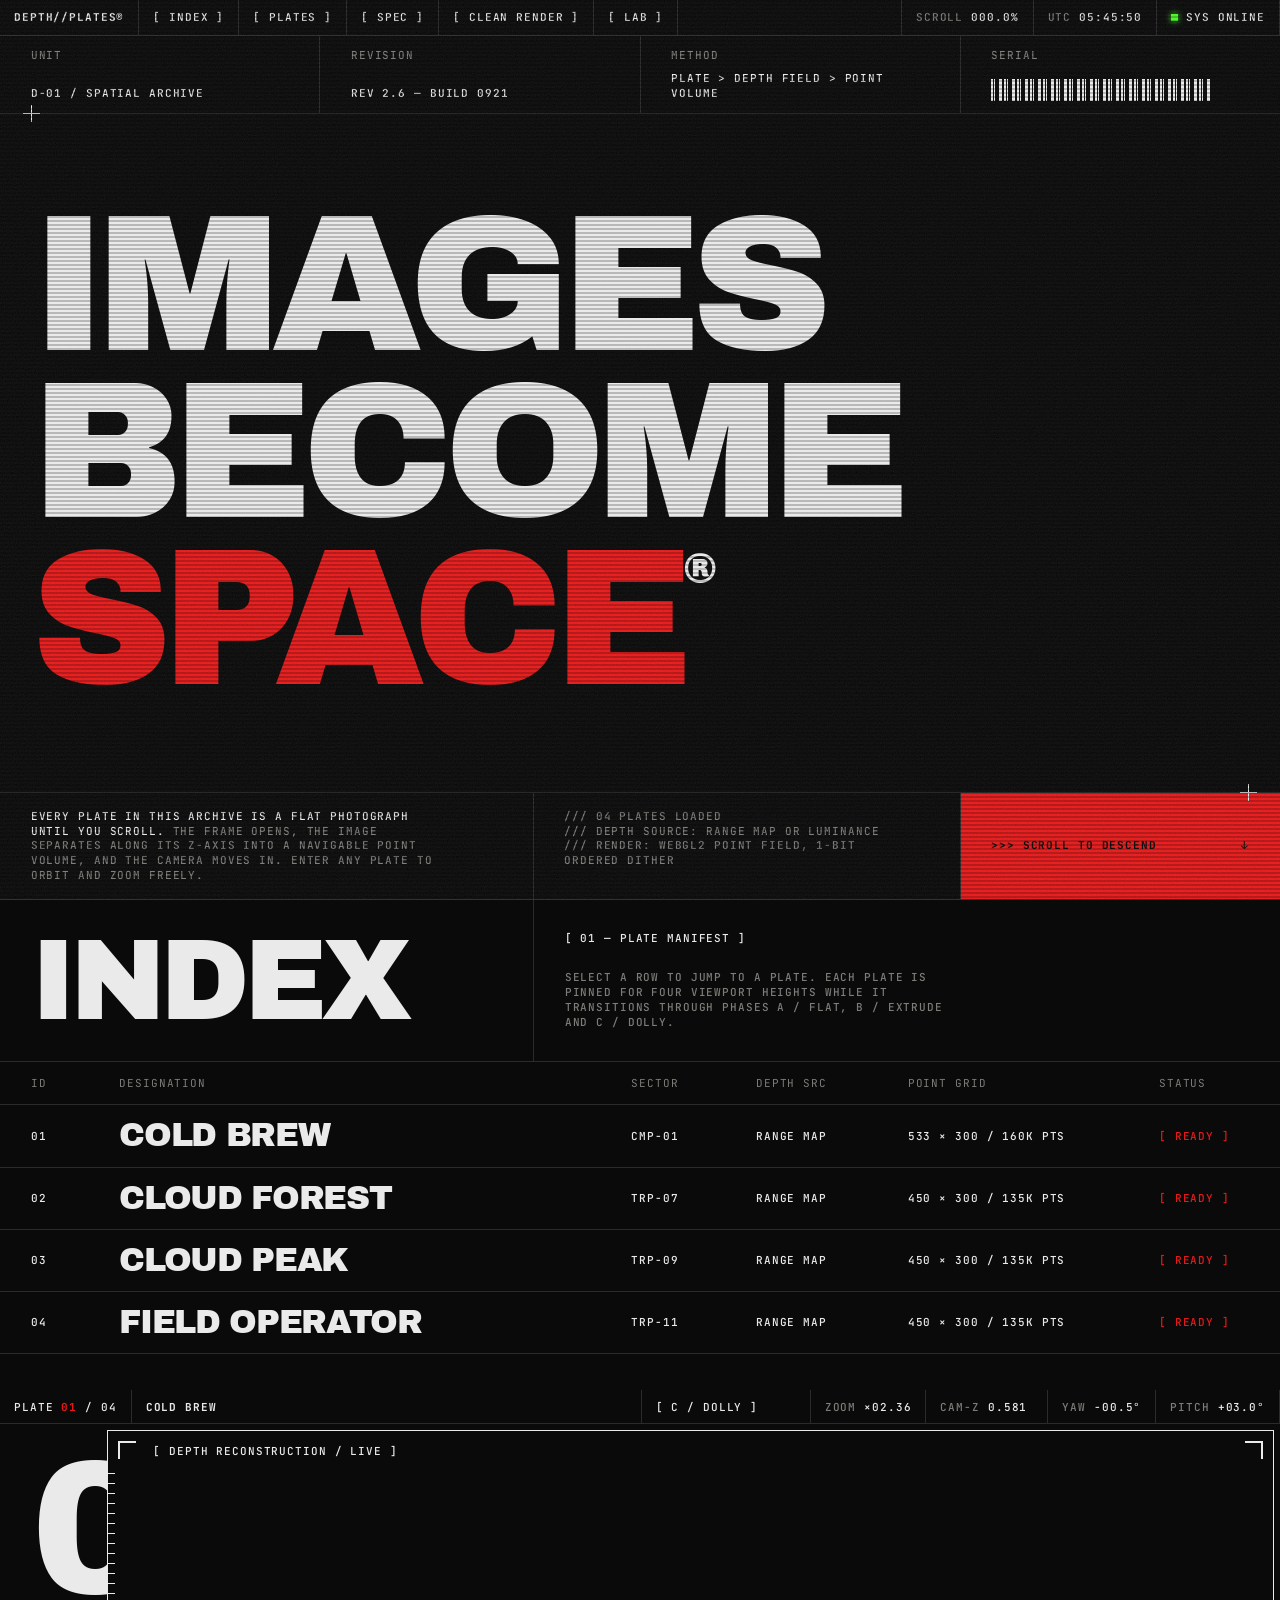
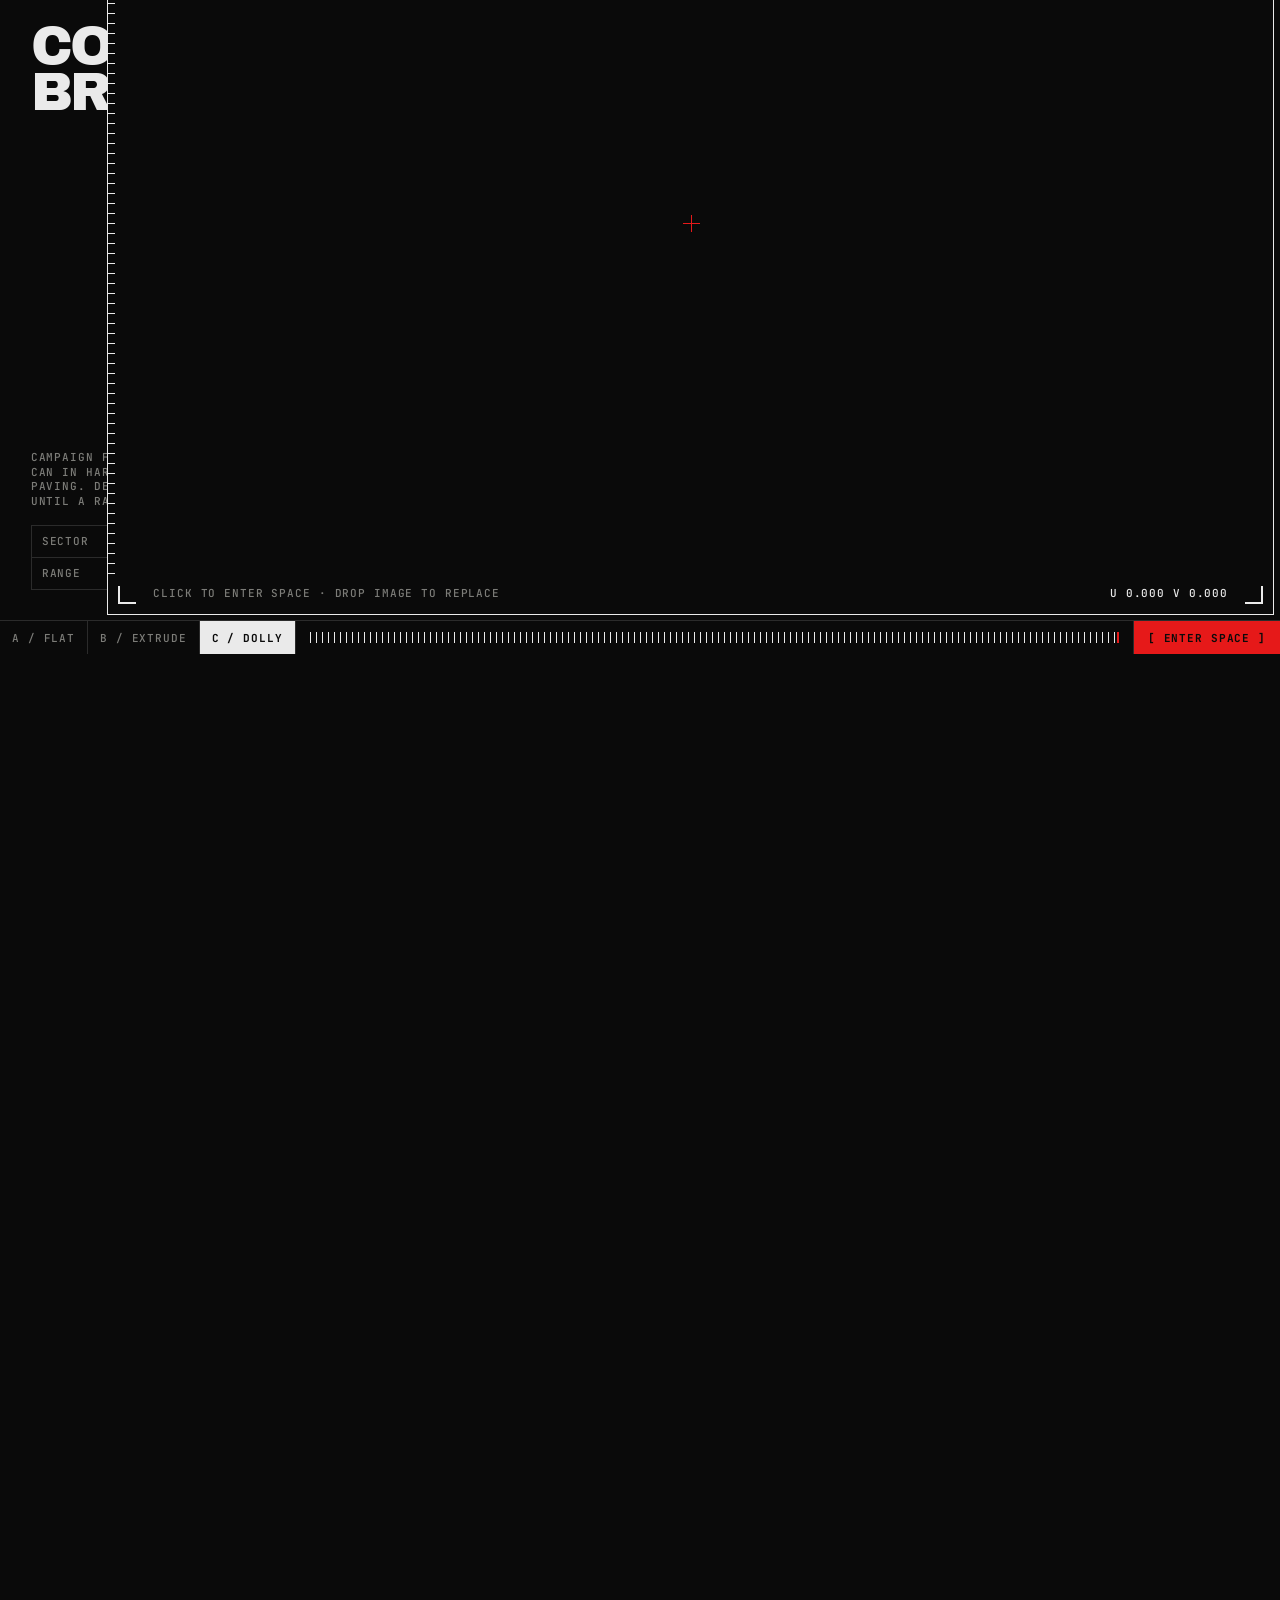
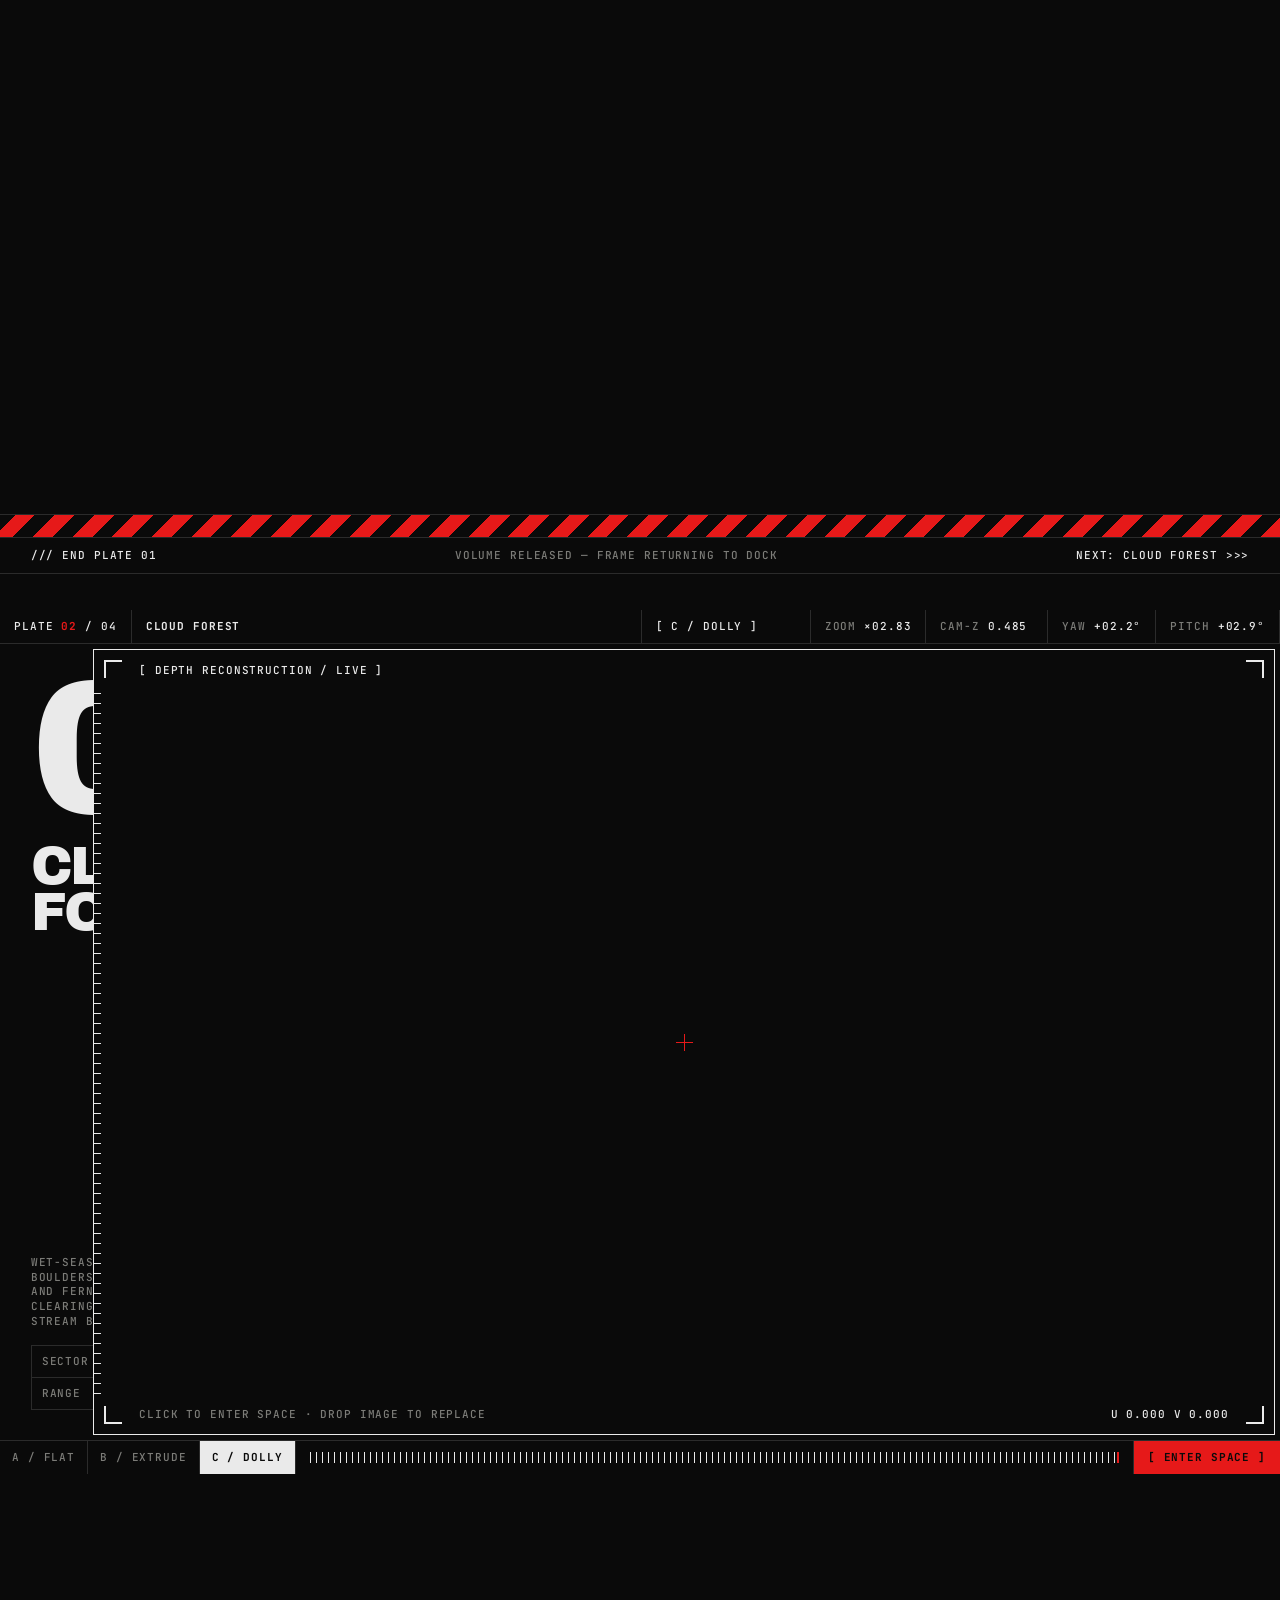
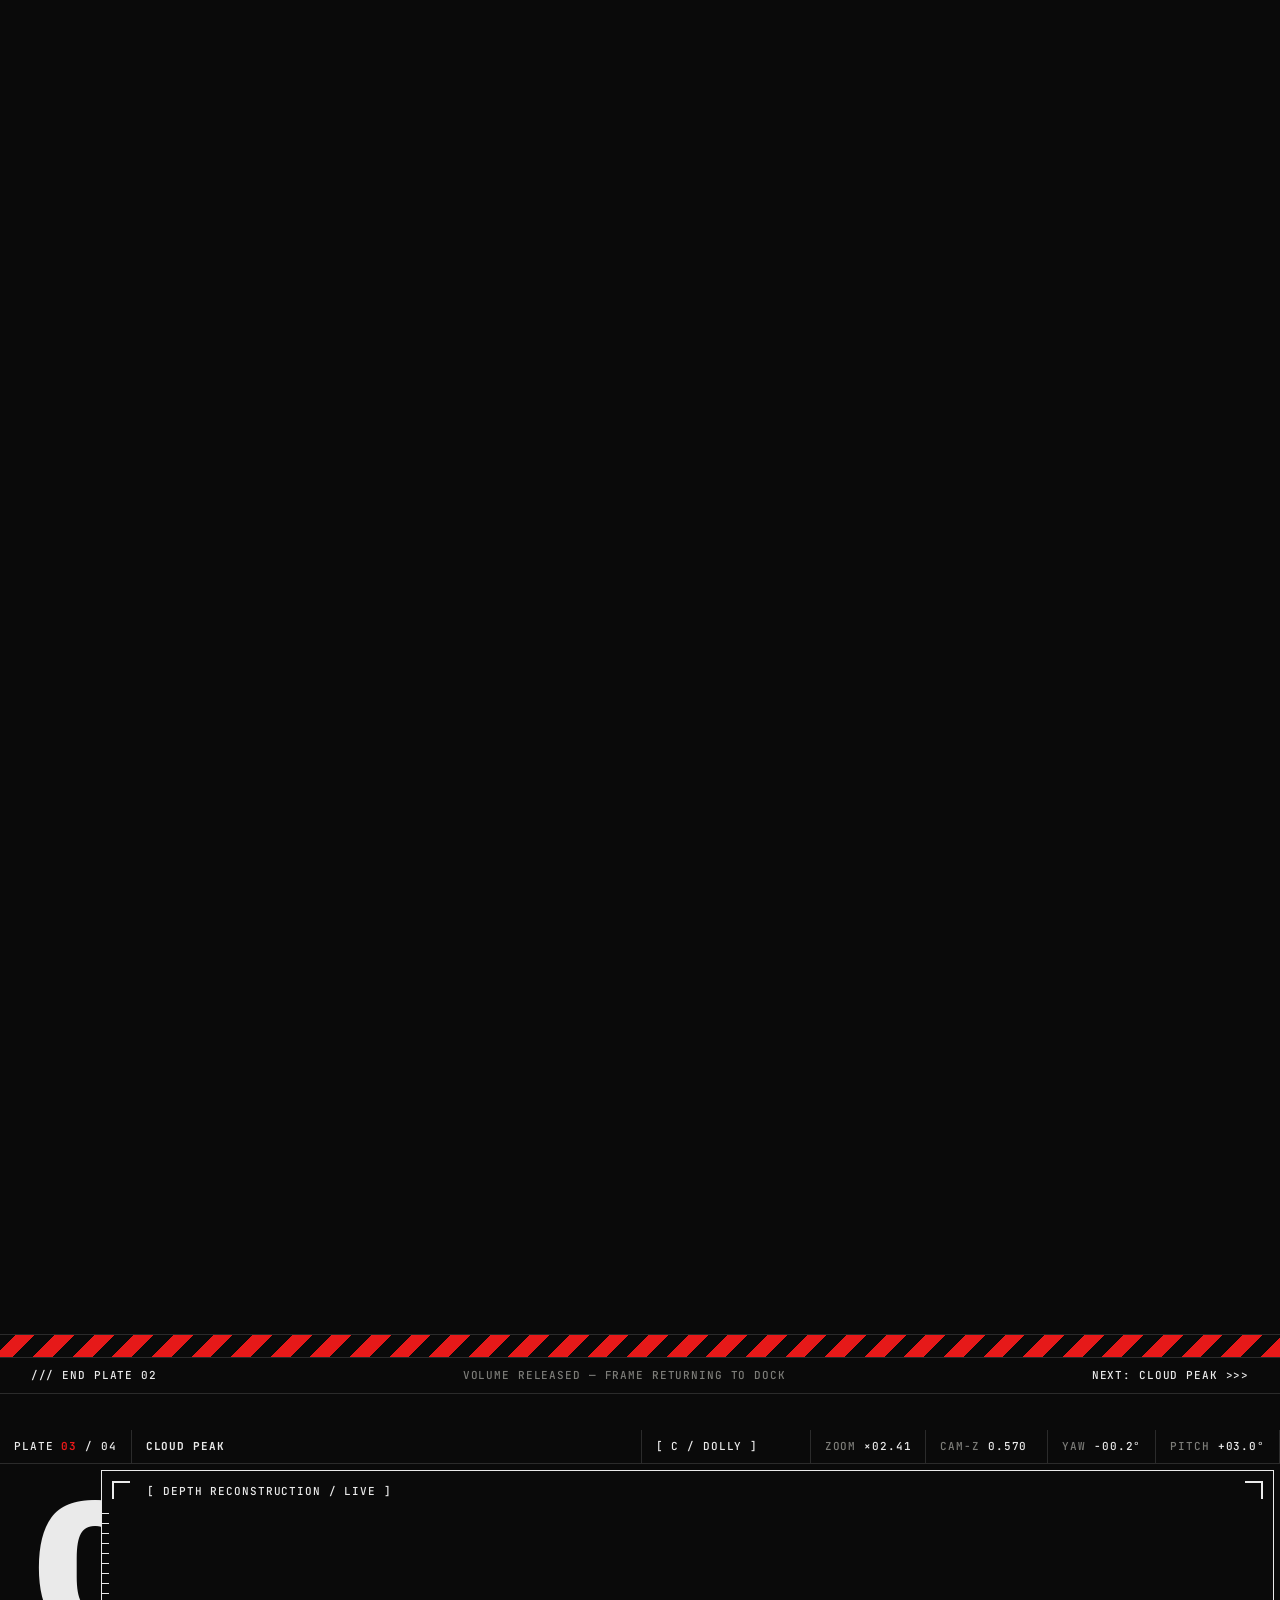
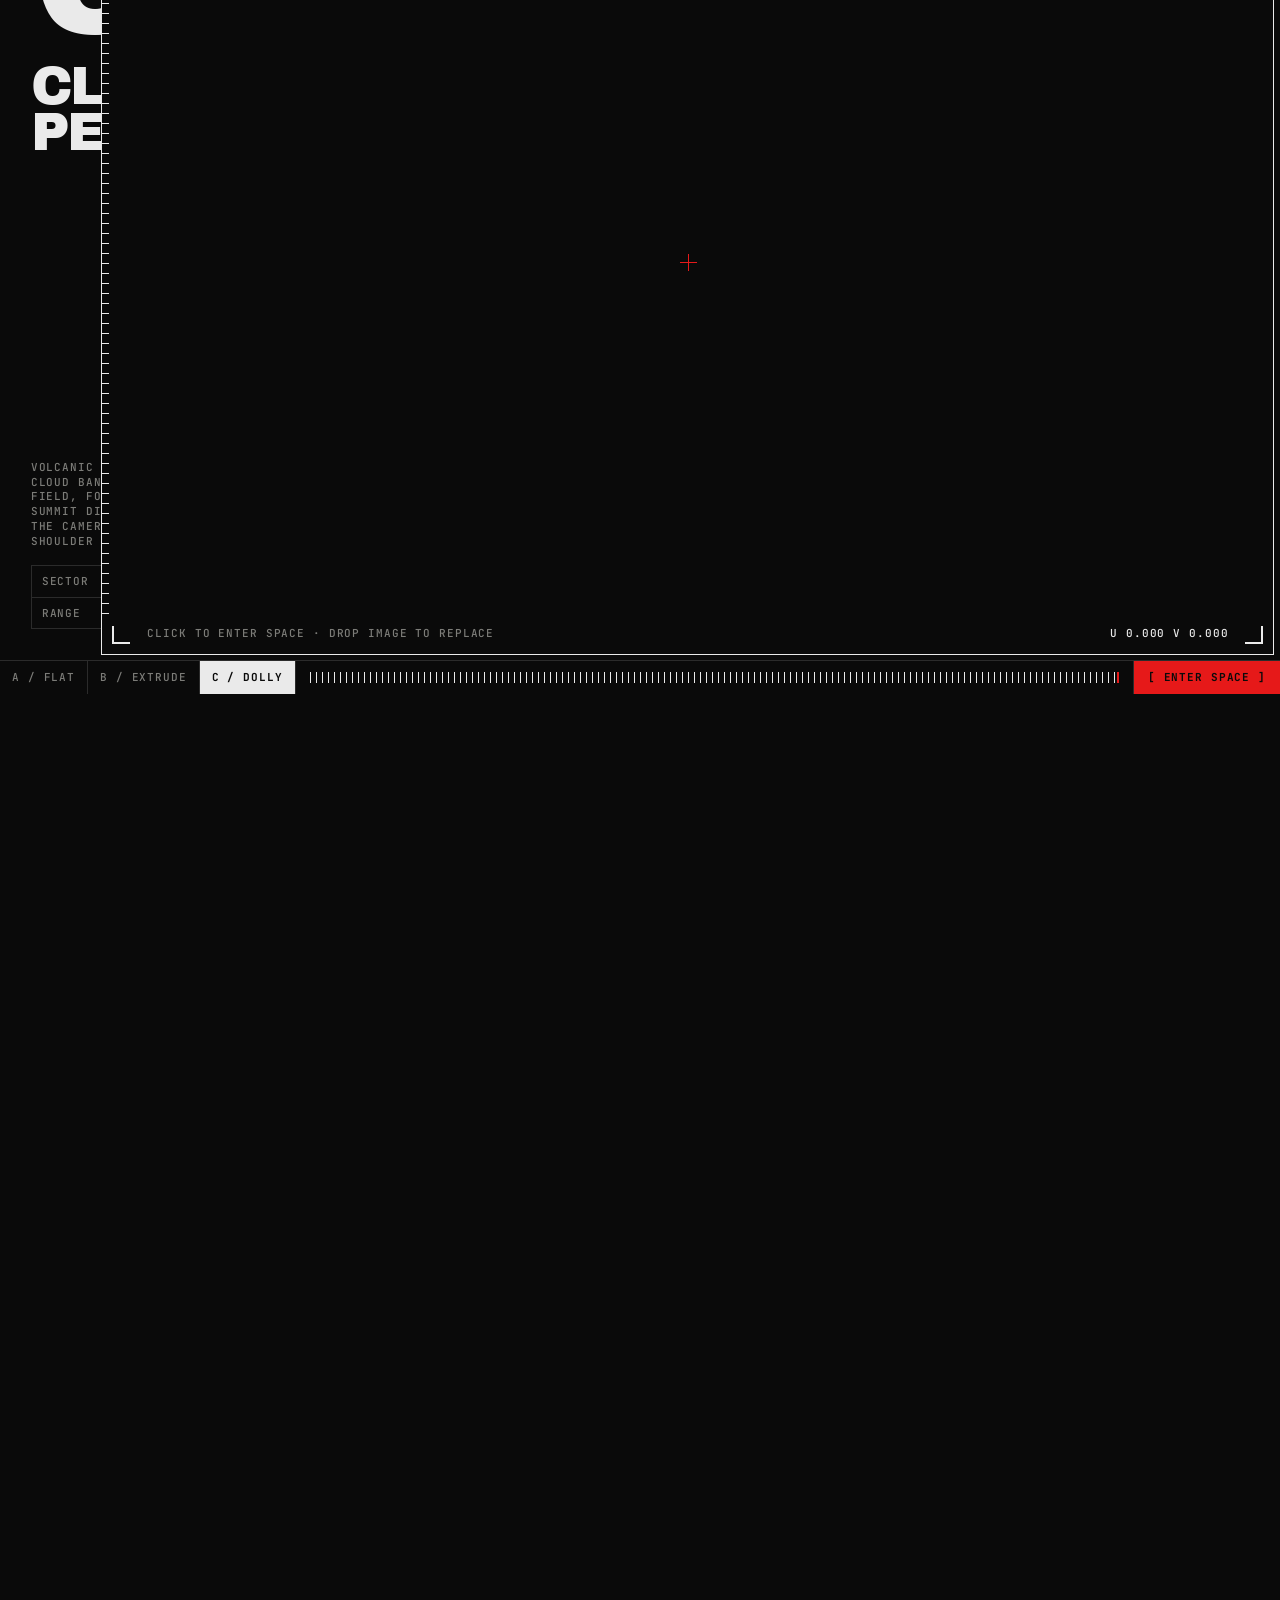
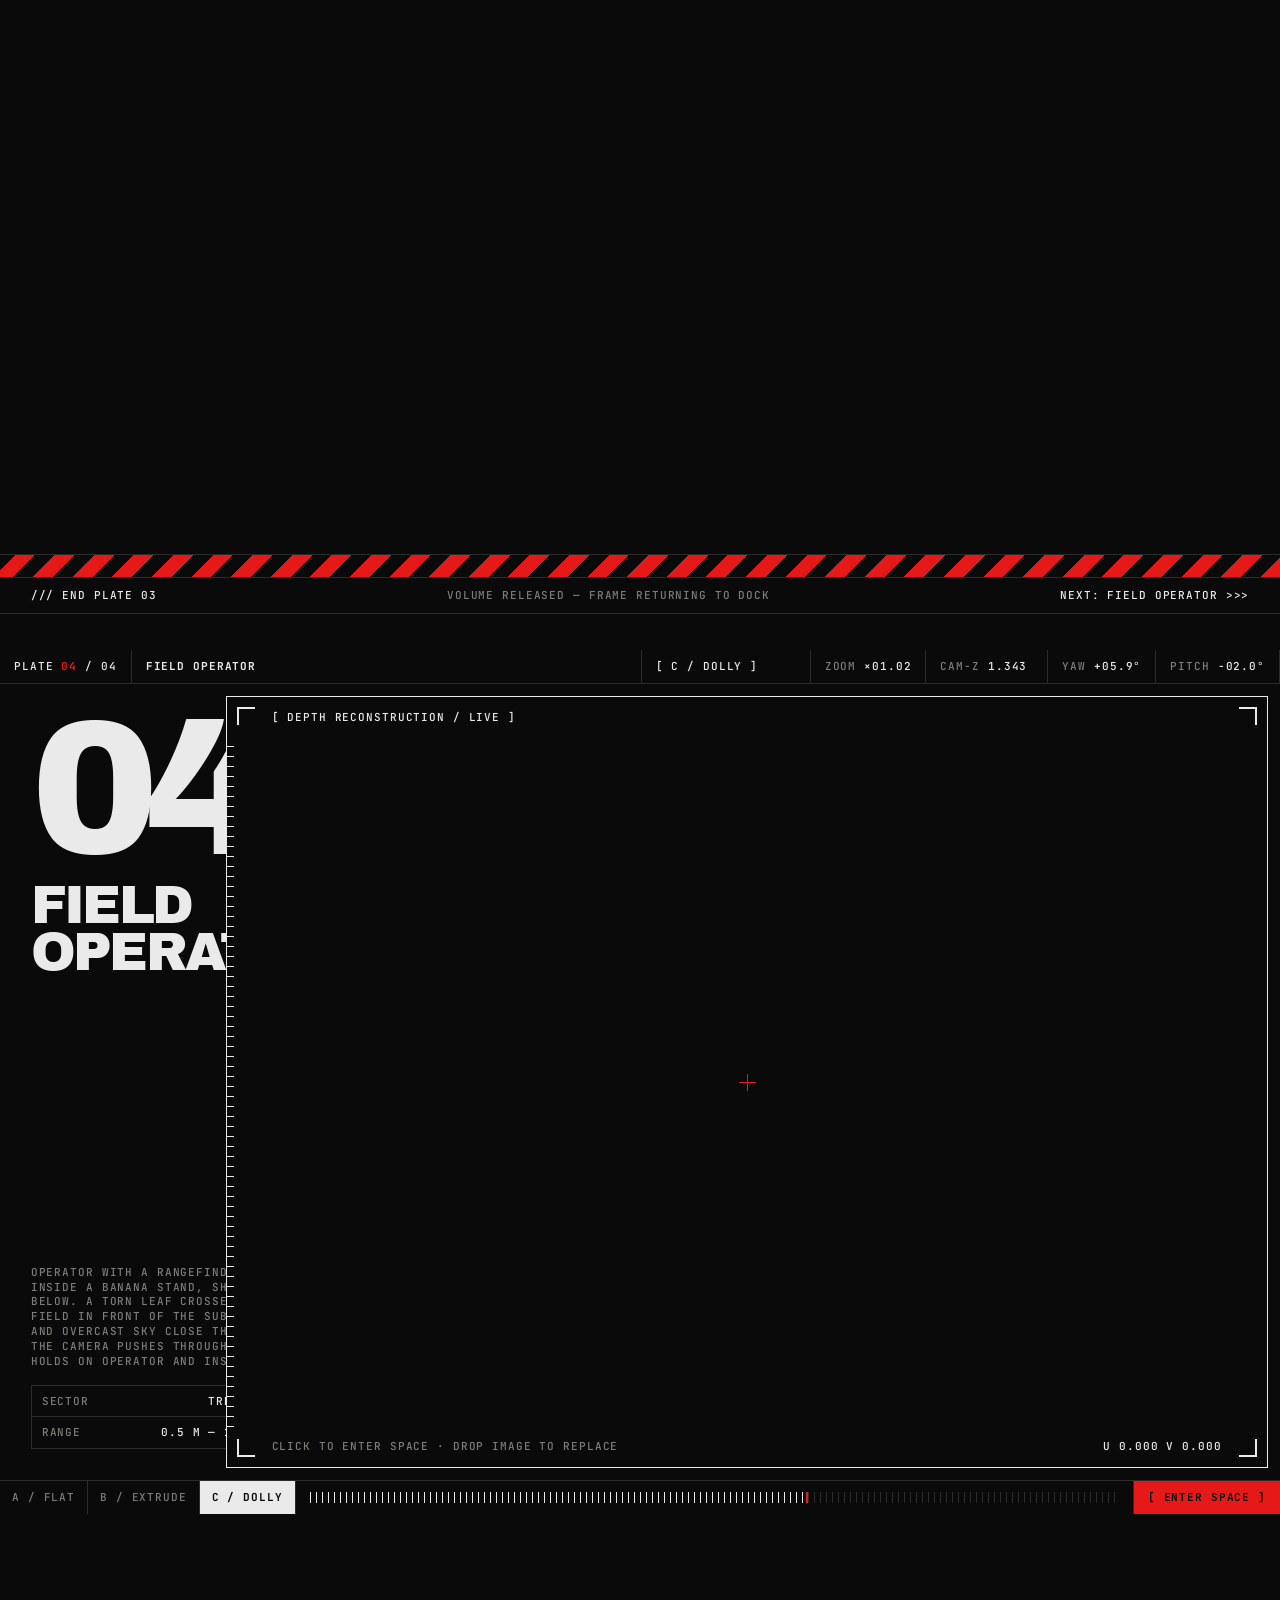
<file: index.html>
<!DOCTYPE html>
<html lang="en">
<head>
<meta charset="utf-8">
<meta name="viewport" content="width=device-width, initial-scale=1">
<title>DEPTH//PLATES® — Spatial Image Archive</title>
<link rel="icon" href="data:image/svg+xml,<svg xmlns='http://www.w3.org/2000/svg' viewBox='0 0 16 16'><rect width='16' height='16' fill='%230A0A0A'/><rect x='3' y='3' width='10' height='10' fill='%23E61919'/></svg>">
<link rel="preconnect" href="https://fonts.googleapis.com">
<link rel="preconnect" href="https://fonts.gstatic.com" crossorigin>
<link href="https://fonts.googleapis.com/css2?family=Archivo+Black&family=JetBrains+Mono:wght@400;500;700&display=swap" rel="stylesheet">
<style>
/* ==========================================================================
   DEPTH//PLATES — TACTICAL TELEMETRY SUBSTRATE (DARK ONLY)
   ========================================================================== */
:root{
  --bg:#0A0A0A; --fg:#EAEAEA; --dim:#7C7C78; --line:#2B2B2B;
  --red:#E61919; --green:#4AF626;
  --bar:36px; --strip:34px;
  --pad:clamp(16px,2.4vw,40px);
  --macro:"Archivo Black","Inter","Helvetica Neue",Arial,sans-serif;
  --mono:"JetBrains Mono",ui-monospace,"SF Mono",Menlo,monospace;
}
*,*::before,*::after{box-sizing:border-box;margin:0;padding:0;border-radius:0}
html{background:var(--bg);color:var(--fg);scrollbar-width:none;scroll-behavior:smooth}
html::-webkit-scrollbar{display:none}
html.locked{overflow:hidden}
body{font:500 11px/1.35 var(--mono);letter-spacing:.08em;text-transform:uppercase;-webkit-font-smoothing:antialiased;overflow-x:clip}
a{color:inherit;text-decoration:none}
button{font:inherit;letter-spacing:inherit;text-transform:inherit;color:inherit;background:none;border:0;cursor:pointer}
:focus-visible{outline:1px solid var(--red);outline-offset:-3px}
::selection{background:var(--red);color:var(--bg)}

/* GL surface sits behind the DOM; plate frames are transparent windows onto it */
#gl{position:fixed;inset:0;width:100%;height:100%;z-index:0;pointer-events:none}
.top,main,.end{position:relative;z-index:1}

/* analog degradation: scanlines + mechanical noise */
body::before,body::after{content:"";position:fixed;inset:0;pointer-events:none;z-index:100}
body::before{background:repeating-linear-gradient(0deg,transparent,transparent 2px,rgba(0,0,0,.22) 2px,rgba(0,0,0,.22) 4px)}
body::after{opacity:.07;background-image:url("data:image/svg+xml;utf8,<svg xmlns='http://www.w3.org/2000/svg' width='220' height='220'><filter id='n'><feTurbulence type='fractalNoise' baseFrequency='.9' numOctaves='2' stitchTiles='stitch'/><feColorMatrix values='0 0 0 0 1  0 0 0 0 1  0 0 0 0 1  0 0 0 1 0'/></filter><rect width='100%' height='100%' filter='url(%23n)'/></svg>")}

.macro{font-family:var(--macro);font-weight:400;text-transform:uppercase;letter-spacing:-.05em;line-height:.86}
.dim{color:var(--dim)}
.red{color:var(--red)}

/* ---------- TOP BAR ---------- */
.top{position:fixed;inset:0 0 auto 0;height:var(--bar);z-index:50;display:flex;background:var(--bg);border-bottom:1px solid var(--line)}
.top>*{display:flex;align-items:center;gap:8px;padding:0 14px;border-right:1px solid var(--line);white-space:nowrap}
.top .brand{font-weight:700}
.top nav{gap:0;padding:0}
.top nav a{display:flex;align-items:center;height:100%;padding:0 14px;border-right:1px solid var(--line)}
.top nav a:last-child{border-right:0}
.top nav a:hover{background:var(--fg);color:var(--bg)}
.top .fill{flex:1}
.top .sys i{width:7px;height:7px;background:var(--green);box-shadow:0 0 6px var(--green);animation:blink 1.6s steps(2) infinite}
@keyframes blink{50%{opacity:.25}}

/* ---------- HERO ---------- */
.hero{min-height:100vh;min-height:100svh;padding-top:var(--bar);display:grid;grid-template-rows:auto 1fr auto;border-bottom:1px solid var(--line)}
.cells{display:grid;grid-template-columns:repeat(4,1fr);gap:1px;background:var(--line);border-bottom:1px solid var(--line)}
.cells>*{background:var(--bg);padding:12px var(--pad);min-height:64px;display:flex;flex-direction:column;justify-content:space-between;gap:8px}
.cells dt{color:var(--dim)}
.barcode{height:22px;width:100%;max-width:220px;background:repeating-linear-gradient(90deg,var(--fg) 0 2px,transparent 2px 3px,var(--fg) 3px 4px,transparent 4px 8px,var(--fg) 8px 11px,transparent 11px 13px)}
.hero-type{position:relative;display:flex;align-items:center;padding:var(--pad)}
.hero h1{font-size:clamp(4rem,15.2vw,19rem)}
.hero h1 .red{position:relative}
.hero h1 sup{font-size:.22em;letter-spacing:0;vertical-align:top;position:relative;top:.35em;color:var(--fg)}
.xh{position:absolute;width:17px;height:17px;pointer-events:none}
.xh::before,.xh::after{content:"";position:absolute;background:var(--fg)}
.xh::before{left:8px;top:0;width:1px;height:17px}
.xh::after{top:8px;left:0;height:1px;width:17px}
.hero-foot{display:grid;grid-template-columns:5fr 4fr 3fr;gap:1px;background:var(--line);border-top:1px solid var(--line)}
.hero-foot>*{background:var(--bg);padding:16px var(--pad)}
.hero-foot p{color:var(--dim);padding-right:clamp(16px,6vw,96px)}
.hero-foot p b{color:var(--fg);font-weight:500}
.descend{display:flex;align-items:center;justify-content:space-between;color:var(--bg);background:var(--red)!important;font-weight:700}
.descend span:last-child{animation:nudge 1s steps(3) infinite}
@keyframes nudge{50%{transform:translateY(4px)}}

/* ---------- GENERIC SECTION HEAD ---------- */
.sec-head{display:grid;grid-template-columns:5fr 7fr;gap:1px;background:var(--line);border-bottom:1px solid var(--line)}
.sec-head>*{background:var(--bg);padding:var(--pad)}
.sec-head h2{font-size:clamp(3rem,9vw,11rem)}
.sec-head .note{display:flex;flex-direction:column;justify-content:space-between;gap:24px}
.sec-head .note p{max-width:56ch;color:var(--dim)}

/* ---------- MANIFEST ---------- */
.manifest table{width:100%;border-collapse:collapse}
.manifest th,.manifest td{text-align:left;padding:14px var(--pad);border-bottom:1px solid var(--line);font-weight:500;white-space:nowrap}
.manifest th{color:var(--dim);font-weight:400}
.manifest td.t{font-family:var(--macro);font-size:clamp(1.2rem,2.6vw,2.6rem);letter-spacing:-.04em;line-height:1;width:40%}
.manifest tbody tr{cursor:pointer}
.manifest tbody tr:hover{background:var(--fg);color:var(--bg)}
.manifest tbody tr:hover .ok{color:var(--bg)}
.manifest .ok{color:var(--red)}

/* ---------- HAZARD INTERSTITIAL ---------- */
.hazard{border-top:1px solid var(--line);border-bottom:1px solid var(--line)}
.hazard .stripe{height:22px;background:repeating-linear-gradient(-45deg,var(--red) 0 14px,var(--bg) 14px 28px)}
.hazard .txt{display:flex;justify-content:space-between;gap:16px;padding:10px var(--pad);border-top:1px solid var(--line);white-space:nowrap;overflow:hidden}

/* ---------- PLATE (PINNED STAGE) ---------- */
.plate{height:440vh;position:relative}
.stage{position:sticky;top:0;height:100vh;height:100svh;padding-top:var(--bar);display:grid;grid-template-rows:var(--strip) minmax(0,1fr) var(--strip)}
.strip{display:flex;background:var(--bg);border-bottom:1px solid var(--line);position:relative;z-index:3;min-width:0}
.strip-bot{border-bottom:0;border-top:1px solid var(--line)}
.strip .cell{display:flex;align-items:center;gap:8px;padding:0 14px;border-right:1px solid var(--line);white-space:nowrap}
.strip .cell b{color:var(--red);font-weight:700}
.strip .cell-title{flex:1;min-width:0;overflow:hidden;text-overflow:ellipsis;font-weight:700}
.strip .ro span{color:var(--dim)}
.strip output{display:inline-block;min-width:6.5ch;font-variant-numeric:tabular-nums}
.cell-phase output{min-width:20ch}

.main{position:relative;display:grid;grid-template-columns:5fr 7fr;min-height:0}
.info{position:relative;display:grid;grid-template-rows:auto auto 1fr;gap:clamp(10px,2vh,24px);padding:var(--pad);border-right:1px solid var(--line);overflow:hidden;min-height:0;will-change:clip-path}
.info .num{font-size:min(15vw,30vh);line-height:.78;letter-spacing:-.07em;display:flex;align-items:flex-start;gap:.06em}
.info .num small{font:500 11px/1 var(--mono);letter-spacing:.08em;color:var(--red);margin-top:.6em}
.info h2{font-size:clamp(1.8rem,4.2vw,4.6rem)}
.info .low{align-self:end;display:grid;gap:16px}
.info p{max-width:46ch;color:var(--dim)}
.info dl{display:grid;grid-template-columns:1fr 1fr;gap:1px;background:var(--line);border:1px solid var(--line)}
.info dl div{background:var(--bg);padding:8px 10px;display:flex;justify-content:space-between;gap:8px}
.info dt{color:var(--dim)}
.dock{margin:var(--pad);min-height:0}

.frame{position:absolute;left:0;top:0;border:1px solid var(--fg);overflow:hidden;cursor:zoom-in;z-index:2;user-select:none;-webkit-user-select:none}
.frame canvas.fallback{width:100%;height:100%;object-fit:cover;display:block}
.frame .br{position:absolute;width:18px;height:18px;border:2px solid var(--fg)}
.frame .tl{left:10px;top:10px;border-right:0;border-bottom:0}
.frame .tr{right:10px;top:10px;border-left:0;border-bottom:0}
.frame .bl{left:10px;bottom:10px;border-right:0;border-top:0}
.frame .brr{right:10px;bottom:10px;border-left:0;border-top:0}
.frame .xh{left:50%;top:50%;margin:-8px 0 0 -8px}
.frame .xh::before,.frame .xh::after{background:var(--red)}
.frame .ruler{position:absolute;left:0;top:40px;bottom:40px;width:7px;background:repeating-linear-gradient(0deg,var(--fg) 0 1px,transparent 1px 10px)}
.frame .tag{position:absolute;background:var(--bg);padding:3px 7px;white-space:nowrap;font-style:normal}
.frame figcaption.tag{left:38px;top:10px}
.frame samp.tag{right:38px;bottom:10px;font:inherit;font-variant-numeric:tabular-nums}
.frame .hint{left:38px;bottom:10px;color:var(--dim)}
.frame .hint .v{display:none}
.frame.over{border-color:var(--red)}

.phases{display:flex}
.phases span{display:flex;align-items:center;padding:0 12px;border-right:1px solid var(--line);color:var(--dim);white-space:nowrap}
.phases span.on{background:var(--fg);color:var(--bg);font-weight:700}
.ticks{flex:1;min-width:40px;position:relative;margin:11px 14px;background:repeating-linear-gradient(90deg,var(--line) 0 1px,transparent 1px 6px)}
.ticks i{position:absolute;inset:0 auto 0 0;width:0;background:repeating-linear-gradient(90deg,var(--fg) 0 1px,transparent 1px 6px);border-right:2px solid var(--red)}
.ctl{display:flex}
.ctl button{padding:0 14px;border-left:1px solid var(--line);white-space:nowrap;height:100%}
.ctl button:hover{background:var(--fg);color:var(--bg)}
.ctl .enter{background:var(--red);color:var(--bg);font-weight:700}
.ctl-view{display:none}
.ctl .save{display:none}
.plate.has-depth .ctl .save{display:block}
.plate.viewing .ctl-view{display:flex}
.plate.viewing .ctl-scroll,.plate.viewing .phases{display:none}
.plate.viewing .frame{cursor:grab;touch-action:none}
.plate.viewing .frame.drag{cursor:grabbing}
.plate.viewing .hint .v{display:inline}
.plate.viewing .hint .s{display:none}

/* ---------- SPEC ---------- */
.grid3{display:grid;grid-template-columns:repeat(3,1fr);gap:1px;background:var(--line);border-bottom:1px solid var(--line)}
.grid3>*{background:var(--bg);padding:var(--pad);display:grid;gap:18px;align-content:start;min-height:320px}
.grid3 .n{font-size:clamp(3rem,7vw,7rem);color:var(--red)}
.grid3 h3{font-family:var(--macro);font-weight:400;font-size:clamp(1.3rem,2.2vw,2.2rem);letter-spacing:-.04em;line-height:.95}
.grid3 p{color:var(--dim);max-width:44ch}
.keys{display:grid;grid-template-columns:repeat(4,1fr);gap:1px;background:var(--line);border-bottom:1px solid var(--line)}
.keys div{background:var(--bg);padding:14px var(--pad);display:flex;justify-content:space-between;align-items:center;gap:12px}
kbd{font:inherit;border:1px solid var(--fg);padding:2px 7px;white-space:nowrap}
pre.cfg{padding:var(--pad);font:inherit;text-transform:none;letter-spacing:.02em;color:var(--dim);border-bottom:1px solid var(--line);overflow-x:auto;line-height:1.6}
pre.cfg b{color:var(--fg);font-weight:500}

/* ---------- END ---------- */
.end{padding-top:0}
.end .big{padding:var(--pad);font-size:clamp(3.4rem,13vw,16rem)}
.end .cells{border-top:1px solid var(--line);border-bottom:0}

/* ---------- RESPONSIVE ---------- */
@media (max-width:1100px){.strip .ro.x{display:none}}
@media (max-width:820px){
  .top .hide-s,.strip .ro,.cell-phase{display:none!important}
  .cells{grid-template-columns:1fr 1fr}
  .hero-foot,.sec-head,.grid3{grid-template-columns:1fr}
  .keys{grid-template-columns:1fr 1fr}
  .manifest .hide-s{display:none}
  .main{grid-template-columns:1fr;grid-template-rows:auto minmax(0,1fr)}
  .info{border-right:0;border-bottom:1px solid var(--line);grid-template-rows:auto auto;gap:8px}
  .info .num{font-size:4.5rem}
  .info .low{display:none}
  .phases span:not(.on){display:none}
  .plate.viewing .ticks{display:none}
  .plate.has-depth .ctl .save{display:none}
  .plate.viewing .ctl-view{flex:1}
  .ctl-view button{flex:1;padding:0 4px}
  .ctl-view button:first-child{border-left:0}
  .frame .hint{display:none}
  .grid3>*{min-height:0}
}
@media (prefers-reduced-motion:reduce){html{scroll-behavior:auto}.top .sys i,.descend span:last-child{animation:none}}
</style>
</head>
<body>

<canvas id="gl" aria-hidden="true"></canvas>

<div class="top">
  <a class="brand" href="#top">DEPTH//PLATES®</a>
  <nav class="hide-s"><a href="#index">[ INDEX ]</a><a href="#plates">[ PLATES ]</a><a href="#spec">[ SPEC ]</a><a href="clean.html">[ CLEAN RENDER ]</a><a href="lab/index.html">[ LAB ]</a></nav>
  <span class="fill"></span>
  <span class="hide-s"><span class="dim">SCROLL</span> <output id="ro-scroll">000.0%</output></span>
  <span class="hide-s"><span class="dim">UTC</span> <output id="ro-utc">00:00:00</output></span>
  <span class="sys"><i></i> SYS ONLINE</span>
</div>

<main id="top">

  <!-- ======================= HERO ======================= -->
  <header class="hero">
    <dl class="cells">
      <div><dt>UNIT</dt><dd>D-01 / SPATIAL ARCHIVE</dd></div>
      <div><dt>REVISION</dt><dd>REV 2.6 — BUILD 0921</dd></div>
      <div><dt>METHOD</dt><dd>PLATE &gt; DEPTH FIELD &gt; POINT VOLUME</dd></div>
      <div><dt>SERIAL</dt><dd class="barcode" aria-hidden="true"></dd></div>
    </dl>
    <div class="hero-type">
      <i class="xh" style="left:calc(var(--pad) - 8px);top:-9px"></i>
      <i class="xh" style="right:calc(var(--pad) - 8px);bottom:-9px"></i>
      <h1 class="macro">IMAGES<br>BECOME<br><span class="red">SPACE</span><sup>®</sup></h1>
    </div>
    <div class="hero-foot">
      <p><b>EVERY PLATE IN THIS ARCHIVE IS A FLAT PHOTOGRAPH UNTIL YOU SCROLL.</b> THE FRAME OPENS, THE IMAGE SEPARATES ALONG ITS Z-AXIS INTO A NAVIGABLE POINT VOLUME, AND THE CAMERA MOVES IN. ENTER ANY PLATE TO ORBIT AND ZOOM FREELY.</p>
      <p>/// 04 PLATES LOADED<br>/// DEPTH SOURCE: RANGE MAP OR LUMINANCE<br>/// RENDER: WEBGL2 POINT FIELD, 1-BIT ORDERED DITHER</p>
      <a class="descend" href="#index"><span>&gt;&gt;&gt; SCROLL TO DESCEND</span><span>↓</span></a>
    </div>
  </header>

  <!-- ======================= MANIFEST ======================= -->
  <section class="manifest" id="index">
    <div class="sec-head">
      <h2 class="macro">INDEX</h2>
      <div class="note">
        <span>[ 01 — PLATE MANIFEST ]</span>
        <p>SELECT A ROW TO JUMP TO A PLATE. EACH PLATE IS PINNED FOR FOUR VIEWPORT HEIGHTS WHILE IT TRANSITIONS THROUGH PHASES A / FLAT, B / EXTRUDE AND C / DOLLY.</p>
      </div>
    </div>
    <table>
      <thead><tr><th>ID</th><th>DESIGNATION</th><th class="hide-s">SECTOR</th><th class="hide-s">DEPTH SRC</th><th class="hide-s">POINT GRID</th><th>STATUS</th></tr></thead>
      <tbody id="manifest-rows"></tbody>
    </table>
  </section>

  <!-- ======================= PLATES (generated from PLATES config) ======================= -->
  <div id="plates"></div>

  <!-- ======================= SPEC ======================= -->
  <section id="spec">
    <div class="sec-head">
      <h2 class="macro">SPEC</h2>
      <div class="note">
        <span>[ 02 — OPERATING PROCEDURE ]</span>
        <p>THE SAME THREE-PHASE SEQUENCE RUNS FOR EVERY PLATE. SCROLL DRIVES THE SEQUENCE; FREE INSPECTION HANDS THE CAMERA TO THE OPERATOR.</p>
      </div>
    </div>
    <div class="grid3">
      <article><span class="macro n">A</span><h3>FLAT PLATE</h3><p>THE IMAGE SITS DOCKED IN THE GRID AS A DENSE PIXEL FIELD. AS SCROLL BEGINS THE FRAME WIPES ACROSS THE DATA COLUMN UNTIL IT FILLS THE STAGE.</p></article>
      <article><span class="macro n">B</span><h3>DEPTH EXTRUSION</h3><p>EVERY POINT IS DISPLACED ALONG Z BY ITS DEPTH VALUE. POINTS SHRINK, THE VOLUME TILTS, AND A RED RANGE SWEEP PASSES THROUGH THE FIELD.</p></article>
      <article><span class="macro n">C</span><h3>DOLLY / FREE ZOOM</h3><p>THE CAMERA TRAVELS INTO THE VOLUME TOWARD THE PLATE'S FOCUS COORDINATE. PRESS ENTER SPACE TO TAKE CONTROL: ORBIT, PAN AND ZOOM UP TO ×16.</p></article>
    </div>
    <div class="keys">
      <div><span>ORBIT</span><kbd>DRAG</kbd></div>
      <div><span>ZOOM</span><kbd>WHEEL / PINCH</kbd></div>
      <div><span>PAN</span><kbd>SHIFT + DRAG</kbd></div>
      <div><span>RESET</span><kbd>DBL-CLICK / 0</kbd></div>
      <div><span>ZOOM STEP</span><kbd>+ / −</kbd></div>
      <div><span>NUDGE</span><kbd>ARROWS</kbd></div>
      <div><span>EXIT</span><kbd>ESC</kbd></div>
      <div><span>REPLACE PLATE</span><kbd>DROP IMAGE FILE</kbd></div>
    </div>
<pre class="cfg">// LOADING YOUR OWN IMAGES — edit the PLATES array at the bottom of this file:
//   { id:'01', title:'MY PLATE', <b>src:'images/01.jpg'</b>, <b>depth:'images/01-depth.png'</b>, focus:[0.5,0.5], ... }
// depth is optional (white = near). Without it, depth is derived from image luminance.
// Serve over http (e.g. python3 -m http.server) — browsers block WebGL textures from file://.
// Or just drag an image file onto any plate frame to test it instantly.</pre>
  </section>
</main>

<footer class="end">
  <div class="hazard"><div class="stripe"></div></div>
  <div class="macro big">END OF<br>TRANS<span class="red">/</span>MISSION</div>
  <dl class="cells">
    <div><dt>©</dt><dd>2026 DEPTH//PLATES®</dd></div>
    <div><dt>UNIT</dt><dd>D-01 / REV 2.6</dd></div>
    <div><dt>CHANNEL</dt><dd>&lt; ARCHIVE-OPEN &gt;</dd></div>
    <div><dt>RETURN</dt><dd><a href="#top">&gt;&gt;&gt; TOP OF DOCUMENT</a></dd></div>
  </dl>
</footer>

<script>
/* ==========================================================================
   CONFIG — one entry per plate.
   src/depth: image URLs (depth optional, white = near). If src is null or
   fails to load, the procedural generator named in `gen` is used instead.
   focus: [u,v] the scroll-driven dolly flies toward (0..1, origin top-left).
   Optional per plate: zoom (end of the scroll dolly, default 4.2), relief (depth strength, default 1),
   swing (how far the scripted camera yaws/pitches, default 1).
   ========================================================================== */
const PLATES = [
  { id:'01', title:'COLD BREW', src:'images/01.jpg', depth:'images/01-depth.png', gen:'monolith', focus:[0.37,0.44],
    body:'CAMPAIGN FRAME, HIGH ANGLE. SUBJECT AND CAN IN HARD DAYLIGHT AGAINST GLASS AND PAVING. DEPTH DERIVED FROM LUMINANCE UNTIL A RANGE MAP IS SUPPLIED.',
    meta:{SECTOR:'CMP-01',CAPTURE:'21.09 / 12:40',RANGE:'0.4 M — 9 M','DEPTH SRC':'LUMINANCE'} },
  { id:'02', title:'CLOUD FOREST', src:'images/02.webp', depth:'images/02-depth.png', gen:'ridges', focus:[0.40,0.46],
    body:'WET-SEASON UNDERSTOREY. MOSS-COVERED BOULDERS IN THE NEAR FIELD, BROADLEAF AND FERN CANOPY FRAMING A FOG-FILLED CLEARING. THE CAMERA TRAVELS UP THE STREAM BED INTO THE MIST.',
    meta:{SECTOR:'TRP-07',CAPTURE:'03.05 / 07:55',RANGE:'0.6 M — 40 M','DEPTH SRC':'AI RANGE MAP'} },
  { id:'03', title:'CLOUD PEAK', src:'images/03.webp', depth:'images/03-depth.png', gen:'ridges', focus:[0.68,0.42],
    body:'VOLCANIC RIDGELINE UNDER A COLLAPSING CLOUD BANK. DARK TREELINE IN THE NEAR FIELD, FORESTED SPURS IN THE MID FIELD, SUMMIT DISSOLVING INTO CLOUD AT RANGE. THE CAMERA CLIMBS TOWARD THE LIT SHOULDER OF THE PEAK.',
    meta:{SECTOR:'TRP-09',CAPTURE:'03.05 / 17:20',RANGE:'8 M — 6 KM','DEPTH SRC':'AI RANGE MAP'} },
  { id:'04', title:'FIELD OPERATOR', src:'images/04.jpg', depth:'images/04-depth.png', gen:'orbital', focus:[0.45,0.47], zoom:2.3, relief:.8, swing:-.7,
    body:'OPERATOR WITH A RANGEFINDER CAMERA INSIDE A BANANA STAND, SHOT ON FILM FROM BELOW. A TORN LEAF CROSSES THE NEAR FIELD IN FRONT OF THE SUBJECT; CANOPY AND OVERCAST SKY CLOSE THE FRAME BEHIND. THE CAMERA PUSHES THROUGH THE LEAVES AND HOLDS ON OPERATOR AND INSTRUMENT.',
    meta:{SECTOR:'TRP-11',CAPTURE:'04.05 / 18:05',RANGE:'0.5 M — 12 M','DEPTH SRC':'AI RANGE MAP'} },
];

/* ========================================================================== UTIL */
const $=(s,r=document)=>r.querySelector(s), $$=(s,r=document)=>[...r.querySelectorAll(s)];
const clamp=(x,a,b)=>Math.min(b,Math.max(a,x)), lerp=(a,b,t)=>a+(b-a)*t;
const ss=(a,b,x)=>{const t=clamp((x-a)/(b-a),0,1);return t*t*(3-2*t)};
const pad=(n,w,d)=>{const s=Math.abs(n).toFixed(d);return s.padStart(w,'0')};
const sgn=n=>(n<0?'−':'+');
const root=document.documentElement;
const narrow=matchMedia('(max-width:820px)');
const calm=matchMedia('(prefers-reduced-motion:reduce)');

/* ========================================================================== PROCEDURAL PLATES */
function mk(w,h){const canvas=document.createElement('canvas');canvas.width=w;canvas.height=h;return{canvas,ctx:canvas.getContext('2d')}}
function rng(s){return()=>{s|=0;s=s+0x6D2B79F5|0;let t=Math.imul(s^s>>>15,1|s);t=t+Math.imul(t^t>>>7,61|t)^t;return((t^t>>>14)>>>0)/4294967296}}
function hash2(x,y,s){let h=Math.imul(x,374761393)+Math.imul(y,668265263)+Math.imul(s,1442695041);h^=h>>>13;h=Math.imul(h,1274126177);return((h^h>>>16)>>>0)/4294967296}
function vnoise(x,y,s){const xi=Math.floor(x),yi=Math.floor(y),xf=x-xi,yf=y-yi,u=xf*xf*(3-2*xf),v=yf*yf*(3-2*yf);
  return lerp(lerp(hash2(xi,yi,s),hash2(xi+1,yi,s),u),lerp(hash2(xi,yi+1,s),hash2(xi+1,yi+1,s),u),v)}
function fbm(x,y,s,o=4){let a=.5,f=1,t=0,n=0;for(let i=0;i<o;i++){t+=a*vnoise(x*f,y*f,s+i);n+=a;a*=.5;f*=2}return t/n}
const gray=v=>{const c=Math.round(clamp(v,0,1)*255);return`rgb(${c},${c},${c})`};

const GEN={
  monolith(W,H){
    const C=mk(W,H),D=mk(W,H),g=C.ctx,z=D.ctx,R=rng(7),hz=H*.58;
    let gr=g.createLinearGradient(0,0,0,hz);gr.addColorStop(0,'#161616');gr.addColorStop(1,'#a3a29d');g.fillStyle=gr;g.fillRect(0,0,W,hz);
    z.fillStyle='#000';z.fillRect(0,0,W,H);
    g.fillStyle='#E61919';g.beginPath();g.arc(W*.72,hz*.6,H*.095,0,7);g.fill();
    z.fillStyle=gray(.04);z.beginPath();z.arc(W*.72,hz*.6,H*.095,0,7);z.fill();
    gr=g.createLinearGradient(0,hz,0,H);gr.addColorStop(0,'#77766f');gr.addColorStop(1,'#0c0c0c');g.fillStyle=gr;g.fillRect(0,hz,W,H-hz);
    gr=z.createLinearGradient(0,hz,0,H);gr.addColorStop(0,gray(.12));gr.addColorStop(1,gray(1));z.fillStyle=gr;z.fillRect(0,hz,W,H-hz);
    const L=6;
    for(let i=0;i<L;i++){
      const t=i/(L-1),n=Math.round(lerp(15,3,t)),yb=hz+(H-hz)*Math.pow(t,1.5)*.9+2,d=.12+.88*(yb-hz)/(H-hz);
      for(let k=0;k<n;k++){
        const w=W*lerp(.022,.12,t)*(.7+R()*.6),h=H*lerp(.1,.66,t)*(.45+R()*.75);
        let x=R();if(t>.7)x=x<.5?x*.5:.5+x*.5+.0;x=x*W*1.1-W*.05;if(t>.7&&x>W*.28&&x<W*.72)continue;
        const s=lerp(.58,.07,Math.pow(t,.7)),wl=w*.62;
        g.fillStyle=gray(s);g.fillRect(x,yb-h,wl,h);
        g.fillStyle=gray(s*.5);g.fillRect(x+wl,yb-h,w-wl,h);
        g.fillStyle=gray(s*.62);
        const step=Math.max(4,Math.round(lerp(5,22,t)));
        for(let y=yb-h+step;y<yb-2;y+=step)g.fillRect(x+wl*.12,y,wl*.76,Math.max(1,step*.22));
        z.fillStyle=gray(d);z.fillRect(x,yb-h,wl,h);
        const zg=z.createLinearGradient(x+wl,0,x+w,0);zg.addColorStop(0,gray(d));zg.addColorStop(1,gray(d-.06));z.fillStyle=zg;z.fillRect(x+wl,yb-h,w-wl,h);
      }
    }
    return{C:C.canvas,D:D.canvas};
  },
  ridges(W,H){
    const C=mk(W,H),D=mk(W,H),g=C.ctx,z=D.ctx;
    let gr=g.createLinearGradient(0,0,0,H*.7);gr.addColorStop(0,'#d9d7d0');gr.addColorStop(1,'#8e8c86');g.fillStyle=gr;g.fillRect(0,0,W,H);
    z.fillStyle='#000';z.fillRect(0,0,W,H);
    g.fillStyle='#E61919';g.beginPath();g.arc(W*.32,H*.36,H*.17,0,7);g.fill();
    z.fillStyle=gray(.03);z.beginPath();z.arc(W*.32,H*.36,H*.17,0,7);z.fill();
    const L=8;
    for(let i=0;i<L;i++){
      const t=i/(L-1),base=lerp(.46,.95,t)*H,amp=lerp(.07,.24,t)*H,fq=lerp(5.5,1.5,t),d=lerp(.1,.88,t);
      const path=c=>{c.beginPath();c.moveTo(0,H);for(let x=0;x<=W;x+=2){const n=fbm(x/W*fq+i*9.13,i*3.31,11,5),r=1-Math.abs(2*n-1);c.lineTo(x,base-amp*(r-.45)*1.7)}c.lineTo(W,H);c.closePath()};
      path(g);g.fillStyle=gray(lerp(.62,.03,Math.pow(t,.8)));g.fill();
      path(z);const zg=z.createLinearGradient(0,base-amp,0,H);zg.addColorStop(0,gray(d));zg.addColorStop(1,gray(d+.12));z.fillStyle=zg;z.fill();
    }
    return{C:C.canvas,D:D.canvas};
  },
  orbital(W,H){
    const C=mk(W,H),D=mk(W,H),ci=C.ctx.createImageData(W,H),di=D.ctx.createImageData(W,H),c=ci.data,d=di.data;
    const cx=W*.5,cy=H*.5,Rr=H*.33,ll=Math.hypot(.55,.45,.7),Lx=-.55/ll,Ly=-.45/ll,Lz=.7/ll;
    for(let y=0;y<H;y++)for(let x=0;x<W;x++){
      const dx=(x-cx)/Rr,dy=(y-cy)/Rr,r2=dx*dx+dy*dy,o=(y*W+x)*4;let l,dep;
      if(r2<1){const nz=Math.sqrt(1-r2),lam=Math.max(0,dx*Lx+dy*Ly+nz*Lz),lon=Math.atan2(dx,nz),lat=Math.asin(dy),
          n=fbm(lon*2.2+5,lat*2.2+3,23,5),band=.5+.5*Math.sin(lat*15+n*7);
        l=(.3+.7*(n*.55+band*.45))*(.03+lam*1.1);dep=.3+.6*nz}
      else{l=hash2(x,y,5)>.9984?.55+hash2(y,x,9)*.45:.03;dep=l>.5?.06:0}
      const v=clamp(l,0,1)*255;c[o]=c[o+1]=c[o+2]=v;c[o+3]=255;d[o]=d[o+1]=d[o+2]=dep*255;d[o+3]=255;
    }
    C.ctx.putImageData(ci,0,0);D.ctx.putImageData(di,0,0);
    const g=C.ctx,z=D.ctx,tilt=-.3,ct=Math.cos(tilt),st=Math.sin(tilt);
    [[1.75,'#E61919'],[1.93,'#9a9a96'],[2.02,'#E61919'],[2.2,'#5c5c5a']].forEach(([m,col],ri)=>{
      const a=Rr*m,b=Rr*m*.2,N=2600;
      for(let k=0;k<N;k++){const th=k/N*Math.PI*2,s=Math.sin(th),ex=Math.cos(th)*a,ey=s*b,x=cx+ex*ct-ey*st,y=cy+ex*st+ey*ct;
        if(s<0&&Math.hypot(x-cx,y-cy)<Rr)continue;if(hash2(k,ri,3)<.18)continue;
        g.fillStyle=col;g.fillRect(x,y,3,2);z.fillStyle=gray(.6+.38*s*(m/2.2));z.fillRect(x,y,3,2)}
    });
    return{C:C.canvas,D:D.canvas};
  }
};

/* image loading */
const loadImg=src=>new Promise((ok,no)=>{const i=new Image();i.onload=()=>ok(i);i.onerror=()=>no(new Error('load failed: '+src));i.src=src});
function fit(img,max){const s=Math.min(1,max/Math.max(img.naturalWidth,img.naturalHeight)),m=mk(Math.round(img.naturalWidth*s),Math.round(img.naturalHeight*s));m.ctx.drawImage(img,0,0,m.canvas.width,m.canvas.height);return m.canvas}
function lumaDepth(src){const m=mk(Math.round(src.width/2),Math.round(src.height/2));m.ctx.filter='grayscale(1) blur(3px)';m.ctx.drawImage(src,0,0,m.canvas.width,m.canvas.height);return m.canvas}
async function source(cfg){
  if(cfg.src){try{const C=fit(await loadImg(cfg.src),1536);const D=cfg.depth?fit(await loadImg(cfg.depth),1280):lumaDepth(C);return{C,D,auto:!cfg.depth}}
    catch(e){console.warn('[DEPTH//PLATES] '+e.message+' — using procedural plate')}}
  return GEN[cfg.gen||'monolith'](1024,640);
}

/* AI depth: Depth Anything V2 (small) via transformers.js, runs locally in the browser.
   Loaded lazily, only for plates that have an image but no depth map. */
const AUTO_DEPTH=true;
const DEFAULT_MONO=0;          // 0 = original colour, 1 = monochrome phosphor (per plate: mono:1 in PLATES)
let depthPipe,depthQueue=Promise.resolve();
async function estimateDepth(canvas){
  const T=await import('https://cdn.jsdelivr.net/npm/@huggingface/transformers@3');
  depthPipe??=(async()=>{
    const id='onnx-community/depth-anything-v2-small';
    if(navigator.gpu){try{return await T.pipeline('depth-estimation',id,{device:'webgpu',dtype:'fp16'})}catch(e){console.warn('[DEPTH//PLATES] webgpu unavailable, using wasm',e)}}
    return T.pipeline('depth-estimation',id,{device:'wasm',dtype:'q8'});
  })();
  const pipe=await depthPipe,run=depthQueue.then(()=>pipe(T.RawImage.fromCanvas(canvas)));depthQueue=run.catch(()=>{});   // one inference at a time
  const {depth}=await run;
  return depth.toCanvas();                         // white = near
}
async function autoDepth(pl,C){
  if(!AUTO_DEPTH||!gl)return;
  const tag=$('figcaption',pl.frame),token=pl.token=Symbol();
  tag.textContent='[ ESTIMATING DEPTH / LOADING MODEL ]';
  try{let D=await estimateDepth(C);if(pl.token!==token)return;
    if(!(D instanceof HTMLCanvasElement)){const m=mk(D.width,D.height);m.ctx.drawImage(D,0,0);D=m.canvas}
    const t=tex(D);gl.deleteTexture(pl.texD);pl.texD=t;pl.depthCanvas=D;
    tag.textContent='[ DEPTH RECONSTRUCTION / AI RANGE MAP ]';pl.el.classList.add('has-depth')}
  catch(e){console.warn('[DEPTH//PLATES] depth estimation failed — luminance depth in use',e);tag.textContent='[ DEPTH RECONSTRUCTION / LUMINANCE ]'}
}

/* ========================================================================== DOM BUILD */
const total=String(PLATES.length).padStart(2,'0');
$('#manifest-rows').innerHTML=PLATES.map(p=>`
  <tr data-go="plate-${p.id}"><td>${p.id}</td><td class="t">${p.title}</td><td class="hide-s">${p.meta.SECTOR||'—'}</td>
  <td class="hide-s">${p.depth||!p.src?'RANGE MAP':'LUMINANCE'}</td><td class="hide-s"><output data-grid="${p.id}">— × —</output></td><td class="ok">[ READY ]</td></tr>`).join('');
$('#plates').innerHTML=PLATES.map((p,i)=>`
  <section class="plate" id="plate-${p.id}" aria-label="Plate ${p.id}: ${p.title}">
    <div class="stage">
      <header class="strip">
        <span class="cell">PLATE <b>${p.id}</b>/ ${total}</span>
        <span class="cell cell-title">${p.title}</span>
        <span class="cell cell-phase"><output data-k="phase">[ A / FLAT ]</output></span>
        <span class="cell ro"><span>ZOOM</span><output data-k="zoom">×01.00</output></span>
        <span class="cell ro"><span>CAM-Z</span><output data-k="camz">0.000</output></span>
        <span class="cell ro x"><span>YAW</span><output data-k="yaw">+00.0°</output></span>
        <span class="cell ro x"><span>PITCH</span><output data-k="pitch">+00.0°</output></span>
      </header>
      <div class="main">
        <article class="info">
          <div class="macro num">${p.id}<small>/// UNIT D-01</small></div>
          <h2 class="macro">${p.title.replace(' ','<br>')}</h2>
          <div class="low">
            <p>${p.body}</p>
            <dl>${Object.entries(p.meta).map(([k,v])=>`<div><dt>${k}</dt><dd>${v}</dd></div>`).join('')}</dl>
          </div>
        </article>
        <div class="dock"></div>
        <figure class="frame" tabindex="0" role="button" aria-label="Enter 3D space for plate ${p.id}">
          <i class="br tl"></i><i class="br tr"></i><i class="br bl"></i><i class="br brr"></i><i class="xh"></i><span class="ruler"></span>
          <figcaption class="tag">[ DEPTH RECONSTRUCTION / LIVE ]</figcaption>
          <span class="tag hint"><span class="s">CLICK TO ENTER SPACE · DROP IMAGE TO REPLACE</span><span class="v">DRAG ORBIT · WHEEL ZOOM · SHIFT+DRAG PAN · DBL-CLICK RESET</span></span>
          <samp class="tag" data-k="uv">U 0.000 V 0.000</samp>
        </figure>
      </div>
      <footer class="strip strip-bot">
        <div class="phases"><span>A / FLAT</span><span>B / EXTRUDE</span><span>C / DOLLY</span></div>
        <div class="ticks"><i></i></div>
        <div class="ctl ctl-scroll"><button class="enter" data-act="enter">[ ENTER SPACE ]</button></div>
        <div class="ctl ctl-view">
          <button data-act="out" aria-label="Zoom out">[ − ]</button><button data-act="in" aria-label="Zoom in">[ + ]</button>
          <button data-act="reset">[ RESET ]</button><button data-act="save" class="save">[ SAVE DEPTH ]</button><button data-act="mono">[ MONO ]</button><button data-act="exit">[ EXIT · ESC ]</button>
        </div>
      </footer>
    </div>
  </section>
  ${i<PLATES.length-1?`<div class="hazard"><div class="stripe"></div><div class="txt"><span>/// END PLATE ${p.id}</span><span class="dim">VOLUME RELEASED — FRAME RETURNING TO DOCK</span><span>NEXT: ${PLATES[i+1].title} &gt;&gt;&gt;</span></div></div>`:''}
`).join('');
$$('[data-go]').forEach(r=>r.addEventListener('click',()=>$('#'+r.dataset.go).scrollIntoView()));

/* ========================================================================== GL ENGINE */
const FOV=40*Math.PI/180,TAN=Math.tan(FOV/2),P11=1/TAN,DS=.6,ZMIN=.55,ZMAX=16;
const canvas=$('#gl');
const gl=canvas.getContext('webgl2',{antialias:false,alpha:true,premultipliedAlpha:true});
let dpr=1,prog,U={};

const VS=`#version 300 es
layout(location=0) in vec2 aUV;
uniform sampler2D uColor,uDepthTex;uniform mat4 uMVP;uniform float uAspect,uDepthAmt,uDS,uPointPx;
out vec3 vCol;out float vD;
void main(){
  vCol=textureLod(uColor,aUV,0.).rgb;
  vD=dot(textureLod(uDepthTex,aUV,0.).rgb,vec3(.299,.587,.114));
  vec3 p=vec3((aUV.x-.5)*uAspect,.5-aUV.y,(vD-.5)*uDS*uDepthAmt);
  gl_Position=uMVP*vec4(p,1.);
  gl_PointSize=max(1.,uPointPx/gl_Position.w);
}`;
const FS=`#version 300 es
precision highp float;
in vec3 vCol;in float vD;
uniform float uMono,uDepthAmt,uScan,uDitherPx;
out vec4 o;
const float M[16]=float[16](0.,8.,2.,10.,12.,4.,14.,6.,3.,11.,1.,9.,15.,7.,13.,5.);
void main(){
  float l=dot(vCol,vec3(.299,.587,.114));
  float redness=smoothstep(.24,.44,vCol.r-max(vCol.g,vCol.b));
  vec3 mono=mix(vec3(l)*.918,vec3(.902,.098,.098),redness);      // phosphor white + hazard red survives
  vec3 c=mix(vCol,mono,uMono);
  c*=mix(1.,mix(.55,1.12,vD),uDepthAmt);                             // range falloff
  ivec2 q=ivec2(mod(floor(gl_FragCoord.xy/uDitherPx),4.));
  float th=(M[q.x+q.y*4]+.5)/16.;
  c=mix(c,floor(c*4.+th)/4.,.85);                                  // low bit-depth ordered dither
  float band=step(abs(vD-uScan),.0045)*step(.05,uDepthAmt);
  o=vec4(mix(c,vec3(.902,.098,.098),band),1.);
}`;

function initGL(){
  const sh=(t,s)=>{const x=gl.createShader(t);gl.shaderSource(x,s);gl.compileShader(x);if(!gl.getShaderParameter(x,gl.COMPILE_STATUS))throw new Error(gl.getShaderInfoLog(x));return x};
  prog=gl.createProgram();gl.attachShader(prog,sh(gl.VERTEX_SHADER,VS));gl.attachShader(prog,sh(gl.FRAGMENT_SHADER,FS));gl.linkProgram(prog);
  if(!gl.getProgramParameter(prog,gl.LINK_STATUS))throw new Error(gl.getProgramInfoLog(prog));
  gl.useProgram(prog);
  ['uColor','uDepthTex','uMVP','uAspect','uDepthAmt','uDS','uPointPx','uMono','uScan','uDitherPx'].forEach(n=>U[n]=gl.getUniformLocation(prog,n));
  gl.uniform1i(U.uColor,0);gl.uniform1i(U.uDepthTex,1);gl.uniform1f(U.uDS,DS);
  gl.enable(gl.DEPTH_TEST);
}
function tex(src){const t=gl.createTexture();gl.bindTexture(gl.TEXTURE_2D,t);
  gl.texImage2D(gl.TEXTURE_2D,0,gl.RGBA,gl.RGBA,gl.UNSIGNED_BYTE,src);
  for(const[k,v]of[[gl.TEXTURE_MIN_FILTER,gl.LINEAR],[gl.TEXTURE_MAG_FILTER,gl.LINEAR],[gl.TEXTURE_WRAP_S,gl.CLAMP_TO_EDGE],[gl.TEXTURE_WRAP_T,gl.CLAMP_TO_EDGE]])gl.texParameteri(gl.TEXTURE_2D,k,v);return t}

/* mat4, column-major */
const I=()=>{const o=new Float32Array(16);o[0]=o[5]=o[10]=o[15]=1;return o};
function mul(a,b){const o=new Float32Array(16);for(let c=0;c<4;c++)for(let r=0;r<4;r++){let s=0;for(let k=0;k<4;k++)s+=a[k*4+r]*b[c*4+k];o[c*4+r]=s}return o}
function persp(asp,n,f){const o=new Float32Array(16);o[0]=P11/asp;o[5]=P11;o[10]=(f+n)/(n-f);o[11]=-1;o[14]=2*f*n/(n-f);return o}
function trans(x,y,z){const o=I();o[12]=x;o[13]=y;o[14]=z;return o}
function rotX(a){const o=I(),c=Math.cos(a),s=Math.sin(a);o[5]=c;o[6]=s;o[9]=-s;o[10]=c;return o}
function rotY(a){const o=I(),c=Math.cos(a),s=Math.sin(a);o[0]=c;o[2]=-s;o[8]=s;o[10]=c;return o}
const fitDist=(A,Af)=>Math.min(1,A/Af)/(2*TAN);   // distance at which the flat plate exactly covers the frame

/* ========================================================================== PLATES */
const plates=PLATES.map(cfg=>{
  const el=$('#plate-'+cfg.id),o={};$$('[data-k]',el).forEach(n=>o[n.dataset.k]=n);
  return{cfg,el,stage:$('.stage',el),main:$('.main',el),info:$('.info',el),dock:$('.dock',el),frame:$('.frame',el),
    phases:$$('.phases span',el),tick:$('.ticks i',el),title:$('.cell-title',el),monoBtn:$('[data-act=mono]',el),o,
    A:1.6,count:0,vao:null,texC:null,texD:null,ready:false,p:0,view:null,mono:cfg.mono??DEFAULT_MONO,monoCur:cfg.mono??DEFAULT_MONO,
    cur:{e:0,depth:0,yaw:0,pitch:0,zoom:1,cx:0,cy:0,fill:1.25}};
});
let viewer=null,mx=.5,my=.5;
plates.forEach(pl=>pl.monoBtn.textContent=pl.mono?'[ RGB ]':'[ MONO ]');

function setSource(pl,C,D){
  pl.A=C.width/C.height;
  const rows=narrow.matches?200:300,cols=Math.round(rows*pl.A),uv=new Float32Array(rows*cols*2);
  for(let y=0,i=0;y<rows;y++)for(let x=0;x<cols;x++){uv[i++]=(x+.5)/cols;uv[i++]=(y+.5)/rows}
  if(gl){
    const tc=tex(C),td=tex(D);                       // throws SecurityError on tainted sources
    [pl.texC,pl.texD].forEach(t=>t&&gl.deleteTexture(t));pl.texC=tc;pl.texD=td;
    pl.vao=gl.createVertexArray();gl.bindVertexArray(pl.vao);
    gl.bindBuffer(gl.ARRAY_BUFFER,gl.createBuffer());gl.bufferData(gl.ARRAY_BUFFER,uv,gl.STATIC_DRAW);
    gl.enableVertexAttribArray(0);gl.vertexAttribPointer(0,2,gl.FLOAT,false,0,0);
  }else{$$('canvas.fallback',pl.frame).forEach(c=>c.remove());C.className='fallback';pl.frame.prepend(C)}
  pl.rows=rows;pl.count=rows*cols;pl.ready=true;
  const g=$(`[data-grid="${pl.cfg.id}"]`);if(g)g.textContent=`${cols} × ${rows} / ${(pl.count/1000).toFixed(0)}K PTS`;
}
async function boot(pl){
  let s=await source(pl.cfg);
  try{setSource(pl,s.C,s.D);if(s.auto)autoDepth(pl,s.C)}catch(e){console.warn('[DEPTH//PLATES] texture blocked ('+e.name+') — serve over http. Using procedural plate.');s=GEN[pl.cfg.gen||'monolith'](1024,640);setSource(pl,s.C,s.D)}
}

/* scroll-driven camera script */
function scripted(pl){
  const p=pl.p,e=ss(0,.22,p),dep=ss(.2,.55,p),zt=ss(.55,.95,p),f=pl.cfg.focus||[.5,.5];
  const sw=pl.cfg.swing??1;
  return{e,depth:dep,yaw:(-.38*dep+.56*zt)*sw,pitch:(.12*dep-.07*zt)*sw,zoom:Math.pow(pl.cfg.zoom??4.2,zt),
    cx:(f[0]-.5)*pl.A*zt,cy:(.5-f[1])*zt,fill:lerp(1.25,.88,dep)};
}
const VIEW0=()=>({yaw:-.3,pitch:.1,zoom:1,cx:0,cy:0});
function clampPan(pl,v){const k=Math.max(0,1-1/v.zoom);v.cx=clamp(v.cx,-pl.A/2*k,pl.A/2*k);v.cy=clamp(v.cy,-.5*k,.5*k)}
function zoomAt(pl,factor,x,y){
  const v=pl.view;if(!v)return;const r=pl.frame.getBoundingClientRect(),Af=r.width/r.height,d0=fitDist(pl.A,Af);
  const nx=x==null?0:((x-r.left)/r.width)*2-1,ny=y==null?0:-(((y-r.top)/r.height)*2-1);
  const z1=clamp(v.zoom*factor,ZMIN,ZMAX),c0=d0/v.zoom,c1=d0/z1;
  const wx=v.cx+nx*TAN*Af*c0,wy=v.cy+ny*TAN*c0;
  v.zoom=z1;v.cx=wx-nx*TAN*Af*c1;v.cy=wy-ny*TAN*c1;clampPan(pl,v);
}

/* viewer mode: lock scroll, hand the camera to the operator */
function enter(pl){
  if(viewer||!pl.ready)return;
  const top=pl.el.getBoundingClientRect().top+scrollY,span=pl.el.offsetHeight-innerHeight;
  root.style.scrollBehavior='auto';scrollTo(0,top+span*.56);
  root.classList.add('locked');pl.el.classList.add('viewing');pl.view=VIEW0();viewer=pl;
  pl.frame.setAttribute('aria-label','3D space active. Drag to orbit, wheel to zoom, escape to exit.');
}
function exit(){
  if(!viewer)return;const pl=viewer;pl.view=null;viewer=null;
  pl.el.classList.remove('viewing');root.classList.remove('locked');root.style.scrollBehavior='';
  pl.frame.setAttribute('aria-label','Enter 3D space for plate '+pl.cfg.id);
}

/* ========================================================================== INPUT */
plates.forEach(pl=>{
  const f=pl.frame,ptrs=new Map();let pinch=0;
  f.addEventListener('click',()=>{if(!pl.view)enter(pl)});
  f.addEventListener('keydown',e=>{if((e.key==='Enter'||e.key===' ')&&!pl.view){e.preventDefault();enter(pl)}});
  f.addEventListener('dblclick',()=>{if(pl.view)pl.view=VIEW0()});
  f.addEventListener('wheel',e=>{if(!pl.view)return;e.preventDefault();zoomAt(pl,Math.exp(-e.deltaY*(e.ctrlKey?.012:.0016)),e.clientX,e.clientY)},{passive:false});
  f.addEventListener('pointerdown',e=>{if(!pl.view)return;f.setPointerCapture(e.pointerId);ptrs.set(e.pointerId,{x:e.clientX,y:e.clientY});f.classList.add('drag');pinch=0});
  f.addEventListener('pointermove',e=>{
    const r=f.getBoundingClientRect(),Af=r.width/r.height,c=pl.cur,cz=fitDist(pl.A,Af)/c.zoom;
    const u=(c.cx+(((e.clientX-r.left)/r.width)*2-1)*TAN*Af*cz)/pl.A+.5,v=.5-(c.cy-(((e.clientY-r.top)/r.height)*2-1)*TAN*cz);
    pl.o.uv.textContent=`U ${clamp(u,0,1).toFixed(3)} V ${clamp(v,0,1).toFixed(3)}`;
    const pt=ptrs.get(e.pointerId);if(!pl.view||!pt)return;
    const dx=e.clientX-pt.x,dy=e.clientY-pt.y;pt.x=e.clientX;pt.y=e.clientY;
    if(ptrs.size===2){const[a,b]=[...ptrs.values()],d=Math.hypot(a.x-b.x,a.y-b.y);if(pinch)zoomAt(pl,d/pinch,(a.x+b.x)/2,(a.y+b.y)/2);pinch=d}
    else if(e.shiftKey){const w=2*TAN*cz/r.height;pl.view.cx-=dx*w;pl.view.cy+=dy*w;clampPan(pl,pl.view)}
    else{pl.view.yaw=clamp(pl.view.yaw+dx*.004,-.75,.75);pl.view.pitch=clamp(pl.view.pitch+dy*.004,-.5,.5)}
  });
  const up=e=>{ptrs.delete(e.pointerId);pinch=0;if(!ptrs.size)f.classList.remove('drag')};
  f.addEventListener('pointerup',up);f.addEventListener('pointercancel',up);
  /* drop an image file to replace the plate */
  f.addEventListener('dragover',e=>{e.preventDefault();f.classList.add('over')});
  f.addEventListener('dragleave',()=>f.classList.remove('over'));
  f.addEventListener('drop',async e=>{e.preventDefault();f.classList.remove('over');
    const file=[...e.dataTransfer.files].find(x=>x.type.startsWith('image/'));if(!file)return;
    const url=URL.createObjectURL(file);try{const C=fit(await loadImg(url),1536);pl.el.classList.remove('has-depth');pl.depthCanvas=null;setSource(pl,C,lumaDepth(C));pl.title.textContent='USER PLATE / '+file.name;autoDepth(pl,C)}finally{URL.revokeObjectURL(url)}});
  pl.el.addEventListener('click',e=>{const a=e.target.closest('[data-act]')?.dataset.act;if(!a)return;
    if(a==='enter')enter(pl);else if(a==='exit')exit();else if(a==='in')zoomAt(pl,1.5);else if(a==='out')zoomAt(pl,1/1.5);
    else if(a==='reset')pl.view=VIEW0();
    else if(a==='save'&&pl.depthCanvas)pl.depthCanvas.toBlob(b=>{const l=document.createElement('a');l.href=URL.createObjectURL(b);l.download=`${pl.cfg.id}-depth.png`;l.click();setTimeout(()=>URL.revokeObjectURL(l.href),1e3)});else if(a==='mono'){pl.mono=pl.mono?0:1;pl.monoBtn.textContent=pl.mono?'[ RGB ]':'[ MONO ]'}});
});
addEventListener('keydown',e=>{
  if(!viewer)return;const v=viewer.view,s=.06/v.zoom;
  const k={Escape:()=>exit(),'+':()=>zoomAt(viewer,1.4),'=':()=>zoomAt(viewer,1.4),'-':()=>zoomAt(viewer,1/1.4),'0':()=>viewer.view=VIEW0(),
    ArrowLeft:()=>v.cx-=s,ArrowRight:()=>v.cx+=s,ArrowUp:()=>v.cy+=s,ArrowDown:()=>v.cy-=s}[e.key];
  if(k){e.preventDefault();k();if(viewer)clampPan(viewer,viewer.view)}
});
addEventListener('pointermove',e=>{mx=e.clientX/innerWidth;my=e.clientY/innerHeight},{passive:true});

/* ========================================================================== FRAME LOOP */
function resize(){dpr=Math.min(devicePixelRatio||1,2);const w=Math.round(innerWidth*dpr),h=Math.round(innerHeight*dpr);if(canvas.width!==w||canvas.height!==h){canvas.width=w;canvas.height=h}}
const roScroll=$('#ro-scroll'),roUtc=$('#ro-utc');
let last=performance.now();

function tick(now){
  const dt=Math.min(.05,(now-last)/1000);last=now;const k=1-Math.exp(-dt*9),vh=innerHeight;
  resize();
  roScroll.textContent=pad(scrollY/Math.max(1,root.scrollHeight-vh)*100,5,1)+'%';
  if(gl){gl.disable(gl.SCISSOR_TEST);gl.clearColor(0,0,0,0);gl.clear(gl.COLOR_BUFFER_BIT)}

  for(const pl of plates){
    const sr=pl.el.getBoundingClientRect();
    if(sr.bottom<-50||sr.top>vh+50)continue;
    pl.p=clamp(-sr.top/(sr.height-vh),0,1);

    /* targets: operator (viewer) or scroll script */
    const t=pl.view?{e:1,depth:1,fill:.88,...pl.view}:scripted(pl),c=pl.cur;
    for(const key in c)c[key]=lerp(c[key],t[key],k);
    pl.monoCur=lerp(pl.monoCur,pl.mono,k);

    /* frame geometry: dock rect -> full stage */
    const d=pl.dock,m=pl.main,L=lerp(d.offsetLeft,0,c.e),T=lerp(d.offsetTop,0,c.e),W=lerp(d.offsetWidth,m.clientWidth,c.e),H=lerp(d.offsetHeight,m.clientHeight,c.e);
    const fs=pl.frame.style;fs.left=L+'px';fs.top=T+'px';fs.width=W+'px';fs.height=H+'px';
    pl.info.style.clipPath=narrow.matches?`inset(0 0 ${Math.max(0,pl.info.offsetTop+pl.info.offsetHeight-T)}px 0)`:`inset(0 ${Math.max(0,pl.info.offsetLeft+pl.info.offsetWidth-L)}px 0 0)`;

    /* telemetry */
    const Af=W/H,d0=fitDist(pl.A,Af),camZ=d0/c.zoom,ph=pl.view?3:pl.p<.22?0:pl.p<.55?1:2;
    pl.o.phase.textContent=['[ A / FLAT ]','[ B / EXTRUDE ]','[ C / DOLLY ]','[ FREE INSPECTION ]'][ph];
    pl.phases.forEach((s,i)=>s.classList.toggle('on',i===ph));
    pl.tick.style.width=(pl.p*100).toFixed(2)+'%';
    pl.o.zoom.textContent='×'+pad(c.zoom,5,2);pl.o.camz.textContent=camZ.toFixed(3);
    pl.o.yaw.textContent=sgn(c.yaw)+pad(c.yaw*57.2958,4,1)+'°';pl.o.pitch.textContent=sgn(c.pitch)+pad(c.pitch*57.2958,4,1)+'°';

    if(!gl||!pl.ready)continue;
    /* draw into the frame's rect */
    const fr=pl.frame.getBoundingClientRect(),vx=Math.round(fr.left*dpr),vy=Math.round((vh-fr.bottom)*dpr),vw=Math.round(fr.width*dpr),vhp=Math.round(fr.height*dpr);
    const sx=Math.max(0,vx),sy=Math.max(0,vy),sw=Math.min(canvas.width,vx+vw)-sx,shh=Math.min(canvas.height,vy+vhp)-sy;
    if(sw<=0||shh<=0)continue;
    gl.enable(gl.SCISSOR_TEST);gl.viewport(vx,vy,vw,vhp);gl.scissor(sx,sy,sw,shh);
    gl.clearColor(.039,.039,.039,1);gl.clear(gl.COLOR_BUFFER_BIT|gl.DEPTH_BUFFER_BIT);
    const par=pl.view||calm.matches?0:c.depth,yaw=c.yaw+(mx-.5)*.14*par,pitch=c.pitch+(my-.5)*.09*par;
    const mvp=mul(persp(Af,.02,10),mul(trans(-c.cx,-c.cy,-camZ),mul(rotX(pitch),rotY(yaw))));
    gl.uniformMatrix4fv(U.uMVP,false,mvp);
    gl.uniform1f(U.uDS,DS*(pl.cfg.relief??1));gl.uniform1f(U.uAspect,pl.A);gl.uniform1f(U.uDepthAmt,c.depth);gl.uniform1f(U.uMono,pl.monoCur);
    gl.uniform1f(U.uPointPx,(1/pl.rows)*c.fill*P11*vhp*.5);
    gl.uniform1f(U.uScan,calm.matches?-1:(now*.00016)%1.3-.15);gl.uniform1f(U.uDitherPx,dpr*1.5);
    gl.activeTexture(gl.TEXTURE0);gl.bindTexture(gl.TEXTURE_2D,pl.texC);gl.activeTexture(gl.TEXTURE1);gl.bindTexture(gl.TEXTURE_2D,pl.texD);
    gl.bindVertexArray(pl.vao);gl.drawArrays(gl.POINTS,0,pl.count);
  }
  requestAnimationFrame(tick);
}

/* ========================================================================== BOOT */
setInterval(()=>roUtc.textContent=new Date().toISOString().slice(11,19),1000);
try{if(gl)initGL()}catch(e){console.error(e)}
if(!gl)console.warn('[DEPTH//PLATES] WebGL2 unavailable — plates shown flat.');
Promise.all(plates.map(boot)).then(()=>requestAnimationFrame(tick));
</script>
</body>
</html>
</file>
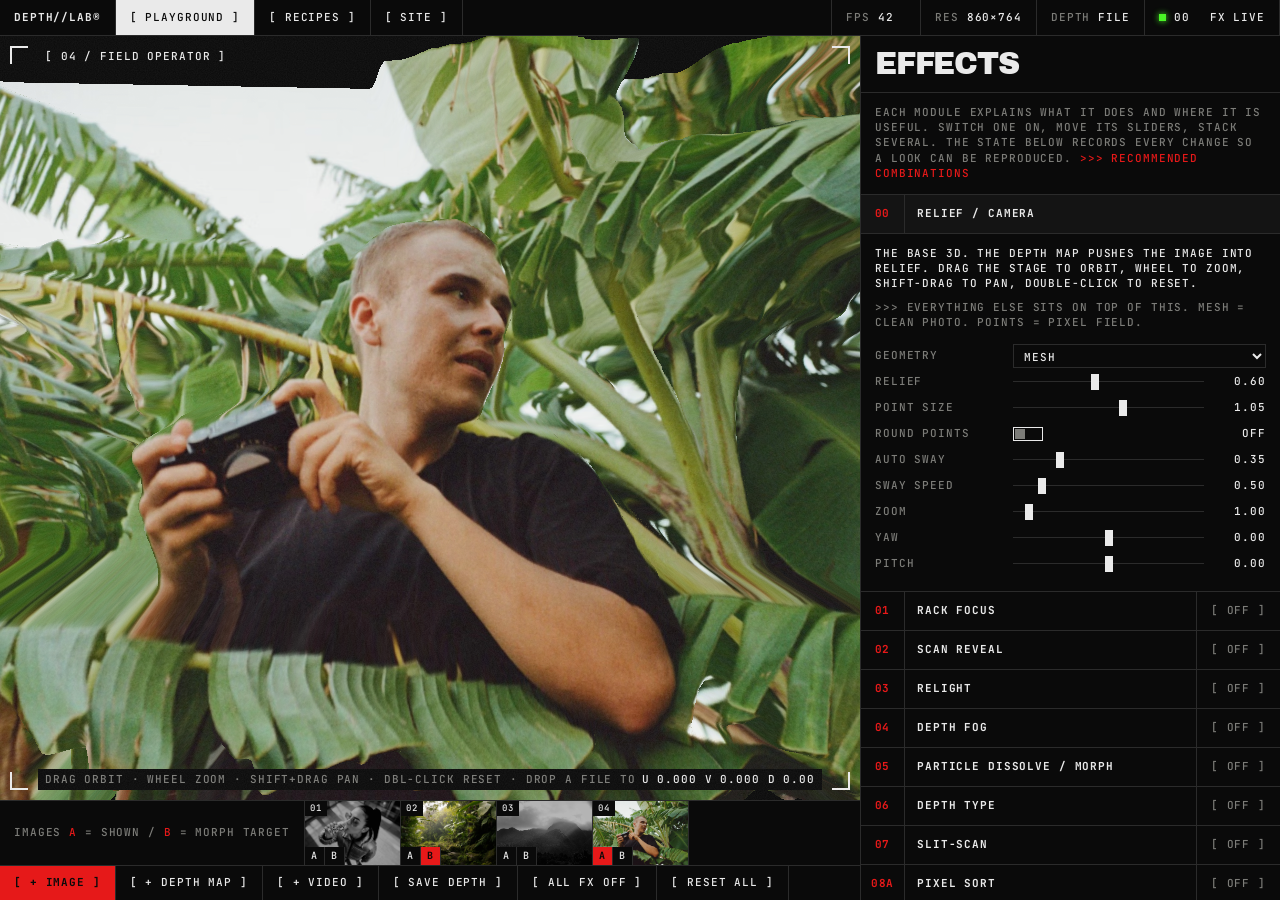
<file: lab/index.html>
<!DOCTYPE html>
<html lang="en">
<head>
<meta charset="utf-8">
<meta name="viewport" content="width=device-width, initial-scale=1">
<title>DEPTH//LAB® — Playground</title>
<link rel="icon" href="data:image/svg+xml,<svg xmlns='http://www.w3.org/2000/svg' viewBox='0 0 16 16'><rect width='16' height='16' fill='%230A0A0A'/><rect x='3' y='3' width='10' height='10' fill='%23E61919'/></svg>">
<link rel="preconnect" href="https://fonts.googleapis.com"><link rel="preconnect" href="https://fonts.gstatic.com" crossorigin>
<link href="https://fonts.googleapis.com/css2?family=Archivo+Black&family=JetBrains+Mono:wght@400;500;700&display=swap" rel="stylesheet">
<link rel="stylesheet" href="lab.css">
</head>
<body>
<div class="top">
  <a class="brand" href="index.html">DEPTH//LAB®</a>
  <nav><a class="here" href="index.html">[ PLAYGROUND ]</a><a href="recipes.html">[ RECIPES ]</a><a class="hide-s" href="../index.html">[ SITE ]</a></nav>
  <span class="fill"></span>
  <span class="hide-s"><span class="dim">FPS</span><output id="ro-fps">00</output></span>
  <span class="hide-s"><span class="dim">RES</span><output id="ro-res">0×0</output></span>
  <span class="hide-s"><span class="dim">DEPTH</span><output id="ro-depth">—</output></span>
  <span class="sys"><i></i> <output id="ro-on">0</output> FX LIVE</span>
</div>

<div class="work">
  <div class="left">
    <div class="stage" id="stage">
      <canvas id="gl"></canvas>
      <i class="br tl"></i><i class="br tr"></i><i class="br bl"></i><i class="br brr"></i>
      <span class="tag t1" id="tag-name">[ LOADING ]</span>
      <span class="tag t3">DRAG ORBIT · WHEEL ZOOM · SHIFT+DRAG PAN · DBL-CLICK RESET · DROP A FILE TO LOAD IT</span>
      <span class="tag t2" id="tag-uv">U 0.000 V 0.000 D 0.00</span>
    </div>
    <div class="strip" id="images">
      <span class="lbl">IMAGES&nbsp;<span class="red">A</span>&nbsp;=&nbsp;SHOWN&nbsp;/&nbsp;<span class="red">B</span>&nbsp;=&nbsp;MORPH TARGET</span>
    </div>
    <div class="strip">
      <button id="b-img" class="hot">[ + IMAGE ]</button><button id="b-depth">[ + DEPTH MAP ]</button><button id="b-video">[ + VIDEO ]</button>
      <button id="b-save">[ SAVE DEPTH ]</button><button id="b-off">[ ALL FX OFF ]</button><button id="b-reset">[ RESET ALL ]</button>
      <input id="f-img" type="file" accept="image/*" hidden><input id="f-depth" type="file" accept="image/*" hidden><input id="f-video" type="file" accept="video/*" hidden>
    </div>
  </div>

  <aside class="side" id="panel">
    <h2 class="macro">EFFECTS</h2>
    <p class="note">EACH MODULE EXPLAINS WHAT IT DOES AND WHERE IT IS USEFUL. SWITCH ONE ON, MOVE ITS SLIDERS, STACK SEVERAL. THE STATE BELOW RECORDS EVERY CHANGE SO A LOOK CAN BE REPRODUCED. <a class="red" href="recipes.html">&gt;&gt;&gt; RECOMMENDED COMBINATIONS</a></p>
    <div id="mods"></div>
    <p class="note">STATE (DIFFERENCE FROM DEFAULTS). PASTE THIS BACK TO CLAUDE TO TURN A LOOK INTO A RECIPE OR SHIP IT TO THE SITE.</p>
    <textarea id="state" readonly spellcheck="false"></textarea>
  </aside>
</div>

<script type="module">
import {createLab,DEFAULTS,estimateDepth,lumaDepth} from './engine.js';
import {FX,LIBRARY} from './fx.js';
import {loadItem,fileToCanvas,fileToVideo,$,$$} from './shared.js';

const lab=createLab($('#gl')),S=lab.S;
window.lab=lab;                                            // console access: lab.S.fogOn=1
let depthSrc='—',nameA='';

/* ---------------------------------------------------------------- effect panel */
const fmt=(v,p)=>p.step===1?String(Math.round(v)):Number(v).toFixed(2);
$('#mods').innerHTML=FX.map(m=>`
  <section class="mod ${m.on?'':'open on'}" data-id="${m.id}">
    <header><b>${m.n}</b><h3>${m.name}</h3>${m.on?`<button class="tog" data-on="${m.on}">[ OFF ]</button>`:'<span></span>'}</header>
    <div class="body">
      <p class="what">${m.what}</p><p class="use">${m.use}</p>
      ${m.params.map(p=>`<label class="row"><span>${p.label}</span>${
        p.opts?`<select data-k="${p.k}" ${p.str?'data-str':''}>${p.opts.map((o,i)=>`<option value="${p.str?o:i}">${o}</option>`).join('')}</select>`:
        p.text?`<input type="text" data-k="${p.k}" maxlength="24" spellcheck="false">`:
        p.check?`<input type="checkbox" data-k="${p.k}"><output></output>`:
        `<input type="range" data-k="${p.k}" min="${p.min}" max="${p.max}" step="${p.step||.01}"><output></output>`}</label>`).join('')}
      ${m.id==='gyro'?'<label class="row"><span>SENSOR</span><button id="b-gyro" style="grid-column:2/4;border:1px solid var(--line);height:24px">[ REQUEST ACCESS ]</button></label>':''}
      ${m.id==='video'?'<p class="warn" id="w-video">NO CLIP LOADED. USE [ + VIDEO ] UNDER THE STAGE.</p>':''}
    </div>
  </section>`).join('');
const P=Object.fromEntries(FX.flatMap(m=>m.params.map(p=>[p.k,p])));

function sync(){                                          // state -> controls
  $$('[data-k]').forEach(el=>{const k=el.dataset.k,v=S[k];
    if(el.type==='checkbox')el.checked=!!v;else if(document.activeElement!==el)el.value=v;
    const o=el.nextElementSibling;if(o&&o.tagName==='OUTPUT')o.textContent=el.type==='checkbox'?(v?'ON':'OFF'):fmt(v,P[k])});
  let on=0;$$('.mod').forEach(sec=>{const t=$('.tog',sec);if(!t)return;const v=!!S[t.dataset.on];on+=v;sec.classList.toggle('on',v);t.textContent=v?'[ ON ]':'[ OFF ]'});
  $('#ro-on').textContent=String(on).padStart(2,'0');
  const diff={};for(const k in DEFAULTS)if(S[k]!==DEFAULTS[k])diff[k]=typeof S[k]==='number'?+S[k].toFixed(3):S[k];
  $('#state').value=JSON.stringify({image:nameA,...diff},null,1);
  $('#w-video')?.classList.toggle('show',!!S.videoOn&&!lab.info().hasVideo);
}
$('#mods').addEventListener('input',e=>{const el=e.target,k=el.dataset.k;if(!k)return;
  S[k]=el.type==='checkbox'?(el.checked?1:0):el.tagName==='SELECT'?(el.hasAttribute('data-str')?el.value:+el.value):el.type==='text'?el.value.toUpperCase():+el.value;sync()});
$('#mods').addEventListener('click',e=>{
  const t=e.target.closest('.tog');
  if(t){const k=t.dataset.on;S[k]=S[k]?0:1;const sec=t.closest('.mod');if(S[k])sec.classList.add('open');
    if(k==='dissolveOn'&&S[k]&&S.geometry!=='points')S.geometry='points';                  // dissolve reads best as points
    sync();return}
  const h=e.target.closest('.mod header');if(h)h.parentElement.classList.toggle('open');
});
$('#b-gyro')?.addEventListener('click',async e=>{e.target.textContent=(await lab.enableGyro().catch(()=>false))?'[ GRANTED ]':'[ DENIED / NO SENSOR ]'});
lab.onInput=sync;

/* ---------------------------------------------------------------- images */
const strip=$('#images');
function thumb(id,name,url){
  const el=document.createElement('div');el.className='thumb';el.dataset.id=id;
  el.innerHTML=`<img src="${url}" alt="${name}"><span class="nm">${id}</span><span class="ab"><button data-slot="A">A</button><button data-slot="B">B</button></span>`;strip.append(el);return el}
const items=new Map();                                     // id -> {name, get():Promise<{color,depth,src,edge}>}
LIBRARY.forEach(it=>{items.set(it.id,{name:it.name,get:()=>loadItem(it)});thumb(it.id,it.name,it.src)});
async function use(id,slot){
  const it=items.get(id),r=await it.get();lab.setImage(slot,r.color,r.depth,{edge:r.edge});
  $$('.thumb').forEach(t=>t.classList.toggle(slot.toLowerCase(),t.dataset.id===id));
  if(slot==='A'){nameA=it.name;depthSrc=r.src;$('#tag-name').textContent=`[ ${id} / ${it.name} ]`;$('#ro-depth').textContent=depthSrc}
  sync();
}
strip.addEventListener('click',e=>{const t=e.target.closest('.thumb');if(!t)return;use(t.dataset.id,e.target.dataset.slot||'A')});

let uploads=0;
async function addImage(file){
  const color=await fileToCanvas(file),id='U'+(++uploads),entry={color,depth:lumaDepth(color),src:'LUMINANCE',edge:1.4};
  items.set(id,{name:file.name.toUpperCase().slice(0,28),get:async()=>entry});thumb(id,file.name,color.toDataURL('image/jpeg',.6));
  await use(id,'A');$('#ro-depth').textContent='ESTIMATING…';
  try{entry.depth=await estimateDepth(color);entry.src='AI';if($('.thumb.a')?.dataset.id===id){lab.setDepth('A',entry.depth,{edge:entry.edge});depthSrc='AI';$('#ro-depth').textContent='AI'}}
  catch(err){console.warn(err);$('#ro-depth').textContent='LUMINANCE'}
}
async function addDepth(file){const id=$('.thumb.a')?.dataset.id;if(!id)return;const r=await items.get(id).get();r.depth=await fileToCanvas(file,1280);r.src='FILE';lab.setDepth('A',r.depth,{edge:r.edge});$('#ro-depth').textContent='FILE'}
async function addVideo(file){lab.setVideo(await fileToVideo(file));S.videoOn=1;if(!S.videoMix)S.videoMix=1;$('[data-id=video]').classList.add('open');sync()}
const route=f=>f.type.startsWith('video/')?addVideo(f):f.type.startsWith('image/')?addImage(f):null;
for(const[b,f,fn]of[['#b-img','#f-img',addImage],['#b-depth','#f-depth',addDepth],['#b-video','#f-video',addVideo]]){
  $(b).onclick=()=>$(f).click();$(f).onchange=e=>{const file=e.target.files[0];e.target.value='';if(file)fn(file)}}
const stage=$('#stage');
stage.addEventListener('dragover',e=>{e.preventDefault();stage.classList.add('over')});
stage.addEventListener('dragleave',()=>stage.classList.remove('over'));
stage.addEventListener('drop',e=>{e.preventDefault();stage.classList.remove('over');[...e.dataTransfer.files].forEach(route)});
$('#b-save').onclick=async()=>{const id=$('.thumb.a')?.dataset.id;if(!id)return;const r=await items.get(id).get();
  r.depth.toBlob(b=>{const l=document.createElement('a');l.href=URL.createObjectURL(b);l.download=`${id}-depth.png`;l.click();setTimeout(()=>URL.revokeObjectURL(l.href),1e3)})};
$('#b-off').onclick=()=>{FX.forEach(m=>{if(m.on)S[m.on]=0});S.mono=0;S.scanlines=0;S.morph=0;sync()};
$('#b-reset').onclick=()=>{lab.reset();sync()};

/* ---------------------------------------------------------------- readouts */
lab.onFrame=(()=>{let n=0;return()=>{if(++n%12)return;const i=lab.info();$('#ro-fps').textContent=String(i.fps).padStart(2,'0');$('#ro-res').textContent=`${i.w}×${i.h}`;
  const m=lab.mouse;if(m.over){const[u,v]=lab.planeUV(m.x,m.y);$('#tag-uv').textContent=`U ${u.toFixed(3)} V ${v.toFixed(3)} D ${lab.depthAt(u,v).toFixed(2)}`}}})();

/* ---------------------------------------------------------------- boot (a recipe can hand its state over via localStorage) */
let first='04',second='02';
if(location.hash==='#load'){try{const s=JSON.parse(localStorage.getItem('lab.handoff'));if(s){Object.assign(S,s.state);first=s.image||first;second=s.B||second;
  FX.forEach(m=>{if(m.on&&S[m.on])$(`[data-id=${m.id}]`).classList.add('open')})}}catch{}history.replaceState(null,'',location.pathname)}
await use(first,'A');await use(second,'B');sync();lab.start();
</script>
</body>
</html>
</file>
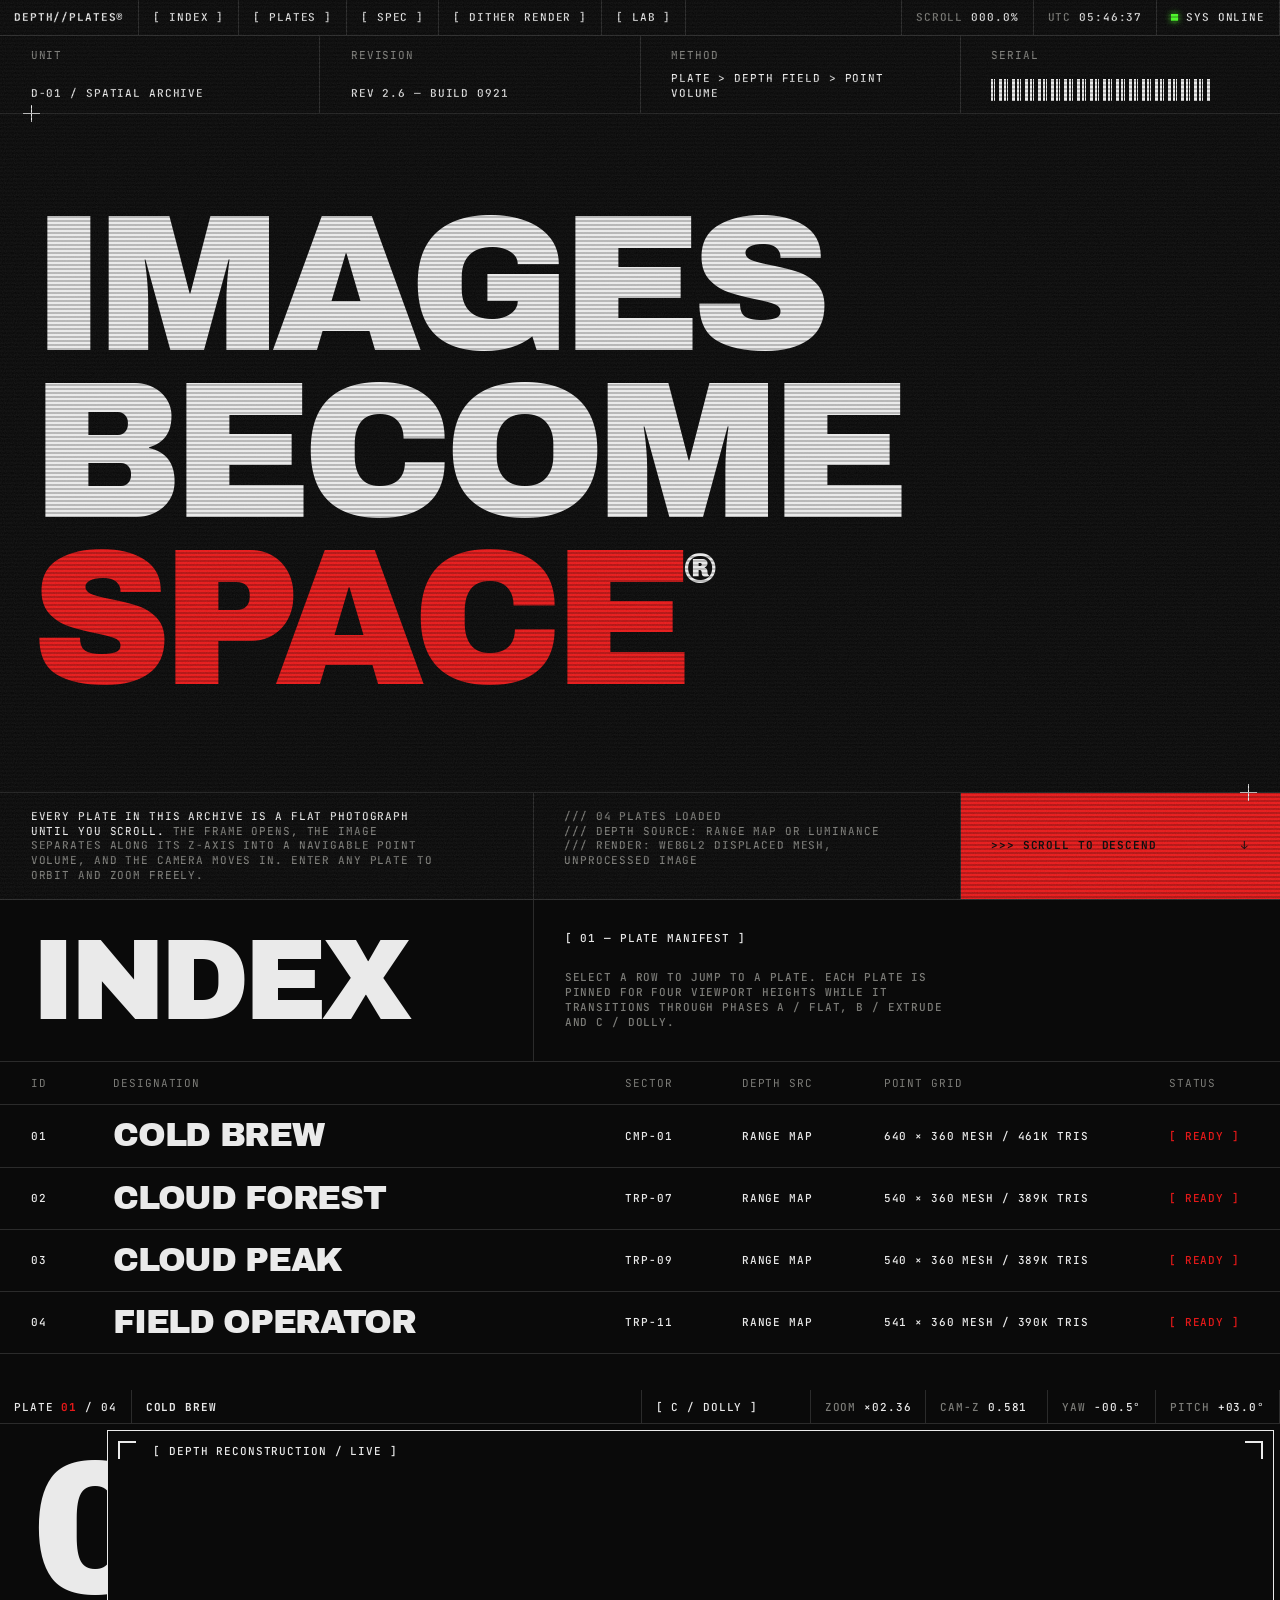
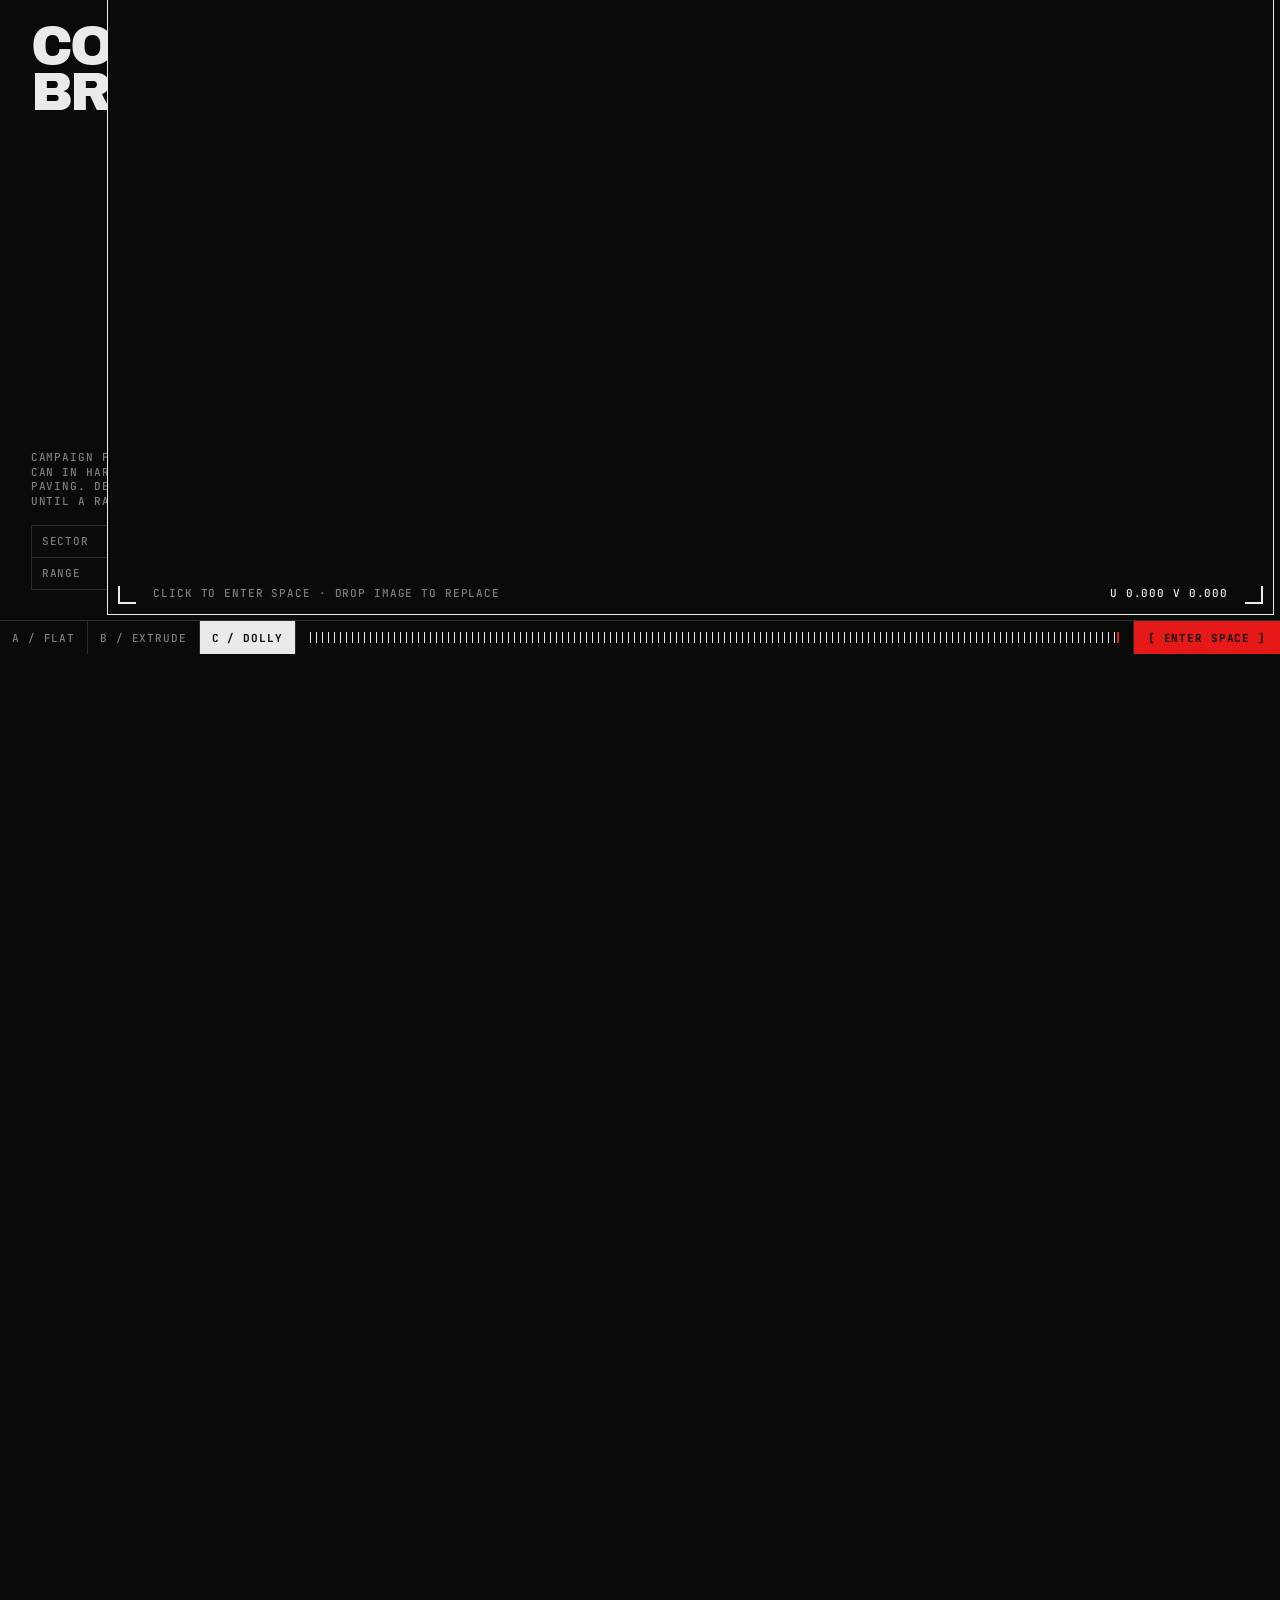
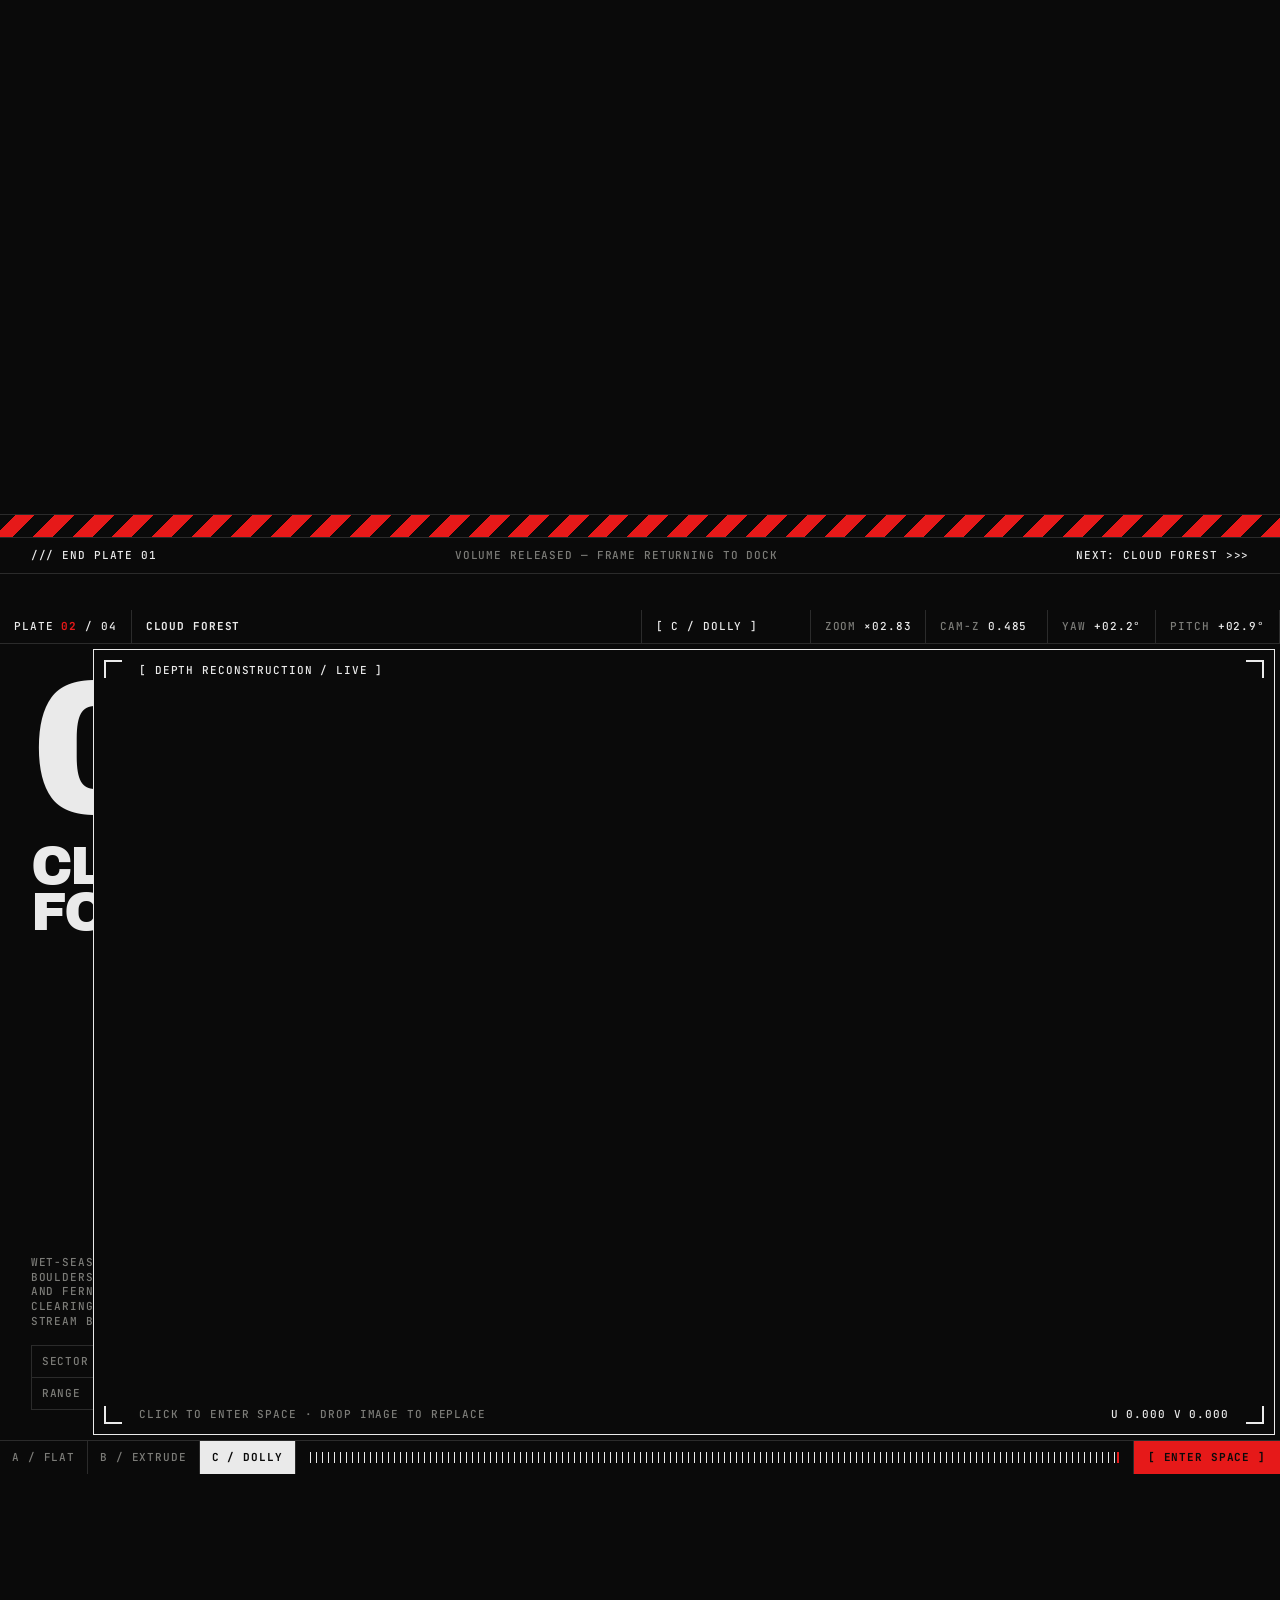
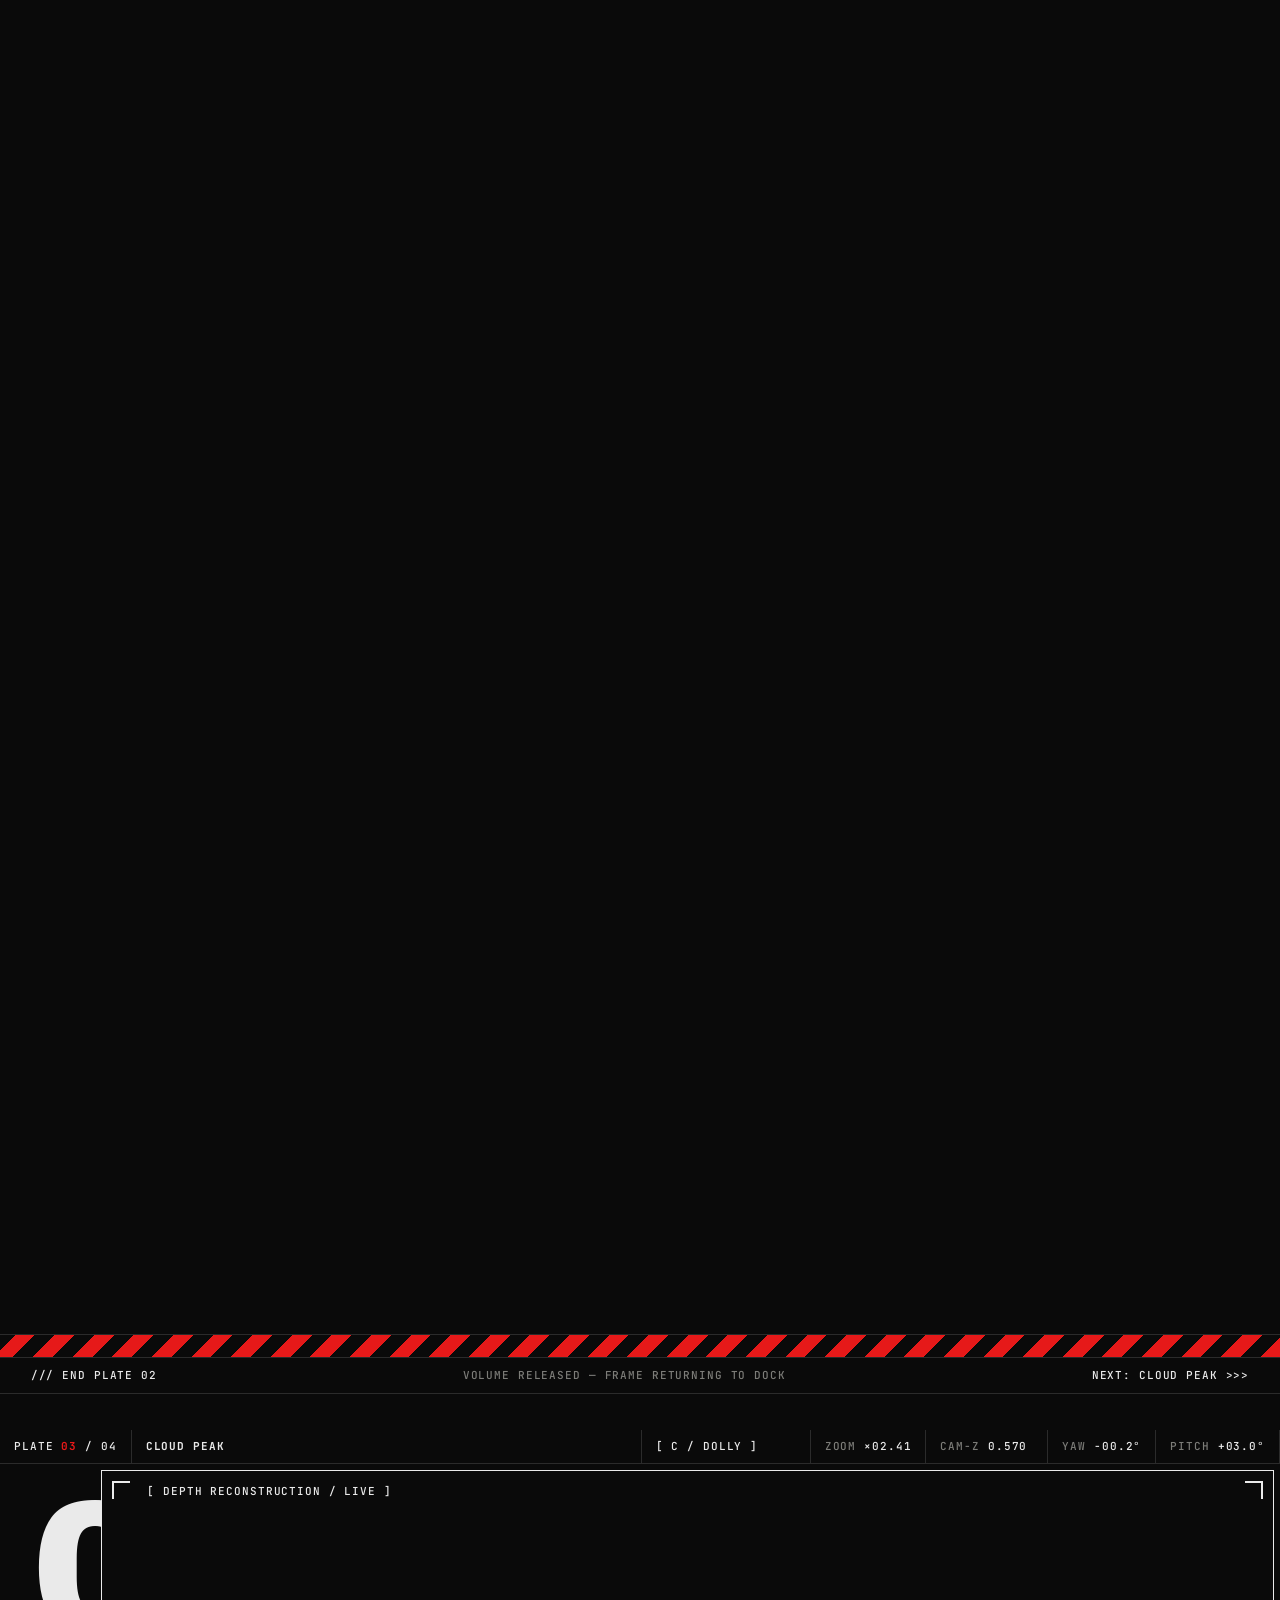
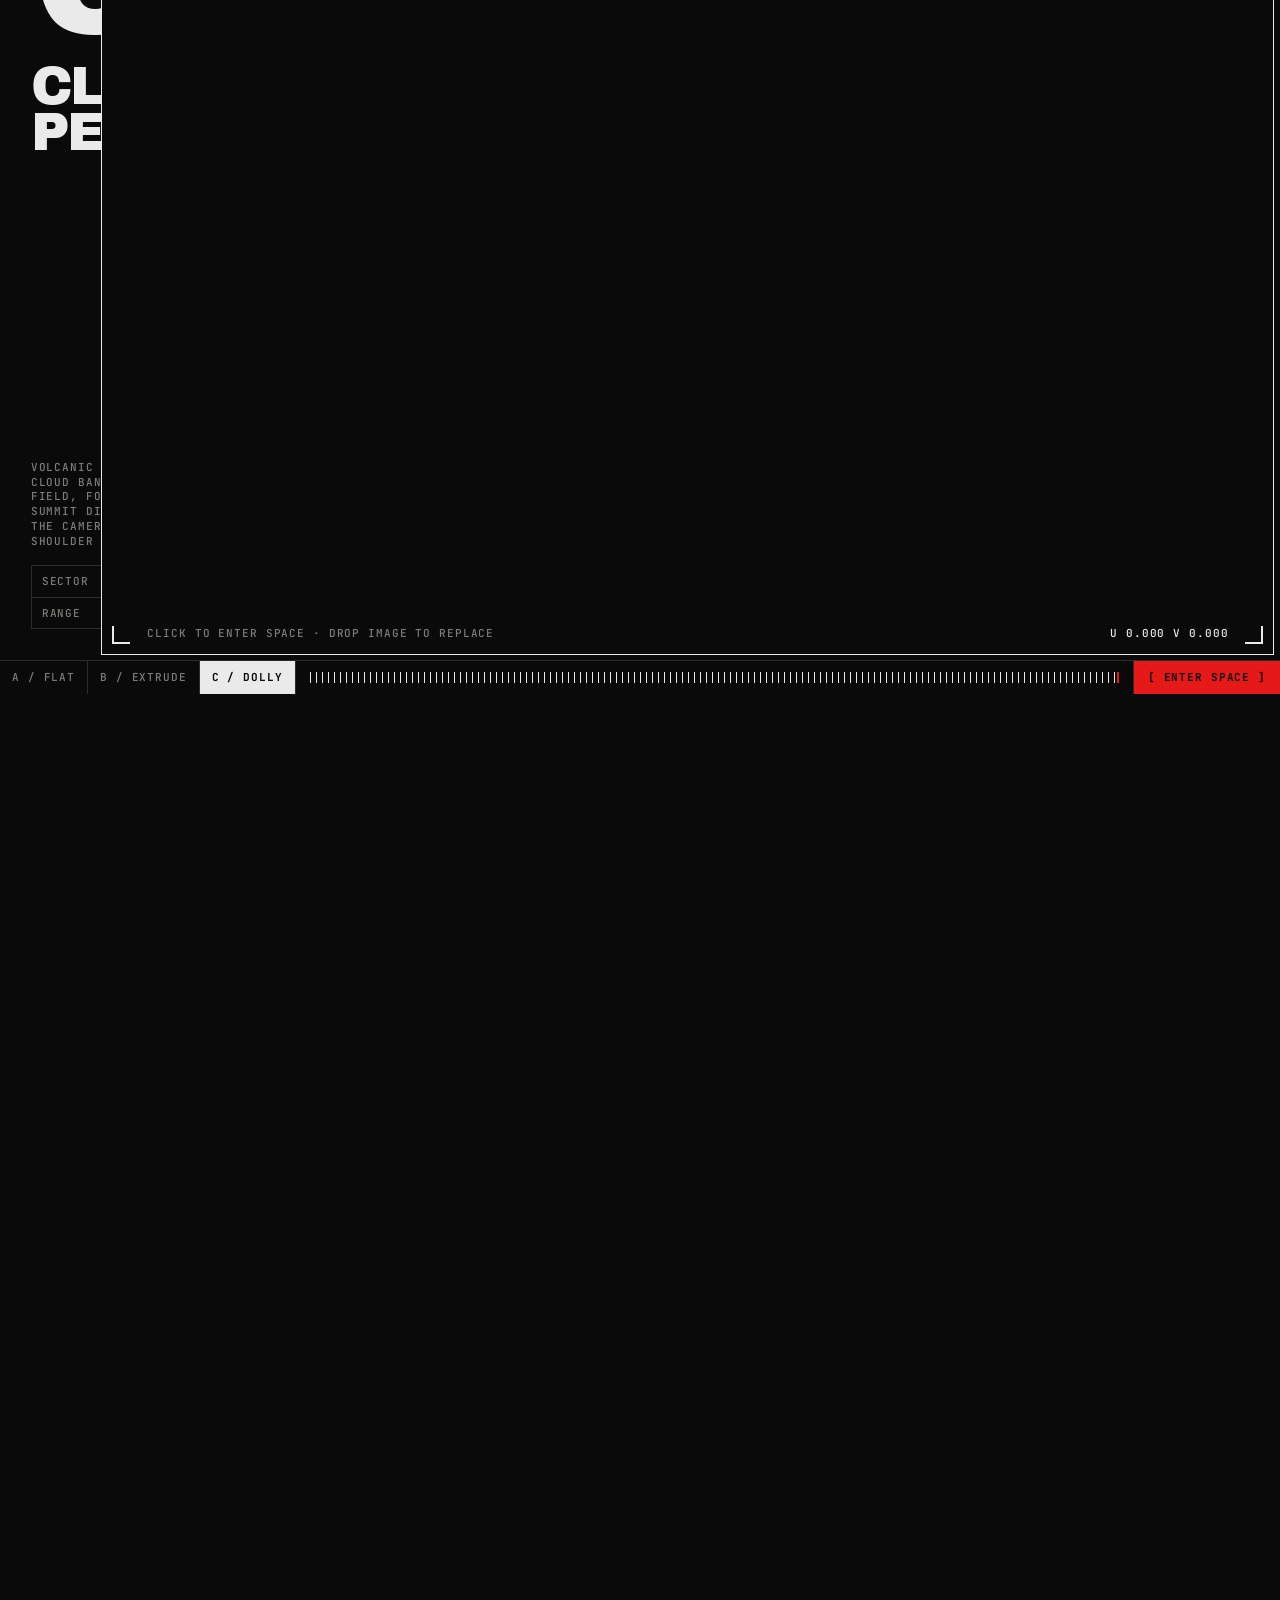
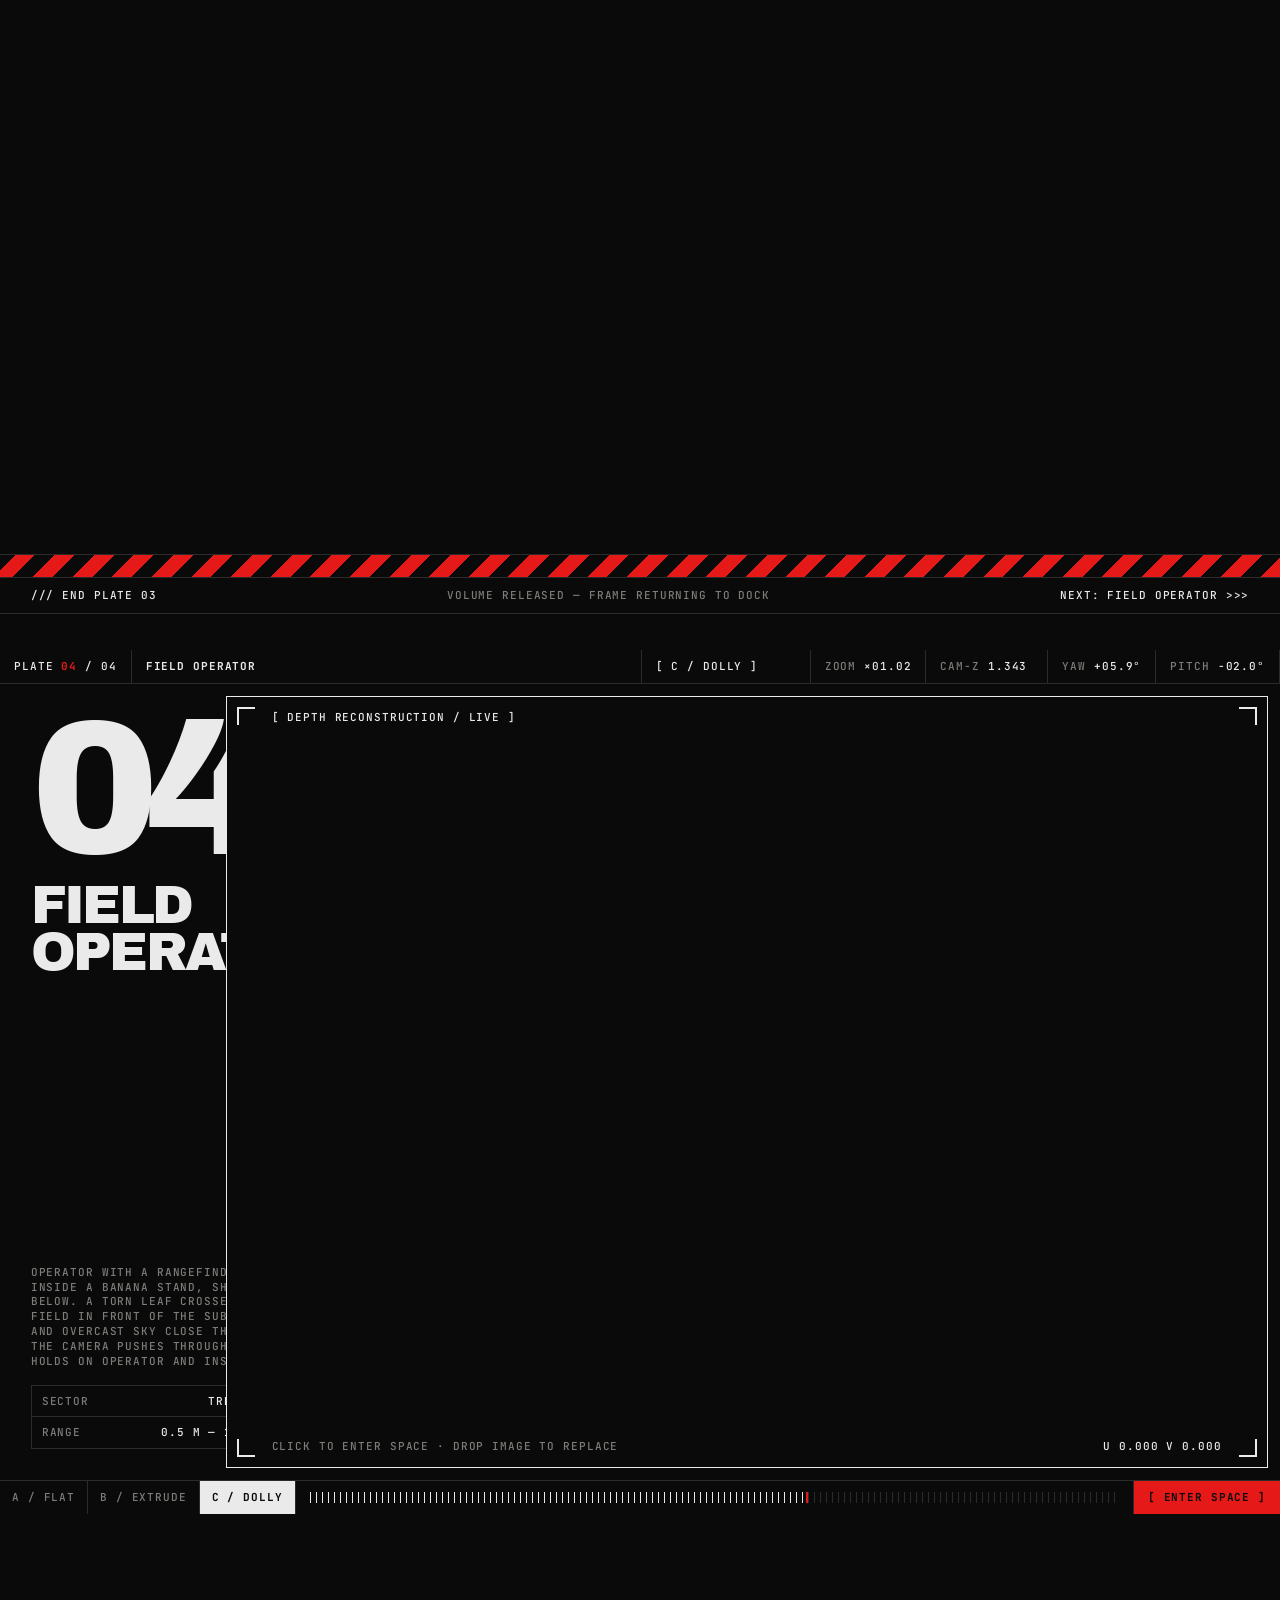
<file: clean.html>
<!DOCTYPE html>
<html lang="en">
<head>
<meta charset="utf-8">
<meta name="viewport" content="width=device-width, initial-scale=1">
<title>DEPTH//PLATES® — Clean Render</title>
<link rel="icon" href="data:image/svg+xml,<svg xmlns='http://www.w3.org/2000/svg' viewBox='0 0 16 16'><rect width='16' height='16' fill='%230A0A0A'/><rect x='3' y='3' width='10' height='10' fill='%23E61919'/></svg>">
<link rel="preconnect" href="https://fonts.googleapis.com">
<link rel="preconnect" href="https://fonts.gstatic.com" crossorigin>
<link href="https://fonts.googleapis.com/css2?family=Archivo+Black&family=JetBrains+Mono:wght@400;500;700&display=swap" rel="stylesheet">
<style>
/* ==========================================================================
   DEPTH//PLATES — TACTICAL TELEMETRY SUBSTRATE (DARK ONLY)
   ========================================================================== */
:root{
  --bg:#0A0A0A; --fg:#EAEAEA; --dim:#7C7C78; --line:#2B2B2B;
  --red:#E61919; --green:#4AF626;
  --bar:36px; --strip:34px;
  --pad:clamp(16px,2.4vw,40px);
  --macro:"Archivo Black","Inter","Helvetica Neue",Arial,sans-serif;
  --mono:"JetBrains Mono",ui-monospace,"SF Mono",Menlo,monospace;
}
*,*::before,*::after{box-sizing:border-box;margin:0;padding:0;border-radius:0}
html{background:var(--bg);color:var(--fg);scrollbar-width:none;scroll-behavior:smooth}
html::-webkit-scrollbar{display:none}
html.locked{overflow:hidden}
body{font:500 11px/1.35 var(--mono);letter-spacing:.08em;text-transform:uppercase;-webkit-font-smoothing:antialiased;overflow-x:clip}
a{color:inherit;text-decoration:none}
button{font:inherit;letter-spacing:inherit;text-transform:inherit;color:inherit;background:none;border:0;cursor:pointer}
:focus-visible{outline:1px solid var(--red);outline-offset:-3px}
::selection{background:var(--red);color:var(--bg)}

/* GL surface sits behind the DOM; plate frames are transparent windows onto it */
#gl{position:fixed;inset:0;width:100%;height:100%;z-index:0;pointer-events:none}
.top,main,.end{position:relative;z-index:1}

/* analog degradation: scanlines + mechanical noise */
body::before,body::after{content:"";position:fixed;inset:0;pointer-events:none;z-index:100;clip-path:var(--hole,none)}   /* --hole: image frames are excluded, see tick() */
body::before{background:repeating-linear-gradient(0deg,transparent,transparent 2px,rgba(0,0,0,.22) 2px,rgba(0,0,0,.22) 4px)}
body::after{opacity:.07;background-image:url("data:image/svg+xml;utf8,<svg xmlns='http://www.w3.org/2000/svg' width='220' height='220'><filter id='n'><feTurbulence type='fractalNoise' baseFrequency='.9' numOctaves='2' stitchTiles='stitch'/><feColorMatrix values='0 0 0 0 1  0 0 0 0 1  0 0 0 0 1  0 0 0 1 0'/></filter><rect width='100%' height='100%' filter='url(%23n)'/></svg>")}

.macro{font-family:var(--macro);font-weight:400;text-transform:uppercase;letter-spacing:-.05em;line-height:.86}
.dim{color:var(--dim)}
.red{color:var(--red)}

/* ---------- TOP BAR ---------- */
.top{position:fixed;inset:0 0 auto 0;height:var(--bar);z-index:50;display:flex;background:var(--bg);border-bottom:1px solid var(--line)}
.top>*{display:flex;align-items:center;gap:8px;padding:0 14px;border-right:1px solid var(--line);white-space:nowrap}
.top .brand{font-weight:700}
.top nav{gap:0;padding:0}
.top nav a{display:flex;align-items:center;height:100%;padding:0 14px;border-right:1px solid var(--line)}
.top nav a:last-child{border-right:0}
.top nav a:hover{background:var(--fg);color:var(--bg)}
.top .fill{flex:1}
.top .sys i{width:7px;height:7px;background:var(--green);box-shadow:0 0 6px var(--green);animation:blink 1.6s steps(2) infinite}
@keyframes blink{50%{opacity:.25}}

/* ---------- HERO ---------- */
.hero{min-height:100vh;min-height:100svh;padding-top:var(--bar);display:grid;grid-template-rows:auto 1fr auto;border-bottom:1px solid var(--line)}
.cells{display:grid;grid-template-columns:repeat(4,1fr);gap:1px;background:var(--line);border-bottom:1px solid var(--line)}
.cells>*{background:var(--bg);padding:12px var(--pad);min-height:64px;display:flex;flex-direction:column;justify-content:space-between;gap:8px}
.cells dt{color:var(--dim)}
.barcode{height:22px;width:100%;max-width:220px;background:repeating-linear-gradient(90deg,var(--fg) 0 2px,transparent 2px 3px,var(--fg) 3px 4px,transparent 4px 8px,var(--fg) 8px 11px,transparent 11px 13px)}
.hero-type{position:relative;display:flex;align-items:center;padding:var(--pad)}
.hero h1{font-size:clamp(4rem,15.2vw,19rem)}
.hero h1 .red{position:relative}
.hero h1 sup{font-size:.22em;letter-spacing:0;vertical-align:top;position:relative;top:.35em;color:var(--fg)}
.xh{position:absolute;width:17px;height:17px;pointer-events:none}
.xh::before,.xh::after{content:"";position:absolute;background:var(--fg)}
.xh::before{left:8px;top:0;width:1px;height:17px}
.xh::after{top:8px;left:0;height:1px;width:17px}
.hero-foot{display:grid;grid-template-columns:5fr 4fr 3fr;gap:1px;background:var(--line);border-top:1px solid var(--line)}
.hero-foot>*{background:var(--bg);padding:16px var(--pad)}
.hero-foot p{color:var(--dim);padding-right:clamp(16px,6vw,96px)}
.hero-foot p b{color:var(--fg);font-weight:500}
.descend{display:flex;align-items:center;justify-content:space-between;color:var(--bg);background:var(--red)!important;font-weight:700}
.descend span:last-child{animation:nudge 1s steps(3) infinite}
@keyframes nudge{50%{transform:translateY(4px)}}

/* ---------- GENERIC SECTION HEAD ---------- */
.sec-head{display:grid;grid-template-columns:5fr 7fr;gap:1px;background:var(--line);border-bottom:1px solid var(--line)}
.sec-head>*{background:var(--bg);padding:var(--pad)}
.sec-head h2{font-size:clamp(3rem,9vw,11rem)}
.sec-head .note{display:flex;flex-direction:column;justify-content:space-between;gap:24px}
.sec-head .note p{max-width:56ch;color:var(--dim)}

/* ---------- MANIFEST ---------- */
.manifest table{width:100%;border-collapse:collapse}
.manifest th,.manifest td{text-align:left;padding:14px var(--pad);border-bottom:1px solid var(--line);font-weight:500;white-space:nowrap}
.manifest th{color:var(--dim);font-weight:400}
.manifest td.t{font-family:var(--macro);font-size:clamp(1.2rem,2.6vw,2.6rem);letter-spacing:-.04em;line-height:1;width:40%}
.manifest tbody tr{cursor:pointer}
.manifest tbody tr:hover{background:var(--fg);color:var(--bg)}
.manifest tbody tr:hover .ok{color:var(--bg)}
.manifest .ok{color:var(--red)}

/* ---------- HAZARD INTERSTITIAL ---------- */
.hazard{border-top:1px solid var(--line);border-bottom:1px solid var(--line)}
.hazard .stripe{height:22px;background:repeating-linear-gradient(-45deg,var(--red) 0 14px,var(--bg) 14px 28px)}
.hazard .txt{display:flex;justify-content:space-between;gap:16px;padding:10px var(--pad);border-top:1px solid var(--line);white-space:nowrap;overflow:hidden}

/* ---------- PLATE (PINNED STAGE) ---------- */
.plate{height:440vh;position:relative}
.stage{position:sticky;top:0;height:100vh;height:100svh;padding-top:var(--bar);display:grid;grid-template-rows:var(--strip) minmax(0,1fr) var(--strip)}
.strip{display:flex;background:var(--bg);border-bottom:1px solid var(--line);position:relative;z-index:3;min-width:0}
.strip-bot{border-bottom:0;border-top:1px solid var(--line)}
.strip .cell{display:flex;align-items:center;gap:8px;padding:0 14px;border-right:1px solid var(--line);white-space:nowrap}
.strip .cell b{color:var(--red);font-weight:700}
.strip .cell-title{flex:1;min-width:0;overflow:hidden;text-overflow:ellipsis;font-weight:700}
.strip .ro span{color:var(--dim)}
.strip output{display:inline-block;min-width:6.5ch;font-variant-numeric:tabular-nums}
.cell-phase output{min-width:20ch}

.main{position:relative;display:grid;grid-template-columns:5fr 7fr;min-height:0}
.info{position:relative;display:grid;grid-template-rows:auto auto 1fr;gap:clamp(10px,2vh,24px);padding:var(--pad);border-right:1px solid var(--line);overflow:hidden;min-height:0;will-change:clip-path}
.info .num{font-size:min(15vw,30vh);line-height:.78;letter-spacing:-.07em;display:flex;align-items:flex-start;gap:.06em}
.info .num small{font:500 11px/1 var(--mono);letter-spacing:.08em;color:var(--red);margin-top:.6em}
.info h2{font-size:clamp(1.8rem,4.2vw,4.6rem)}
.info .low{align-self:end;display:grid;gap:16px}
.info p{max-width:46ch;color:var(--dim)}
.info dl{display:grid;grid-template-columns:1fr 1fr;gap:1px;background:var(--line);border:1px solid var(--line)}
.info dl div{background:var(--bg);padding:8px 10px;display:flex;justify-content:space-between;gap:8px}
.info dt{color:var(--dim)}
.dock{margin:var(--pad);min-height:0}

.frame{position:absolute;left:0;top:0;border:1px solid var(--fg);overflow:hidden;cursor:zoom-in;z-index:2;user-select:none;-webkit-user-select:none}
.frame canvas.fallback{width:100%;height:100%;object-fit:cover;display:block}
.frame .br{position:absolute;width:18px;height:18px;border:2px solid var(--fg)}
.frame .tl{left:10px;top:10px;border-right:0;border-bottom:0}
.frame .tr{right:10px;top:10px;border-left:0;border-bottom:0}
.frame .bl{left:10px;bottom:10px;border-right:0;border-top:0}
.frame .brr{right:10px;bottom:10px;border-left:0;border-top:0}
.frame .xh{left:50%;top:50%;margin:-8px 0 0 -8px}
.frame .xh::before,.frame .xh::after{background:var(--red)}
.frame .ruler{position:absolute;left:0;top:40px;bottom:40px;width:7px;background:repeating-linear-gradient(0deg,var(--fg) 0 1px,transparent 1px 10px)}
.frame .tag{position:absolute;background:var(--bg);padding:3px 7px;white-space:nowrap;font-style:normal}
.frame figcaption.tag{left:38px;top:10px}
.frame samp.tag{right:38px;bottom:10px;font:inherit;font-variant-numeric:tabular-nums}
.frame .hint{left:38px;bottom:10px;color:var(--dim)}
.frame .hint .v{display:none}
.frame.over{border-color:var(--red)}

.phases{display:flex}
.phases span{display:flex;align-items:center;padding:0 12px;border-right:1px solid var(--line);color:var(--dim);white-space:nowrap}
.phases span.on{background:var(--fg);color:var(--bg);font-weight:700}
.ticks{flex:1;min-width:40px;position:relative;margin:11px 14px;background:repeating-linear-gradient(90deg,var(--line) 0 1px,transparent 1px 6px)}
.ticks i{position:absolute;inset:0 auto 0 0;width:0;background:repeating-linear-gradient(90deg,var(--fg) 0 1px,transparent 1px 6px);border-right:2px solid var(--red)}
.ctl{display:flex}
.ctl button{padding:0 14px;border-left:1px solid var(--line);white-space:nowrap;height:100%}
.ctl button:hover{background:var(--fg);color:var(--bg)}
.ctl .enter{background:var(--red);color:var(--bg);font-weight:700}
.ctl-view{display:none}
.ctl .save{display:none}
.plate.has-depth .ctl .save{display:block}
.plate.viewing .ctl-view{display:flex}
.plate.viewing .ctl-scroll,.plate.viewing .phases{display:none}
.plate.viewing .frame{cursor:grab;touch-action:none}
.plate.viewing .frame.drag{cursor:grabbing}
.plate.viewing .hint .v{display:inline}
.plate.viewing .hint .s{display:none}

/* ---------- SPEC ---------- */
.grid3{display:grid;grid-template-columns:repeat(3,1fr);gap:1px;background:var(--line);border-bottom:1px solid var(--line)}
.grid3>*{background:var(--bg);padding:var(--pad);display:grid;gap:18px;align-content:start;min-height:320px}
.grid3 .n{font-size:clamp(3rem,7vw,7rem);color:var(--red)}
.grid3 h3{font-family:var(--macro);font-weight:400;font-size:clamp(1.3rem,2.2vw,2.2rem);letter-spacing:-.04em;line-height:.95}
.grid3 p{color:var(--dim);max-width:44ch}
.keys{display:grid;grid-template-columns:repeat(4,1fr);gap:1px;background:var(--line);border-bottom:1px solid var(--line)}
.keys div{background:var(--bg);padding:14px var(--pad);display:flex;justify-content:space-between;align-items:center;gap:12px}
kbd{font:inherit;border:1px solid var(--fg);padding:2px 7px;white-space:nowrap}
pre.cfg{padding:var(--pad);font:inherit;text-transform:none;letter-spacing:.02em;color:var(--dim);border-bottom:1px solid var(--line);overflow-x:auto;line-height:1.6}
pre.cfg b{color:var(--fg);font-weight:500}

/* ---------- END ---------- */
.end{padding-top:0}
.end .big{padding:var(--pad);font-size:clamp(3.4rem,13vw,16rem)}
.end .cells{border-top:1px solid var(--line);border-bottom:0}

/* ---------- RESPONSIVE ---------- */
@media (max-width:1100px){.strip .ro.x{display:none}}
@media (max-width:820px){
  .top .hide-s,.strip .ro,.cell-phase{display:none!important}
  .cells{grid-template-columns:1fr 1fr}
  .hero-foot,.sec-head,.grid3{grid-template-columns:1fr}
  .keys{grid-template-columns:1fr 1fr}
  .manifest .hide-s{display:none}
  .main{grid-template-columns:1fr;grid-template-rows:auto minmax(0,1fr)}
  .info{border-right:0;border-bottom:1px solid var(--line);grid-template-rows:auto auto;gap:8px}
  .info .num{font-size:4.5rem}
  .info .low{display:none}
  .phases span:not(.on){display:none}
  .plate.viewing .ticks{display:none}
  .plate.has-depth .ctl .save{display:none}
  .plate.viewing .ctl-view{flex:1}
  .ctl-view button{flex:1;padding:0 4px}
  .ctl-view button:first-child{border-left:0}
  .frame .hint{display:none}
  .grid3>*{min-height:0}
}
@media (prefers-reduced-motion:reduce){html{scroll-behavior:auto}.top .sys i,.descend span:last-child{animation:none}}
</style>
</head>
<body>

<canvas id="gl" aria-hidden="true"></canvas>

<div class="top">
  <a class="brand" href="#top">DEPTH//PLATES®</a>
  <nav class="hide-s"><a href="#index">[ INDEX ]</a><a href="#plates">[ PLATES ]</a><a href="#spec">[ SPEC ]</a><a href="index.html">[ DITHER RENDER ]</a><a href="lab/index.html">[ LAB ]</a></nav>
  <span class="fill"></span>
  <span class="hide-s"><span class="dim">SCROLL</span> <output id="ro-scroll">000.0%</output></span>
  <span class="hide-s"><span class="dim">UTC</span> <output id="ro-utc">00:00:00</output></span>
  <span class="sys"><i></i> SYS ONLINE</span>
</div>

<main id="top">

  <!-- ======================= HERO ======================= -->
  <header class="hero">
    <dl class="cells">
      <div><dt>UNIT</dt><dd>D-01 / SPATIAL ARCHIVE</dd></div>
      <div><dt>REVISION</dt><dd>REV 2.6 — BUILD 0921</dd></div>
      <div><dt>METHOD</dt><dd>PLATE &gt; DEPTH FIELD &gt; POINT VOLUME</dd></div>
      <div><dt>SERIAL</dt><dd class="barcode" aria-hidden="true"></dd></div>
    </dl>
    <div class="hero-type">
      <i class="xh" style="left:calc(var(--pad) - 8px);top:-9px"></i>
      <i class="xh" style="right:calc(var(--pad) - 8px);bottom:-9px"></i>
      <h1 class="macro">IMAGES<br>BECOME<br><span class="red">SPACE</span><sup>®</sup></h1>
    </div>
    <div class="hero-foot">
      <p><b>EVERY PLATE IN THIS ARCHIVE IS A FLAT PHOTOGRAPH UNTIL YOU SCROLL.</b> THE FRAME OPENS, THE IMAGE SEPARATES ALONG ITS Z-AXIS INTO A NAVIGABLE POINT VOLUME, AND THE CAMERA MOVES IN. ENTER ANY PLATE TO ORBIT AND ZOOM FREELY.</p>
      <p>/// 04 PLATES LOADED<br>/// DEPTH SOURCE: RANGE MAP OR LUMINANCE<br>/// RENDER: WEBGL2 DISPLACED MESH, UNPROCESSED IMAGE</p>
      <a class="descend" href="#index"><span>&gt;&gt;&gt; SCROLL TO DESCEND</span><span>↓</span></a>
    </div>
  </header>

  <!-- ======================= MANIFEST ======================= -->
  <section class="manifest" id="index">
    <div class="sec-head">
      <h2 class="macro">INDEX</h2>
      <div class="note">
        <span>[ 01 — PLATE MANIFEST ]</span>
        <p>SELECT A ROW TO JUMP TO A PLATE. EACH PLATE IS PINNED FOR FOUR VIEWPORT HEIGHTS WHILE IT TRANSITIONS THROUGH PHASES A / FLAT, B / EXTRUDE AND C / DOLLY.</p>
      </div>
    </div>
    <table>
      <thead><tr><th>ID</th><th>DESIGNATION</th><th class="hide-s">SECTOR</th><th class="hide-s">DEPTH SRC</th><th class="hide-s">POINT GRID</th><th>STATUS</th></tr></thead>
      <tbody id="manifest-rows"></tbody>
    </table>
  </section>

  <!-- ======================= PLATES (generated from PLATES config) ======================= -->
  <div id="plates"></div>

  <!-- ======================= SPEC ======================= -->
  <section id="spec">
    <div class="sec-head">
      <h2 class="macro">SPEC</h2>
      <div class="note">
        <span>[ 02 — OPERATING PROCEDURE ]</span>
        <p>THE SAME THREE-PHASE SEQUENCE RUNS FOR EVERY PLATE. SCROLL DRIVES THE SEQUENCE; FREE INSPECTION HANDS THE CAMERA TO THE OPERATOR.</p>
      </div>
    </div>
    <div class="grid3">
      <article><span class="macro n">A</span><h3>FLAT PLATE</h3><p>THE IMAGE SITS DOCKED IN THE GRID, UNPROCESSED AND AT FULL RESOLUTION. AS SCROLL BEGINS THE FRAME WIPES ACROSS THE DATA COLUMN UNTIL IT FILLS THE STAGE.</p></article>
      <article><span class="macro n">B</span><h3>DEPTH EXTRUSION</h3><p>THE IMAGE IS MAPPED ONTO A FINE MESH AND EVERY VERTEX IS DISPLACED ALONG Z BY ITS DEPTH VALUE. THE SURFACE TILTS; THE PICTURE ITSELF IS NOT ALTERED.</p></article>
      <article><span class="macro n">C</span><h3>DOLLY / FREE ZOOM</h3><p>THE CAMERA TRAVELS INTO THE VOLUME TOWARD THE PLATE'S FOCUS COORDINATE. PRESS ENTER SPACE TO TAKE CONTROL: ORBIT, PAN AND ZOOM UP TO ×16.</p></article>
    </div>
    <div class="keys">
      <div><span>ORBIT</span><kbd>DRAG</kbd></div>
      <div><span>ZOOM</span><kbd>WHEEL / PINCH</kbd></div>
      <div><span>PAN</span><kbd>SHIFT + DRAG</kbd></div>
      <div><span>RESET</span><kbd>DBL-CLICK / 0</kbd></div>
      <div><span>ZOOM STEP</span><kbd>+ / −</kbd></div>
      <div><span>NUDGE</span><kbd>ARROWS</kbd></div>
      <div><span>EXIT</span><kbd>ESC</kbd></div>
      <div><span>REPLACE PLATE</span><kbd>DROP IMAGE FILE</kbd></div>
    </div>
<pre class="cfg">// LOADING YOUR OWN IMAGES — edit the PLATES array at the bottom of this file:
//   { id:'01', title:'MY PLATE', <b>src:'images/01.jpg'</b>, <b>depth:'images/01-depth.png'</b>, focus:[0.5,0.5], ... }
// depth is optional (white = near). Without it, depth is derived from image luminance.
// Serve over http (e.g. python3 -m http.server) — browsers block WebGL textures from file://.
// Or just drag an image file onto any plate frame to test it instantly.</pre>
  </section>
</main>

<footer class="end">
  <div class="hazard"><div class="stripe"></div></div>
  <div class="macro big">END OF<br>TRANS<span class="red">/</span>MISSION</div>
  <dl class="cells">
    <div><dt>©</dt><dd>2026 DEPTH//PLATES®</dd></div>
    <div><dt>UNIT</dt><dd>D-01 / REV 2.6</dd></div>
    <div><dt>CHANNEL</dt><dd>&lt; ARCHIVE-OPEN &gt;</dd></div>
    <div><dt>RETURN</dt><dd><a href="#top">&gt;&gt;&gt; TOP OF DOCUMENT</a></dd></div>
  </dl>
</footer>

<script>
/* ==========================================================================
   CONFIG — one entry per plate.
   src/depth: image URLs (depth optional, white = near). If src is null or
   fails to load, the procedural generator named in `gen` is used instead.
   focus: [u,v] the scroll-driven dolly flies toward (0..1, origin top-left).
   Optional per plate: zoom (end of the scroll dolly, default 4.2), relief (depth strength, default 1),
   swing (how far the scripted camera yaws/pitches, default 1), edge (how far near shapes are grown in the
   depth map, default 1; raise it for subjects with many thin gaps such as torn leaves or hair).
   ========================================================================== */
const PLATES = [
  { id:'01', title:'COLD BREW', src:'images/01.jpg', depth:'images/01-depth.png', gen:'monolith', focus:[0.37,0.44],
    body:'CAMPAIGN FRAME, HIGH ANGLE. SUBJECT AND CAN IN HARD DAYLIGHT AGAINST GLASS AND PAVING. DEPTH DERIVED FROM LUMINANCE UNTIL A RANGE MAP IS SUPPLIED.',
    meta:{SECTOR:'CMP-01',CAPTURE:'21.09 / 12:40',RANGE:'0.4 M — 9 M','DEPTH SRC':'LUMINANCE'} },
  { id:'02', title:'CLOUD FOREST', src:'images/02.webp', depth:'images/02-depth.png', gen:'ridges', focus:[0.40,0.46],
    body:'WET-SEASON UNDERSTOREY. MOSS-COVERED BOULDERS IN THE NEAR FIELD, BROADLEAF AND FERN CANOPY FRAMING A FOG-FILLED CLEARING. THE CAMERA TRAVELS UP THE STREAM BED INTO THE MIST.',
    meta:{SECTOR:'TRP-07',CAPTURE:'03.05 / 07:55',RANGE:'0.6 M — 40 M','DEPTH SRC':'AI RANGE MAP'} },
  { id:'03', title:'CLOUD PEAK', src:'images/03.webp', depth:'images/03-depth.png', gen:'ridges', focus:[0.68,0.42],
    body:'VOLCANIC RIDGELINE UNDER A COLLAPSING CLOUD BANK. DARK TREELINE IN THE NEAR FIELD, FORESTED SPURS IN THE MID FIELD, SUMMIT DISSOLVING INTO CLOUD AT RANGE. THE CAMERA CLIMBS TOWARD THE LIT SHOULDER OF THE PEAK.',
    meta:{SECTOR:'TRP-09',CAPTURE:'03.05 / 17:20',RANGE:'8 M — 6 KM','DEPTH SRC':'AI RANGE MAP'} },
  { id:'04', title:'FIELD OPERATOR', src:'images/04.jpg', depth:'images/04-depth.png', gen:'orbital', focus:[0.45,0.47], zoom:2.3, relief:.72, swing:-.7, edge:2.6,
    body:'OPERATOR WITH A RANGEFINDER CAMERA INSIDE A BANANA STAND, SHOT ON FILM FROM BELOW. A TORN LEAF CROSSES THE NEAR FIELD IN FRONT OF THE SUBJECT; CANOPY AND OVERCAST SKY CLOSE THE FRAME BEHIND. THE CAMERA PUSHES THROUGH THE LEAVES AND HOLDS ON OPERATOR AND INSTRUMENT.',
    meta:{SECTOR:'TRP-11',CAPTURE:'04.05 / 18:05',RANGE:'0.5 M — 12 M','DEPTH SRC':'AI RANGE MAP'} },
];

/* ========================================================================== UTIL */
const $=(s,r=document)=>r.querySelector(s), $$=(s,r=document)=>[...r.querySelectorAll(s)];
const clamp=(x,a,b)=>Math.min(b,Math.max(a,x)), lerp=(a,b,t)=>a+(b-a)*t;
const ss=(a,b,x)=>{const t=clamp((x-a)/(b-a),0,1);return t*t*(3-2*t)};
const pad=(n,w,d)=>{const s=Math.abs(n).toFixed(d);return s.padStart(w,'0')};
const sgn=n=>(n<0?'−':'+');
const root=document.documentElement;
const narrow=matchMedia('(max-width:820px)');
const calm=matchMedia('(prefers-reduced-motion:reduce)');

/* ========================================================================== PROCEDURAL PLATES */
function mk(w,h){const canvas=document.createElement('canvas');canvas.width=w;canvas.height=h;return{canvas,ctx:canvas.getContext('2d')}}
function rng(s){return()=>{s|=0;s=s+0x6D2B79F5|0;let t=Math.imul(s^s>>>15,1|s);t=t+Math.imul(t^t>>>7,61|t)^t;return((t^t>>>14)>>>0)/4294967296}}
function hash2(x,y,s){let h=Math.imul(x,374761393)+Math.imul(y,668265263)+Math.imul(s,1442695041);h^=h>>>13;h=Math.imul(h,1274126177);return((h^h>>>16)>>>0)/4294967296}
function vnoise(x,y,s){const xi=Math.floor(x),yi=Math.floor(y),xf=x-xi,yf=y-yi,u=xf*xf*(3-2*xf),v=yf*yf*(3-2*yf);
  return lerp(lerp(hash2(xi,yi,s),hash2(xi+1,yi,s),u),lerp(hash2(xi,yi+1,s),hash2(xi+1,yi+1,s),u),v)}
function fbm(x,y,s,o=4){let a=.5,f=1,t=0,n=0;for(let i=0;i<o;i++){t+=a*vnoise(x*f,y*f,s+i);n+=a;a*=.5;f*=2}return t/n}
const gray=v=>{const c=Math.round(clamp(v,0,1)*255);return`rgb(${c},${c},${c})`};

const GEN={
  monolith(W,H){
    const C=mk(W,H),D=mk(W,H),g=C.ctx,z=D.ctx,R=rng(7),hz=H*.58;
    let gr=g.createLinearGradient(0,0,0,hz);gr.addColorStop(0,'#161616');gr.addColorStop(1,'#a3a29d');g.fillStyle=gr;g.fillRect(0,0,W,hz);
    z.fillStyle='#000';z.fillRect(0,0,W,H);
    g.fillStyle='#E61919';g.beginPath();g.arc(W*.72,hz*.6,H*.095,0,7);g.fill();
    z.fillStyle=gray(.04);z.beginPath();z.arc(W*.72,hz*.6,H*.095,0,7);z.fill();
    gr=g.createLinearGradient(0,hz,0,H);gr.addColorStop(0,'#77766f');gr.addColorStop(1,'#0c0c0c');g.fillStyle=gr;g.fillRect(0,hz,W,H-hz);
    gr=z.createLinearGradient(0,hz,0,H);gr.addColorStop(0,gray(.12));gr.addColorStop(1,gray(1));z.fillStyle=gr;z.fillRect(0,hz,W,H-hz);
    const L=6;
    for(let i=0;i<L;i++){
      const t=i/(L-1),n=Math.round(lerp(15,3,t)),yb=hz+(H-hz)*Math.pow(t,1.5)*.9+2,d=.12+.88*(yb-hz)/(H-hz);
      for(let k=0;k<n;k++){
        const w=W*lerp(.022,.12,t)*(.7+R()*.6),h=H*lerp(.1,.66,t)*(.45+R()*.75);
        let x=R();if(t>.7)x=x<.5?x*.5:.5+x*.5+.0;x=x*W*1.1-W*.05;if(t>.7&&x>W*.28&&x<W*.72)continue;
        const s=lerp(.58,.07,Math.pow(t,.7)),wl=w*.62;
        g.fillStyle=gray(s);g.fillRect(x,yb-h,wl,h);
        g.fillStyle=gray(s*.5);g.fillRect(x+wl,yb-h,w-wl,h);
        g.fillStyle=gray(s*.62);
        const step=Math.max(4,Math.round(lerp(5,22,t)));
        for(let y=yb-h+step;y<yb-2;y+=step)g.fillRect(x+wl*.12,y,wl*.76,Math.max(1,step*.22));
        z.fillStyle=gray(d);z.fillRect(x,yb-h,wl,h);
        const zg=z.createLinearGradient(x+wl,0,x+w,0);zg.addColorStop(0,gray(d));zg.addColorStop(1,gray(d-.06));z.fillStyle=zg;z.fillRect(x+wl,yb-h,w-wl,h);
      }
    }
    return{C:C.canvas,D:D.canvas};
  },
  ridges(W,H){
    const C=mk(W,H),D=mk(W,H),g=C.ctx,z=D.ctx;
    let gr=g.createLinearGradient(0,0,0,H*.7);gr.addColorStop(0,'#d9d7d0');gr.addColorStop(1,'#8e8c86');g.fillStyle=gr;g.fillRect(0,0,W,H);
    z.fillStyle='#000';z.fillRect(0,0,W,H);
    g.fillStyle='#E61919';g.beginPath();g.arc(W*.32,H*.36,H*.17,0,7);g.fill();
    z.fillStyle=gray(.03);z.beginPath();z.arc(W*.32,H*.36,H*.17,0,7);z.fill();
    const L=8;
    for(let i=0;i<L;i++){
      const t=i/(L-1),base=lerp(.46,.95,t)*H,amp=lerp(.07,.24,t)*H,fq=lerp(5.5,1.5,t),d=lerp(.1,.88,t);
      const path=c=>{c.beginPath();c.moveTo(0,H);for(let x=0;x<=W;x+=2){const n=fbm(x/W*fq+i*9.13,i*3.31,11,5),r=1-Math.abs(2*n-1);c.lineTo(x,base-amp*(r-.45)*1.7)}c.lineTo(W,H);c.closePath()};
      path(g);g.fillStyle=gray(lerp(.62,.03,Math.pow(t,.8)));g.fill();
      path(z);const zg=z.createLinearGradient(0,base-amp,0,H);zg.addColorStop(0,gray(d));zg.addColorStop(1,gray(d+.12));z.fillStyle=zg;z.fill();
    }
    return{C:C.canvas,D:D.canvas};
  },
  orbital(W,H){
    const C=mk(W,H),D=mk(W,H),ci=C.ctx.createImageData(W,H),di=D.ctx.createImageData(W,H),c=ci.data,d=di.data;
    const cx=W*.5,cy=H*.5,Rr=H*.33,ll=Math.hypot(.55,.45,.7),Lx=-.55/ll,Ly=-.45/ll,Lz=.7/ll;
    for(let y=0;y<H;y++)for(let x=0;x<W;x++){
      const dx=(x-cx)/Rr,dy=(y-cy)/Rr,r2=dx*dx+dy*dy,o=(y*W+x)*4;let l,dep;
      if(r2<1){const nz=Math.sqrt(1-r2),lam=Math.max(0,dx*Lx+dy*Ly+nz*Lz),lon=Math.atan2(dx,nz),lat=Math.asin(dy),
          n=fbm(lon*2.2+5,lat*2.2+3,23,5),band=.5+.5*Math.sin(lat*15+n*7);
        l=(.3+.7*(n*.55+band*.45))*(.03+lam*1.1);dep=.3+.6*nz}
      else{l=hash2(x,y,5)>.9984?.55+hash2(y,x,9)*.45:.03;dep=l>.5?.06:0}
      const v=clamp(l,0,1)*255;c[o]=c[o+1]=c[o+2]=v;c[o+3]=255;d[o]=d[o+1]=d[o+2]=dep*255;d[o+3]=255;
    }
    C.ctx.putImageData(ci,0,0);D.ctx.putImageData(di,0,0);
    const g=C.ctx,z=D.ctx,tilt=-.3,ct=Math.cos(tilt),st=Math.sin(tilt);
    [[1.75,'#E61919'],[1.93,'#9a9a96'],[2.02,'#E61919'],[2.2,'#5c5c5a']].forEach(([m,col],ri)=>{
      const a=Rr*m,b=Rr*m*.2,N=2600;
      for(let k=0;k<N;k++){const th=k/N*Math.PI*2,s=Math.sin(th),ex=Math.cos(th)*a,ey=s*b,x=cx+ex*ct-ey*st,y=cy+ex*st+ey*ct;
        if(s<0&&Math.hypot(x-cx,y-cy)<Rr)continue;if(hash2(k,ri,3)<.18)continue;
        g.fillStyle=col;g.fillRect(x,y,3,2);z.fillStyle=gray(.6+.38*s*(m/2.2));z.fillRect(x,y,3,2)}
    });
    return{C:C.canvas,D:D.canvas};
  }
};

/* image loading */
const loadImg=src=>new Promise((ok,no)=>{const i=new Image();i.onload=()=>ok(i);i.onerror=()=>no(new Error('load failed: '+src));i.src=src});
function fit(img,max){const s=Math.min(1,max/Math.max(img.naturalWidth,img.naturalHeight)),m=mk(Math.round(img.naturalWidth*s),Math.round(img.naturalHeight*s));m.ctx.drawImage(img,0,0,m.canvas.width,m.canvas.height);return m.canvas}
function lumaDepth(src){const m=mk(Math.round(src.width/2),Math.round(src.height/2));m.ctx.filter='grayscale(1) blur(3px)';m.ctx.drawImage(src,0,0,m.canvas.width,m.canvas.height);return m.canvas}
async function source(cfg){
  if(cfg.src){try{const C=fit(await loadImg(cfg.src),2048);const D=cfg.depth?fit(await loadImg(cfg.depth),1280):lumaDepth(C);return{C,D,auto:!cfg.depth}}
    catch(e){console.warn('[DEPTH//PLATES] '+e.message+' — using procedural plate')}}
  return GEN[cfg.gen||'monolith'](1024,640);
}

/* AI depth: Depth Anything V2 (small) via transformers.js, runs locally in the browser.
   Loaded lazily, only for plates that have an image but no depth map. */
const AUTO_DEPTH=true;
const DEFAULT_MONO=0;          // 0 = original colour, 1 = monochrome phosphor (per plate: mono:1 in PLATES)
let depthPipe,depthQueue=Promise.resolve();
async function estimateDepth(canvas){
  const T=await import('https://cdn.jsdelivr.net/npm/@huggingface/transformers@3');
  depthPipe??=(async()=>{
    const id='onnx-community/depth-anything-v2-small';
    if(navigator.gpu){try{return await T.pipeline('depth-estimation',id,{device:'webgpu',dtype:'fp16'})}catch(e){console.warn('[DEPTH//PLATES] webgpu unavailable, using wasm',e)}}
    return T.pipeline('depth-estimation',id,{device:'wasm',dtype:'q8'});
  })();
  const pipe=await depthPipe,run=depthQueue.then(()=>pipe(T.RawImage.fromCanvas(canvas)));depthQueue=run.catch(()=>{});   // one inference at a time
  const {depth}=await run;
  return depth.toCanvas();                         // white = near
}
async function autoDepth(pl,C){
  if(!AUTO_DEPTH||!gl)return;
  const tag=$('figcaption',pl.frame),token=pl.token=Symbol();
  tag.textContent='[ ESTIMATING DEPTH / LOADING MODEL ]';
  try{let D=await estimateDepth(C);if(pl.token!==token)return;
    if(!(D instanceof HTMLCanvasElement)){const m=mk(D.width,D.height);m.ctx.drawImage(D,0,0);D=m.canvas}
    const t=tex(soften(D,pl.cfg.edge));gl.deleteTexture(pl.texD);pl.texD=t;pl.depthCanvas=D;
    tag.textContent='[ DEPTH RECONSTRUCTION / AI RANGE MAP ]';pl.el.classList.add('has-depth')}
  catch(e){console.warn('[DEPTH//PLATES] depth estimation failed — luminance depth in use',e);tag.textContent='[ DEPTH RECONSTRUCTION / LUMINANCE ]'}
}

/* ========================================================================== DOM BUILD */
const total=String(PLATES.length).padStart(2,'0');
$('#manifest-rows').innerHTML=PLATES.map(p=>`
  <tr data-go="plate-${p.id}"><td>${p.id}</td><td class="t">${p.title}</td><td class="hide-s">${p.meta.SECTOR||'—'}</td>
  <td class="hide-s">${p.depth||!p.src?'RANGE MAP':'LUMINANCE'}</td><td class="hide-s"><output data-grid="${p.id}">— × —</output></td><td class="ok">[ READY ]</td></tr>`).join('');
$('#plates').innerHTML=PLATES.map((p,i)=>`
  <section class="plate" id="plate-${p.id}" aria-label="Plate ${p.id}: ${p.title}">
    <div class="stage">
      <header class="strip">
        <span class="cell">PLATE <b>${p.id}</b>/ ${total}</span>
        <span class="cell cell-title">${p.title}</span>
        <span class="cell cell-phase"><output data-k="phase">[ A / FLAT ]</output></span>
        <span class="cell ro"><span>ZOOM</span><output data-k="zoom">×01.00</output></span>
        <span class="cell ro"><span>CAM-Z</span><output data-k="camz">0.000</output></span>
        <span class="cell ro x"><span>YAW</span><output data-k="yaw">+00.0°</output></span>
        <span class="cell ro x"><span>PITCH</span><output data-k="pitch">+00.0°</output></span>
      </header>
      <div class="main">
        <article class="info">
          <div class="macro num">${p.id}<small>/// UNIT D-01</small></div>
          <h2 class="macro">${p.title.replace(' ','<br>')}</h2>
          <div class="low">
            <p>${p.body}</p>
            <dl>${Object.entries(p.meta).map(([k,v])=>`<div><dt>${k}</dt><dd>${v}</dd></div>`).join('')}</dl>
          </div>
        </article>
        <div class="dock"></div>
        <figure class="frame" tabindex="0" role="button" aria-label="Enter 3D space for plate ${p.id}">
          <i class="br tl"></i><i class="br tr"></i><i class="br bl"></i><i class="br brr"></i>
          <figcaption class="tag">[ DEPTH RECONSTRUCTION / LIVE ]</figcaption>
          <span class="tag hint"><span class="s">CLICK TO ENTER SPACE · DROP IMAGE TO REPLACE</span><span class="v">DRAG ORBIT · WHEEL ZOOM · SHIFT+DRAG PAN · DBL-CLICK RESET</span></span>
          <samp class="tag" data-k="uv">U 0.000 V 0.000</samp>
        </figure>
      </div>
      <footer class="strip strip-bot">
        <div class="phases"><span>A / FLAT</span><span>B / EXTRUDE</span><span>C / DOLLY</span></div>
        <div class="ticks"><i></i></div>
        <div class="ctl ctl-scroll"><button class="enter" data-act="enter">[ ENTER SPACE ]</button></div>
        <div class="ctl ctl-view">
          <button data-act="out" aria-label="Zoom out">[ − ]</button><button data-act="in" aria-label="Zoom in">[ + ]</button>
          <button data-act="reset">[ RESET ]</button><button data-act="save" class="save">[ SAVE DEPTH ]</button><button data-act="mono">[ MONO ]</button><button data-act="exit">[ EXIT · ESC ]</button>
        </div>
      </footer>
    </div>
  </section>
  ${i<PLATES.length-1?`<div class="hazard"><div class="stripe"></div><div class="txt"><span>/// END PLATE ${p.id}</span><span class="dim">VOLUME RELEASED — FRAME RETURNING TO DOCK</span><span>NEXT: ${PLATES[i+1].title} &gt;&gt;&gt;</span></div></div>`:''}
`).join('');
$$('[data-go]').forEach(r=>r.addEventListener('click',()=>$('#'+r.dataset.go).scrollIntoView()));

/* ========================================================================== GL ENGINE */
const FOV=40*Math.PI/180,TAN=Math.tan(FOV/2),P11=1/TAN,DS=.6,ZMIN=.55,ZMAX=16;
const canvas=$('#gl');
const gl=canvas.getContext('webgl2',{antialias:false,alpha:true,premultipliedAlpha:true});
let dpr=1,prog,U={};

const VS=`#version 300 es
layout(location=0) in vec2 aUV;
uniform sampler2D uDepthTex;uniform mat4 uMVP;uniform float uAspect,uDepthAmt,uDS;
out vec2 vUV;
void main(){
  float d=dot(textureLod(uDepthTex,aUV,0.).rgb,vec3(.299,.587,.114));
  vUV=aUV;
  gl_Position=uMVP*vec4((aUV.x-.5)*uAspect,.5-aUV.y,(d-.5)*uDS*uDepthAmt,1.);
}`;
const FS=`#version 300 es
precision highp float;
in vec2 vUV;
uniform sampler2D uColor;uniform float uMono;
out vec4 o;
void main(){
  vec3 c=texture(uColor,vUV).rgb;                                   // the photograph, untouched
  o=vec4(mix(c,vec3(dot(c,vec3(.299,.587,.114))),uMono),1.);
}`;

function initGL(){
  const sh=(t,s)=>{const x=gl.createShader(t);gl.shaderSource(x,s);gl.compileShader(x);if(!gl.getShaderParameter(x,gl.COMPILE_STATUS))throw new Error(gl.getShaderInfoLog(x));return x};
  prog=gl.createProgram();gl.attachShader(prog,sh(gl.VERTEX_SHADER,VS));gl.attachShader(prog,sh(gl.FRAGMENT_SHADER,FS));gl.linkProgram(prog);
  if(!gl.getProgramParameter(prog,gl.LINK_STATUS))throw new Error(gl.getProgramInfoLog(prog));
  gl.useProgram(prog);
  ['uColor','uDepthTex','uMVP','uAspect','uDepthAmt','uDS','uMono'].forEach(n=>U[n]=gl.getUniformLocation(prog,n));
  gl.uniform1i(U.uColor,0);gl.uniform1i(U.uDepthTex,1);gl.uniform1f(U.uDS,DS);
  gl.enable(gl.DEPTH_TEST);
}
function tex(src,mip){const t=gl.createTexture();gl.bindTexture(gl.TEXTURE_2D,t);
  gl.texImage2D(gl.TEXTURE_2D,0,gl.RGBA,gl.RGBA,gl.UNSIGNED_BYTE,src);if(mip)gl.generateMipmap(gl.TEXTURE_2D);
  for(const[k,v]of[[gl.TEXTURE_MIN_FILTER,mip?gl.LINEAR_MIPMAP_LINEAR:gl.LINEAR],[gl.TEXTURE_MAG_FILTER,gl.LINEAR],[gl.TEXTURE_WRAP_S,gl.CLAMP_TO_EDGE],[gl.TEXTURE_WRAP_T,gl.CLAMP_TO_EDGE]])gl.texParameteri(gl.TEXTURE_2D,k,v);return t}

/* mat4, column-major */
const I=()=>{const o=new Float32Array(16);o[0]=o[5]=o[10]=o[15]=1;return o};
function mul(a,b){const o=new Float32Array(16);for(let c=0;c<4;c++)for(let r=0;r<4;r++){let s=0;for(let k=0;k<4;k++)s+=a[k*4+r]*b[c*4+k];o[c*4+r]=s}return o}
function persp(asp,n,f){const o=new Float32Array(16);o[0]=P11/asp;o[5]=P11;o[10]=(f+n)/(n-f);o[11]=-1;o[14]=2*f*n/(n-f);return o}
function trans(x,y,z){const o=I();o[12]=x;o[13]=y;o[14]=z;return o}
function rotX(a){const o=I(),c=Math.cos(a),s=Math.sin(a);o[5]=c;o[6]=s;o[9]=-s;o[10]=c;return o}
function rotY(a){const o=I(),c=Math.cos(a),s=Math.sin(a);o[0]=c;o[2]=-s;o[8]=s;o[10]=c;return o}
const fitDist=(A,Af)=>Math.min(1,A/Af)/(2*TAN);   // distance at which the flat plate exactly covers the frame

/* ========================================================================== PLATES */
const plates=PLATES.map(cfg=>{
  const el=$('#plate-'+cfg.id),o={};$$('[data-k]',el).forEach(n=>o[n.dataset.k]=n);
  return{cfg,el,stage:$('.stage',el),main:$('.main',el),info:$('.info',el),dock:$('.dock',el),frame:$('.frame',el),
    phases:$$('.phases span',el),tick:$('.ticks i',el),title:$('.cell-title',el),monoBtn:$('[data-act=mono]',el),o,
    A:1.6,count:0,vao:null,texC:null,texD:null,ready:false,p:0,view:null,mono:cfg.mono??DEFAULT_MONO,monoCur:cfg.mono??DEFAULT_MONO,
    cur:{e:0,depth:0,yaw:0,pitch:0,zoom:1,cx:0,cy:0,fill:1.25}};
});
let viewer=null,mx=.5,my=.5;
plates.forEach(pl=>pl.monoBtn.textContent=pl.mono?'[ RGB ]':'[ MONO ]');

/* Depth edges: grow near-field shapes outward by a few pixels (lighten-composited offsets = dilation), then blur slightly.
   The unavoidable mesh stretch at a depth edge then falls on background pixels just outside the subject, not on the subject's own outline. */
function soften(D,k=1){
  const m=mk(D.width,D.height),c=m.ctx,r=Math.max(1.5,D.width/380)*k;
  c.drawImage(D,0,0);c.globalCompositeOperation='lighten';
  for(const f of[1,.66,.33])for(let a=0;a<12;a++)c.drawImage(D,Math.cos(a*Math.PI/6)*r*f,Math.sin(a*Math.PI/6)*r*f);
  const o=mk(D.width,D.height);o.ctx.filter='blur('+Math.min(3,r*.4).toFixed(1)+'px)';o.ctx.drawImage(m.canvas,0,0);return o.canvas;
}
function setSource(pl,C,D){
  pl.A=C.width/C.height;
  const rows=narrow.matches?180:360,cols=Math.round(rows*pl.A),uv=new Float32Array((rows+1)*(cols+1)*2),idx=new Uint32Array(rows*cols*6);
  for(let y=0,i=0;y<=rows;y++)for(let x=0;x<=cols;x++){uv[i++]=x/cols;uv[i++]=y/rows}
  for(let y=0,i=0;y<rows;y++)for(let x=0;x<cols;x++){const a=y*(cols+1)+x,b=a+1,c=a+cols+1,d=c+1;idx[i++]=a;idx[i++]=c;idx[i++]=b;idx[i++]=b;idx[i++]=c;idx[i++]=d}
  if(gl){
    const tc=tex(C,true),td=tex(soften(D,pl.cfg.edge));                       // throws SecurityError on tainted sources
    [pl.texC,pl.texD].forEach(t=>t&&gl.deleteTexture(t));pl.texC=tc;pl.texD=td;
    pl.vao=gl.createVertexArray();gl.bindVertexArray(pl.vao);
    gl.bindBuffer(gl.ARRAY_BUFFER,gl.createBuffer());gl.bufferData(gl.ARRAY_BUFFER,uv,gl.STATIC_DRAW);
    gl.enableVertexAttribArray(0);gl.vertexAttribPointer(0,2,gl.FLOAT,false,0,0);
    gl.bindBuffer(gl.ELEMENT_ARRAY_BUFFER,gl.createBuffer());gl.bufferData(gl.ELEMENT_ARRAY_BUFFER,idx,gl.STATIC_DRAW);
  }else{$$('canvas.fallback',pl.frame).forEach(c=>c.remove());C.className='fallback';pl.frame.prepend(C)}
  pl.rows=rows;pl.count=idx.length;pl.ready=true;
  const g=$(`[data-grid="${pl.cfg.id}"]`);if(g)g.textContent=`${cols} × ${rows} MESH / ${(pl.count/3000).toFixed(0)}K TRIS`;
}
async function boot(pl){
  let s=await source(pl.cfg);
  try{setSource(pl,s.C,s.D);if(s.auto)autoDepth(pl,s.C)}catch(e){console.warn('[DEPTH//PLATES] texture blocked ('+e.name+') — serve over http. Using procedural plate.');s=GEN[pl.cfg.gen||'monolith'](1024,640);setSource(pl,s.C,s.D)}
}

/* scroll-driven camera script */
function scripted(pl){
  const p=pl.p,e=ss(0,.22,p),dep=ss(.2,.55,p),zt=ss(.55,.95,p),f=pl.cfg.focus||[.5,.5];
  const sw=pl.cfg.swing??1;
  return{e,depth:dep,yaw:(-.38*dep+.56*zt)*sw,pitch:(.12*dep-.07*zt)*sw,zoom:Math.pow(pl.cfg.zoom??4.2,zt),
    cx:(f[0]-.5)*pl.A*zt,cy:(.5-f[1])*zt,fill:lerp(1.25,.88,dep)};
}
const VIEW0=()=>({yaw:-.3,pitch:.1,zoom:1,cx:0,cy:0});
function clampPan(pl,v){const k=Math.max(0,1-1/v.zoom);v.cx=clamp(v.cx,-pl.A/2*k,pl.A/2*k);v.cy=clamp(v.cy,-.5*k,.5*k)}
function zoomAt(pl,factor,x,y){
  const v=pl.view;if(!v)return;const r=pl.frame.getBoundingClientRect(),Af=r.width/r.height,d0=fitDist(pl.A,Af);
  const nx=x==null?0:((x-r.left)/r.width)*2-1,ny=y==null?0:-(((y-r.top)/r.height)*2-1);
  const z1=clamp(v.zoom*factor,ZMIN,ZMAX),c0=d0/v.zoom,c1=d0/z1;
  const wx=v.cx+nx*TAN*Af*c0,wy=v.cy+ny*TAN*c0;
  v.zoom=z1;v.cx=wx-nx*TAN*Af*c1;v.cy=wy-ny*TAN*c1;clampPan(pl,v);
}

/* viewer mode: lock scroll, hand the camera to the operator */
function enter(pl){
  if(viewer||!pl.ready)return;
  const top=pl.el.getBoundingClientRect().top+scrollY,span=pl.el.offsetHeight-innerHeight;
  root.style.scrollBehavior='auto';scrollTo(0,top+span*.56);
  root.classList.add('locked');pl.el.classList.add('viewing');pl.view=VIEW0();viewer=pl;
  pl.frame.setAttribute('aria-label','3D space active. Drag to orbit, wheel to zoom, escape to exit.');
}
function exit(){
  if(!viewer)return;const pl=viewer;pl.view=null;viewer=null;
  pl.el.classList.remove('viewing');root.classList.remove('locked');root.style.scrollBehavior='';
  pl.frame.setAttribute('aria-label','Enter 3D space for plate '+pl.cfg.id);
}

/* ========================================================================== INPUT */
plates.forEach(pl=>{
  const f=pl.frame,ptrs=new Map();let pinch=0;
  f.addEventListener('click',()=>{if(!pl.view)enter(pl)});
  f.addEventListener('keydown',e=>{if((e.key==='Enter'||e.key===' ')&&!pl.view){e.preventDefault();enter(pl)}});
  f.addEventListener('dblclick',()=>{if(pl.view)pl.view=VIEW0()});
  f.addEventListener('wheel',e=>{if(!pl.view)return;e.preventDefault();zoomAt(pl,Math.exp(-e.deltaY*(e.ctrlKey?.012:.0016)),e.clientX,e.clientY)},{passive:false});
  f.addEventListener('pointerdown',e=>{if(!pl.view)return;f.setPointerCapture(e.pointerId);ptrs.set(e.pointerId,{x:e.clientX,y:e.clientY});f.classList.add('drag');pinch=0});
  f.addEventListener('pointermove',e=>{
    const r=f.getBoundingClientRect(),Af=r.width/r.height,c=pl.cur,cz=fitDist(pl.A,Af)/c.zoom;
    const u=(c.cx+(((e.clientX-r.left)/r.width)*2-1)*TAN*Af*cz)/pl.A+.5,v=.5-(c.cy-(((e.clientY-r.top)/r.height)*2-1)*TAN*cz);
    pl.o.uv.textContent=`U ${clamp(u,0,1).toFixed(3)} V ${clamp(v,0,1).toFixed(3)}`;
    const pt=ptrs.get(e.pointerId);if(!pl.view||!pt)return;
    const dx=e.clientX-pt.x,dy=e.clientY-pt.y;pt.x=e.clientX;pt.y=e.clientY;
    if(ptrs.size===2){const[a,b]=[...ptrs.values()],d=Math.hypot(a.x-b.x,a.y-b.y);if(pinch)zoomAt(pl,d/pinch,(a.x+b.x)/2,(a.y+b.y)/2);pinch=d}
    else if(e.shiftKey){const w=2*TAN*cz/r.height;pl.view.cx-=dx*w;pl.view.cy+=dy*w;clampPan(pl,pl.view)}
    else{pl.view.yaw=clamp(pl.view.yaw+dx*.004,-.75,.75);pl.view.pitch=clamp(pl.view.pitch+dy*.004,-.5,.5)}
  });
  const up=e=>{ptrs.delete(e.pointerId);pinch=0;if(!ptrs.size)f.classList.remove('drag')};
  f.addEventListener('pointerup',up);f.addEventListener('pointercancel',up);
  /* drop an image file to replace the plate */
  f.addEventListener('dragover',e=>{e.preventDefault();f.classList.add('over')});
  f.addEventListener('dragleave',()=>f.classList.remove('over'));
  f.addEventListener('drop',async e=>{e.preventDefault();f.classList.remove('over');
    const file=[...e.dataTransfer.files].find(x=>x.type.startsWith('image/'));if(!file)return;
    const url=URL.createObjectURL(file);try{const C=fit(await loadImg(url),2048);pl.el.classList.remove('has-depth');pl.depthCanvas=null;setSource(pl,C,lumaDepth(C));pl.title.textContent='USER PLATE / '+file.name;autoDepth(pl,C)}finally{URL.revokeObjectURL(url)}});
  pl.el.addEventListener('click',e=>{const a=e.target.closest('[data-act]')?.dataset.act;if(!a)return;
    if(a==='enter')enter(pl);else if(a==='exit')exit();else if(a==='in')zoomAt(pl,1.5);else if(a==='out')zoomAt(pl,1/1.5);
    else if(a==='reset')pl.view=VIEW0();
    else if(a==='save'&&pl.depthCanvas)pl.depthCanvas.toBlob(b=>{const l=document.createElement('a');l.href=URL.createObjectURL(b);l.download=`${pl.cfg.id}-depth.png`;l.click();setTimeout(()=>URL.revokeObjectURL(l.href),1e3)});else if(a==='mono'){pl.mono=pl.mono?0:1;pl.monoBtn.textContent=pl.mono?'[ RGB ]':'[ MONO ]'}});
});
addEventListener('keydown',e=>{
  if(!viewer)return;const v=viewer.view,s=.06/v.zoom;
  const k={Escape:()=>exit(),'+':()=>zoomAt(viewer,1.4),'=':()=>zoomAt(viewer,1.4),'-':()=>zoomAt(viewer,1/1.4),'0':()=>viewer.view=VIEW0(),
    ArrowLeft:()=>v.cx-=s,ArrowRight:()=>v.cx+=s,ArrowUp:()=>v.cy+=s,ArrowDown:()=>v.cy-=s}[e.key];
  if(k){e.preventDefault();k();if(viewer)clampPan(viewer,viewer.view)}
});
addEventListener('pointermove',e=>{mx=e.clientX/innerWidth;my=e.clientY/innerHeight},{passive:true});

/* ========================================================================== FRAME LOOP */
function resize(){dpr=Math.min(devicePixelRatio||1,2);const w=Math.round(innerWidth*dpr),h=Math.round(innerHeight*dpr);if(canvas.width!==w||canvas.height!==h){canvas.width=w;canvas.height=h}}
const roScroll=$('#ro-scroll'),roUtc=$('#ro-utc');
let last=performance.now();

function tick(now){
  const dt=Math.min(.05,(now-last)/1000);last=now;const k=1-Math.exp(-dt*9),vh=innerHeight;
  resize();
  roScroll.textContent=pad(scrollY/Math.max(1,root.scrollHeight-vh)*100,5,1)+'%';
  if(gl){gl.disable(gl.SCISSOR_TEST);gl.clearColor(0,0,0,0);gl.clear(gl.COLOR_BUFFER_BIT)}
  let hole='';

  for(const pl of plates){
    const sr=pl.el.getBoundingClientRect();
    if(sr.bottom<-50||sr.top>vh+50)continue;
    pl.p=clamp(-sr.top/(sr.height-vh),0,1);

    /* targets: operator (viewer) or scroll script */
    const t=pl.view?{e:1,depth:1,fill:.88,...pl.view}:scripted(pl),c=pl.cur;
    for(const key in c)c[key]=lerp(c[key],t[key],k);
    pl.monoCur=lerp(pl.monoCur,pl.mono,k);

    /* frame geometry: dock rect -> full stage */
    const d=pl.dock,m=pl.main,L=lerp(d.offsetLeft,0,c.e),T=lerp(d.offsetTop,0,c.e),W=lerp(d.offsetWidth,m.clientWidth,c.e),H=lerp(d.offsetHeight,m.clientHeight,c.e);
    const fs=pl.frame.style;fs.left=L+'px';fs.top=T+'px';fs.width=W+'px';fs.height=H+'px';
    pl.info.style.clipPath=narrow.matches?`inset(0 0 ${Math.max(0,pl.info.offsetTop+pl.info.offsetHeight-T)}px 0)`:`inset(0 ${Math.max(0,pl.info.offsetLeft+pl.info.offsetWidth-L)}px 0 0)`;

    /* telemetry */
    const Af=W/H,d0=fitDist(pl.A,Af),camZ=d0/c.zoom,ph=pl.view?3:pl.p<.22?0:pl.p<.55?1:2;
    pl.o.phase.textContent=['[ A / FLAT ]','[ B / EXTRUDE ]','[ C / DOLLY ]','[ FREE INSPECTION ]'][ph];
    pl.phases.forEach((s,i)=>s.classList.toggle('on',i===ph));
    pl.tick.style.width=(pl.p*100).toFixed(2)+'%';
    pl.o.zoom.textContent='×'+pad(c.zoom,5,2);pl.o.camz.textContent=camZ.toFixed(3);
    pl.o.yaw.textContent=sgn(c.yaw)+pad(c.yaw*57.2958,4,1)+'°';pl.o.pitch.textContent=sgn(c.pitch)+pad(c.pitch*57.2958,4,1)+'°';

    /* draw into the frame's rect */
    const fr=pl.frame.getBoundingClientRect();
    {const l=fr.left.toFixed(1),t=fr.top.toFixed(1),r=fr.right.toFixed(1),b=fr.bottom.toFixed(1);hole+=`,${l}px ${t}px,${r}px ${t}px,${r}px ${b}px,${l}px ${b}px,${l}px ${t}px,0 0`}
    if(!gl||!pl.ready)continue;
    const vx=Math.round(fr.left*dpr),vy=Math.round((vh-fr.bottom)*dpr),vw=Math.round(fr.width*dpr),vhp=Math.round(fr.height*dpr);
    const sx=Math.max(0,vx),sy=Math.max(0,vy),sw=Math.min(canvas.width,vx+vw)-sx,shh=Math.min(canvas.height,vy+vhp)-sy;
    if(sw<=0||shh<=0)continue;
    gl.enable(gl.SCISSOR_TEST);gl.viewport(vx,vy,vw,vhp);gl.scissor(sx,sy,sw,shh);
    gl.clearColor(.039,.039,.039,1);gl.clear(gl.COLOR_BUFFER_BIT|gl.DEPTH_BUFFER_BIT);
    const par=pl.view||calm.matches?0:c.depth,yaw=c.yaw+(mx-.5)*.14*par,pitch=c.pitch+(my-.5)*.09*par;
    const mvp=mul(persp(Af,.02,10),mul(trans(-c.cx,-c.cy,-camZ),mul(rotX(pitch),rotY(yaw))));
    gl.uniformMatrix4fv(U.uMVP,false,mvp);
    gl.uniform1f(U.uDS,DS*(pl.cfg.relief??1));gl.uniform1f(U.uAspect,pl.A);gl.uniform1f(U.uDepthAmt,c.depth);gl.uniform1f(U.uMono,pl.monoCur);
    gl.activeTexture(gl.TEXTURE0);gl.bindTexture(gl.TEXTURE_2D,pl.texC);gl.activeTexture(gl.TEXTURE1);gl.bindTexture(gl.TEXTURE_2D,pl.texD);
    gl.bindVertexArray(pl.vao);gl.drawElements(gl.TRIANGLES,pl.count,gl.UNSIGNED_INT,0);
  }
  root.style.setProperty('--hole',hole?`polygon(evenodd,0 0,100% 0,100% 100%,0 100%,0 0${hole})`:'none');
  requestAnimationFrame(tick);
}

/* ========================================================================== BOOT */
setInterval(()=>roUtc.textContent=new Date().toISOString().slice(11,19),1000);
try{if(gl)initGL()}catch(e){console.error(e)}
if(!gl)console.warn('[DEPTH//PLATES] WebGL2 unavailable — plates shown flat.');
Promise.all(plates.map(boot)).then(()=>requestAnimationFrame(tick));
</script>
</body>
</html>
</file>
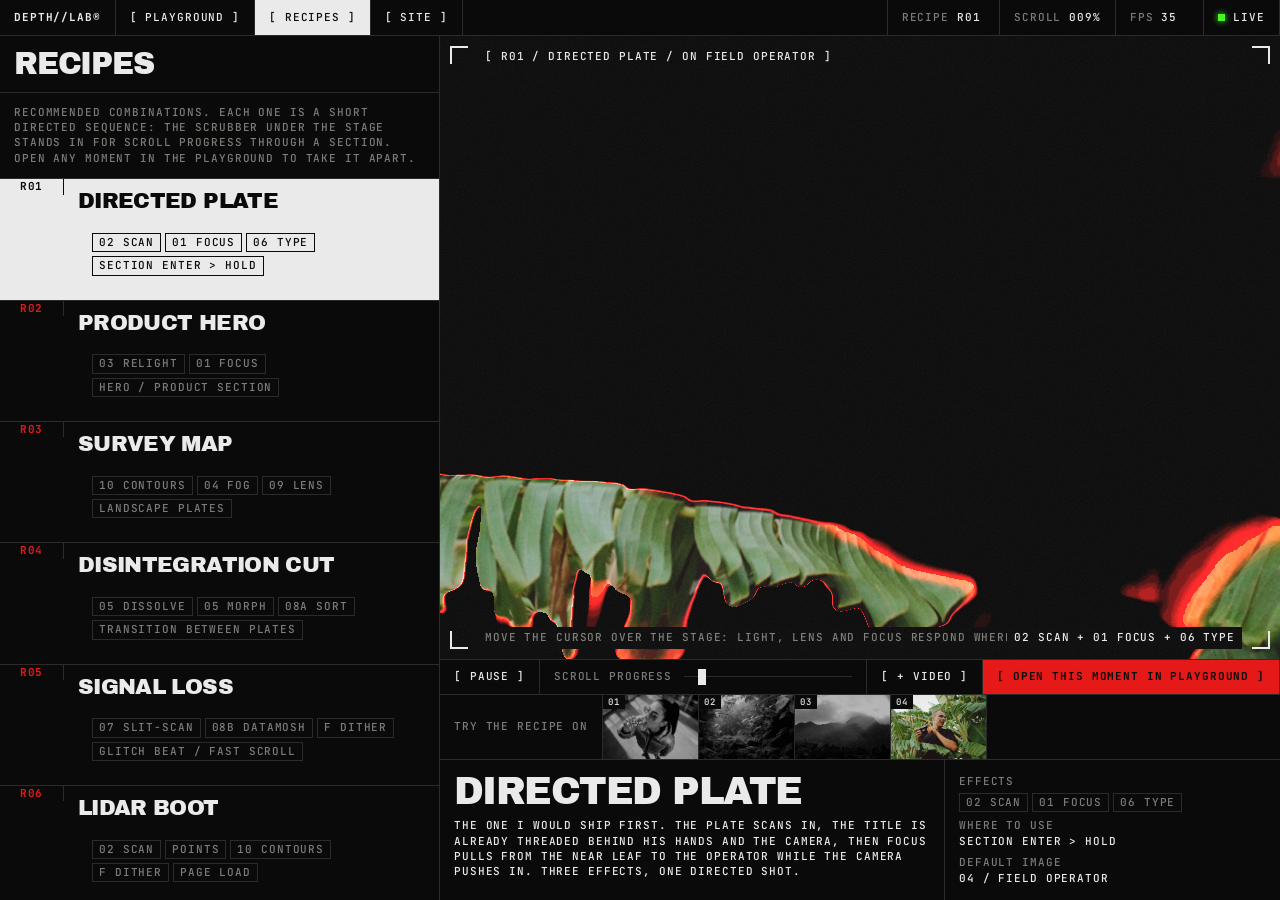
<file: lab/recipes.html>
<!DOCTYPE html>
<html lang="en">
<head>
<meta charset="utf-8">
<meta name="viewport" content="width=device-width, initial-scale=1">
<title>DEPTH//LAB® — Recipes</title>
<link rel="icon" href="data:image/svg+xml,<svg xmlns='http://www.w3.org/2000/svg' viewBox='0 0 16 16'><rect width='16' height='16' fill='%230A0A0A'/><rect x='3' y='3' width='10' height='10' fill='%23E61919'/></svg>">
<link rel="preconnect" href="https://fonts.googleapis.com"><link rel="preconnect" href="https://fonts.gstatic.com" crossorigin>
<link href="https://fonts.googleapis.com/css2?family=Archivo+Black&family=JetBrains+Mono:wght@400;500;700&display=swap" rel="stylesheet">
<link rel="stylesheet" href="lab.css">
</head>
<body>
<div class="top">
  <a class="brand" href="index.html">DEPTH//LAB®</a>
  <nav><a href="index.html">[ PLAYGROUND ]</a><a class="here" href="recipes.html">[ RECIPES ]</a><a class="hide-s" href="../index.html">[ SITE ]</a></nav>
  <span class="fill"></span>
  <span class="hide-s"><span class="dim">RECIPE</span><output id="ro-rcp">R01</output></span>
  <span class="hide-s"><span class="dim">SCROLL</span><output id="ro-t">000%</output></span>
  <span class="hide-s"><span class="dim">FPS</span><output id="ro-fps">00</output></span>
  <span class="sys"><i></i> LIVE</span>
</div>

<div class="work flip">
  <aside class="side">
    <h2 class="macro">RECIPES</h2>
    <p class="note">RECOMMENDED COMBINATIONS. EACH ONE IS A SHORT DIRECTED SEQUENCE: THE SCRUBBER UNDER THE STAGE STANDS IN FOR SCROLL PROGRESS THROUGH A SECTION. OPEN ANY MOMENT IN THE PLAYGROUND TO TAKE IT APART.</p>
    <div id="list"></div>
    <p class="note"><span class="red">NOT IN THIS LAB / 13 GAUSSIAN SPLATS.</span> TRUE WALK-AROUND 3D CANNOT BE MADE FROM ONE PHOTOGRAPH. IT NEEDS 30-100 FRAMES OR A SLOW VIDEO ORBIT OF THE SAME SCENE, CAPTURED AT THE SHOOT. IF A FUTURE SHOOT INCLUDES THAT, IT CAN BE ADDED AS ITS OWN VIEWER.</p>
  </aside>

  <div class="left" style="grid-template-rows:minmax(0,1fr) auto auto auto">
    <div class="stage" id="stage">
      <canvas id="gl"></canvas>
      <i class="br tl"></i><i class="br tr"></i><i class="br bl"></i><i class="br brr"></i>
      <span class="tag t1" id="tag-name">[ LOADING ]</span>
      <span class="tag t3">MOVE THE CURSOR OVER THE STAGE: LIGHT, LENS AND FOCUS RESPOND WHERE A RECIPE USES THEM</span>
      <span class="tag t2" id="tag-fx"></span>
    </div>
    <div class="scrub">
      <button id="b-play">[ PAUSE ]</button>
      <label style="padding:0 14px;gap:12px"><span class="dim">SCROLL PROGRESS</span><input id="t" type="range" min="0" max="1" step=".001" value="0" style="flex:1"></label>
      <button id="b-video">[ + VIDEO ]</button>
      <button class="go" id="b-open">[ OPEN THIS MOMENT IN PLAYGROUND ]</button>
      <input id="f-video" type="file" accept="video/*" hidden>
    </div>
    <div class="strip" id="images"><span class="lbl">TRY THE RECIPE ON</span></div>
    <div class="detail">
      <div><h2 class="macro" id="d-name">—</h2><p id="d-why"></p><p class="warn" id="d-warn">THIS RECIPE ENDS IN A VIDEO HANDOFF. LOAD A CLIP WITH [ + VIDEO ] TO SEE THE FINAL THIRD.</p></div>
      <dl><div><dt>EFFECTS</dt><dd id="d-fx" class="chips" style="display:flex;flex-wrap:wrap;gap:4px;margin-top:4px"></dd></div><div><dt>WHERE TO USE</dt><dd id="d-where"></dd></div><div><dt>DEFAULT IMAGE</dt><dd id="d-img"></dd></div></dl>
    </div>
  </div>
</div>

<script type="module">
import {createLab} from './engine.js';
import {RECIPES,LIBRARY} from './fx.js';
import {loadItem,fileToVideo,$,$$} from './shared.js';

const lab=createLab($('#gl'),{camera:false}),S=lab.S;
window.lab=lab;                                            // console access: lab.S.fogOn=1
let rcp=RECIPES[0],t=0,playing=true,imgA='';

$('#list').innerHTML=RECIPES.map(r=>`<button class="rcp" data-id="${r.id}"><b>${r.n}</b><div><h3>${r.name}</h3><div class="chips">${r.fx.map(f=>`<span class="chip">${f}</span>`).join('')}<span class="chip">${r.where}</span></div></div></button>`).join('');
const strip=$('#images');
LIBRARY.forEach(it=>{const el=document.createElement('div');el.className='thumb';el.dataset.id=it.id;el.innerHTML=`<img src="${it.src}" alt="${it.name}"><span class="nm">${it.id}</span>`;strip.append(el)});
const item=id=>LIBRARY.find(i=>i.id===id);

async function setA(id){const it=item(id),r=await loadItem(it);lab.setImage('A',r.color,r.depth,{edge:r.edge});imgA=id;
  $$('.thumb').forEach(x=>x.classList.toggle('a',x.dataset.id===id));$('#tag-name').textContent=`[ ${rcp.n} / ${rcp.name} / ON ${it.name} ]`}
async function setB(id){const it=item(id),r=await loadItem(it);lab.setImage('B',r.color,r.depth,{edge:r.edge})}
async function select(id){
  rcp=RECIPES.find(r=>r.id===id);t=0;
  $$('.rcp').forEach(b=>b.classList.toggle('sel',b.dataset.id===id));
  $('#ro-rcp').textContent=rcp.n;$('#d-name').textContent=rcp.name;$('#d-why').textContent=rcp.why;$('#d-where').textContent=rcp.where;
  $('#d-fx').innerHTML=rcp.fx.map(f=>`<span class="chip">${f}</span>`).join('');$('#d-img').textContent=`${rcp.image} / ${item(rcp.image).name}${rcp.B?`  >  ${rcp.B} / ${item(rcp.B).name}`:''}`;
  $('#tag-fx').textContent=rcp.fx.join(' + ');
  await setA(rcp.image);await setB(rcp.B||rcp.image);warn();
}
const warn=()=>$('#d-warn').classList.toggle('show',!!rcp.needsVideo&&!lab.info().hasVideo);

$('#list').addEventListener('click',e=>{const b=e.target.closest('.rcp');if(b)select(b.dataset.id)});
strip.addEventListener('click',e=>{const x=e.target.closest('.thumb');if(x)setA(x.dataset.id)});
$('#t').addEventListener('input',e=>{t=+e.target.value;playing=false;$('#b-play').textContent='[ PLAY ]'});
$('#b-play').onclick=()=>{playing=!playing;$('#b-play').textContent=playing?'[ PAUSE ]':'[ PLAY ]'};
$('#b-video').onclick=()=>$('#f-video').click();
$('#f-video').onchange=async e=>{const f=e.target.files[0];e.target.value='';if(f){lab.setVideo(await fileToVideo(f));warn()}};
$('#b-open').onclick=()=>{const st={...rcp.at(t)};if(st.lightOn)st.lightFollow=1;if(st.lensOn)st.lensFollow=1;
  localStorage.setItem('lab.handoff',JSON.stringify({state:st,image:imgA,B:rcp.B||imgA}));location.href='index.html#load'};

/* the recipe drives the whole state every frame; the cursor takes over light / lens / focus when it is on the stage */
const LOOP=11;let hold=0;
lab.onFrame=(now,dt)=>{
  if(playing){if(t>=1){hold+=dt;if(hold>1.6){t=0;hold=0}}else t=Math.min(1,t+dt/LOOP);$('#t').value=t}
  const st=rcp.at(t);if(lab.mouse.over){if(st.lightOn)st.lightFollow=1;if(st.lensOn)st.lensFollow=1;if(st.focusOn&&rcp.id!=='directed'&&rcp.id!=='living')st.focusFollow=1}
  Object.assign(S,st);
  $('#ro-t').textContent=String(Math.round(t*100)).padStart(3,'0')+'%';$('#ro-fps').textContent=String(lab.info().fps).padStart(2,'0');
};

await select(location.hash.slice(1)&&RECIPES.some(r=>r.id===location.hash.slice(1))?location.hash.slice(1):RECIPES[0].id);
lab.start();
</script>
</body>
</html>
</file>
<file: lab/lab.css>
/* DEPTH//LAB — tactical telemetry substrate, shared by playground + recipes */
:root{
  --bg:#0A0A0A;--fg:#EAEAEA;--dim:#7C7C78;--line:#2B2B2B;--red:#E61919;--green:#4AF626;--bar:36px;
  --macro:"Archivo Black","Helvetica Neue",Arial,sans-serif;--mono:"JetBrains Mono",ui-monospace,"SF Mono",Menlo,monospace;
}
*,*::before,*::after{box-sizing:border-box;margin:0;padding:0;border-radius:0}
html,body{height:100%;background:var(--bg);color:var(--fg)}
body{font:500 11px/1.4 var(--mono);letter-spacing:.08em;text-transform:uppercase;-webkit-font-smoothing:antialiased;overflow:hidden;display:grid;grid-template-rows:var(--bar) minmax(0,1fr)}
[hidden]{display:none!important}
a{color:inherit;text-decoration:none}
button,input,select,textarea{font:inherit;letter-spacing:inherit;text-transform:inherit;color:inherit;background:none;border:0}
button{cursor:pointer}
:focus-visible{outline:1px solid var(--red);outline-offset:-2px}
::selection{background:var(--red);color:var(--bg)}
.dim{color:var(--dim)}.red{color:var(--red)}
.macro{font-family:var(--macro);font-weight:400;letter-spacing:-.04em;line-height:.9}
* {scrollbar-width:thin;scrollbar-color:var(--line) transparent}

/* top bar */
.top{display:flex;border-bottom:1px solid var(--line);min-width:0}
.top>*{display:flex;align-items:center;gap:8px;padding:0 14px;border-right:1px solid var(--line);white-space:nowrap}
.top .brand{font-weight:700}
.top nav{gap:0;padding:0}
.top nav a{display:flex;align-items:center;height:100%;padding:0 14px;border-right:1px solid var(--line)}
.top nav a:last-child{border-right:0}
.top nav a:hover,.top nav a.here{background:var(--fg);color:var(--bg)}
.top .fill{flex:1}
.top output{font-variant-numeric:tabular-nums;min-width:4ch;display:inline-block}
.top .sys i{width:7px;height:7px;background:var(--green);box-shadow:0 0 6px var(--green)}

/* layout */
.work{display:grid;grid-template-columns:minmax(0,1fr) 420px;min-height:0}
.work.flip{grid-template-columns:440px minmax(0,1fr)}
.left{display:grid;grid-template-rows:minmax(0,1fr) auto auto;min-width:0;min-height:0}
.side{border-left:1px solid var(--line);overflow-y:auto;min-height:0}
.work.flip .side{border-left:0;border-right:1px solid var(--line)}

/* stage */
.stage{position:relative;min-height:0;overflow:hidden;cursor:grab}
.stage:active{cursor:grabbing}
.stage canvas{position:absolute;inset:0;width:100%;height:100%;display:block;touch-action:none}
.stage .br{position:absolute;width:18px;height:18px;border:2px solid var(--fg);pointer-events:none}
.stage .tl{left:10px;top:10px;border-right:0;border-bottom:0}.stage .tr{right:10px;top:10px;border-left:0;border-bottom:0}
.stage .bl{left:10px;bottom:10px;border-right:0;border-top:0}.stage .brr{right:10px;bottom:10px;border-left:0;border-top:0}
.stage .tag{position:absolute;background:var(--bg);padding:3px 7px;white-space:nowrap;pointer-events:none}
.stage .t1{left:38px;top:10px}.stage .t2{right:38px;bottom:10px;font-variant-numeric:tabular-nums}.stage .t3{left:38px;bottom:10px;color:var(--dim)}
.stage.over::after{content:"[ DROP IMAGE OR VIDEO ]";position:absolute;inset:0;display:grid;place-items:center;background:rgba(10,10,10,.8);border:2px solid var(--red);font-weight:700;color:var(--red)}
.stage::before{content:"";position:absolute;inset:0;pointer-events:none;z-index:2;opacity:.06;background-image:url("data:image/svg+xml;utf8,<svg xmlns='http://www.w3.org/2000/svg' width='220' height='220'><filter id='n'><feTurbulence type='fractalNoise' baseFrequency='.9' numOctaves='2' stitchTiles='stitch'/><feColorMatrix values='0 0 0 0 1  0 0 0 0 1  0 0 0 0 1  0 0 0 1 0'/></filter><rect width='100%' height='100%' filter='url(%23n)'/></svg>")}

/* strips */
.strip{display:flex;border-top:1px solid var(--line);min-width:0;overflow-x:auto}
.strip>*{flex:none;border-right:1px solid var(--line)}
.strip .lbl{display:flex;align-items:center;padding:0 14px;color:var(--dim)}
.strip button{padding:0 14px;height:34px;white-space:nowrap}
.strip button:hover{background:var(--fg);color:var(--bg)}
.strip button.hot{background:var(--red);color:var(--bg);font-weight:700}
.thumb{position:relative;width:96px;height:64px;display:block}
.thumb img{width:100%;height:100%;object-fit:cover;display:block;filter:grayscale(1) contrast(1.1);opacity:.7}
.thumb:hover img,.thumb.a img,.thumb.b img{filter:none;opacity:1}
.thumb .ab{position:absolute;left:0;bottom:0;display:flex}
.thumb .ab button{height:18px;padding:0 6px;background:var(--bg);border-right:1px solid var(--line);font-size:10px}
.thumb.a .ab button:first-child,.thumb.b .ab button:last-child{background:var(--red);color:var(--bg);font-weight:700}
.thumb .nm{position:absolute;left:0;top:0;background:var(--bg);padding:1px 5px;font-size:9px}

/* panel modules */
.mod{border-bottom:1px solid var(--line)}
.mod header{display:grid;grid-template-columns:44px minmax(0,1fr) auto;align-items:stretch;min-height:38px;cursor:pointer}
.mod header b{display:grid;place-items:center;border-right:1px solid var(--line);color:var(--red);font-weight:700}
.mod header h3{font:inherit;font-weight:700;display:flex;align-items:center;padding:0 12px}
.mod .tog{padding:0 14px;border-left:1px solid var(--line);color:var(--dim)}
.mod .tog:hover{background:var(--fg);color:var(--bg)}
.mod.on .tog{background:var(--red);color:var(--bg);font-weight:700}
.mod.on header{background:#141414}
.mod .body{display:none;padding:12px 14px 14px;border-top:1px solid var(--line)}
.mod.open .body{display:block}
.mod .what{color:var(--fg);max-width:60ch}
.mod .use{color:var(--dim);margin:8px 0 12px}
.mod .use::before{content:">>> "}
.row{display:grid;grid-template-columns:128px minmax(0,1fr) 52px;align-items:center;gap:10px;min-height:26px}
.row>span{color:var(--dim);white-space:nowrap;overflow:hidden;text-overflow:ellipsis}
.row output{text-align:right;font-variant-numeric:tabular-nums}
.row select,.row input[type=text]{grid-column:2/4;border:1px solid var(--line);padding:4px 6px;height:24px;background:var(--bg)}
.row select option{background:var(--bg)}
.row input[type=checkbox]{appearance:none;width:30px;height:14px;border:1px solid var(--fg);position:relative;cursor:pointer}
.row input[type=checkbox]::after{content:"";position:absolute;top:1px;left:1px;width:10px;height:10px;background:var(--dim)}
.row input[type=checkbox]:checked::after{left:17px;background:var(--red)}
input[type=range]{appearance:none;-webkit-appearance:none;width:100%;height:18px;background:linear-gradient(var(--line),var(--line)) center/100% 1px no-repeat;cursor:ew-resize}
input[type=range]::-webkit-slider-thumb{-webkit-appearance:none;width:8px;height:16px;background:var(--fg)}
input[type=range]::-moz-range-thumb{width:8px;height:16px;background:var(--fg);border:0}
input[type=range]:hover::-webkit-slider-thumb{background:var(--red)}
.side h2{padding:14px;border-bottom:1px solid var(--line);font-size:clamp(1.6rem,2.4vw,2.4rem)}
.side .note{padding:12px 14px;border-bottom:1px solid var(--line);color:var(--dim)}
.side textarea{display:block;width:100%;height:120px;padding:12px 14px;resize:vertical;text-transform:none;letter-spacing:.02em;color:var(--dim);border-bottom:1px solid var(--line)}

/* recipes */
.rcp{display:grid;grid-template-columns:64px minmax(0,1fr);border-bottom:1px solid var(--line);cursor:pointer;text-align:left;width:100%}
.rcp b{display:grid;place-items:center;border-right:1px solid var(--line);color:var(--red)}
.rcp div{padding:12px 14px}
.rcp h3{font-family:var(--macro);font-weight:400;font-size:1.35rem;letter-spacing:-.03em;line-height:1}
.rcp .chips{display:flex;flex-wrap:wrap;gap:4px;margin-top:8px}
.chip{border:1px solid var(--line);padding:1px 6px;color:var(--dim);white-space:nowrap}
.rcp:hover{background:#141414}
.rcp.sel{background:var(--fg);color:var(--bg)}
.rcp.sel b{color:var(--bg);border-color:var(--bg)}.rcp.sel .chip{color:var(--bg);border-color:var(--bg)}
.detail{display:grid;grid-template-columns:minmax(0,3fr) minmax(0,2fr);border-top:1px solid var(--line)}
.detail>*{padding:14px}
.detail>*+*{border-left:1px solid var(--line)}
.detail h2{font-size:clamp(1.8rem,3vw,3rem);margin-bottom:10px}
.detail p{max-width:70ch}
.detail dl{display:grid;gap:6px}
.detail dt{color:var(--dim)}
.scrub{display:grid;grid-template-columns:auto minmax(0,1fr) auto auto;align-items:center;border-top:1px solid var(--line)}
.scrub>*{height:34px;display:flex;align-items:center;padding:0 14px;border-right:1px solid var(--line)}
.scrub>*:last-child{border-right:0}
.scrub button:hover{background:var(--fg);color:var(--bg)}
.scrub .go{background:var(--red);color:var(--bg);font-weight:700}
.warn{border:1px solid var(--red);color:var(--red);padding:6px 8px;margin-top:10px;display:none}
.warn.show{display:block}

@media (max-width:900px){
  body{overflow:auto;height:auto}html{height:auto}
  .work,.work.flip{grid-template-columns:1fr}
  .left{grid-template-rows:60vh auto auto}
  .side{border:0;border-top:1px solid var(--line);overflow:visible}
  .detail{grid-template-columns:1fr}.detail>*+*{border-left:0;border-top:1px solid var(--line)}
  .top .hide-s{display:none}
}
</file>
